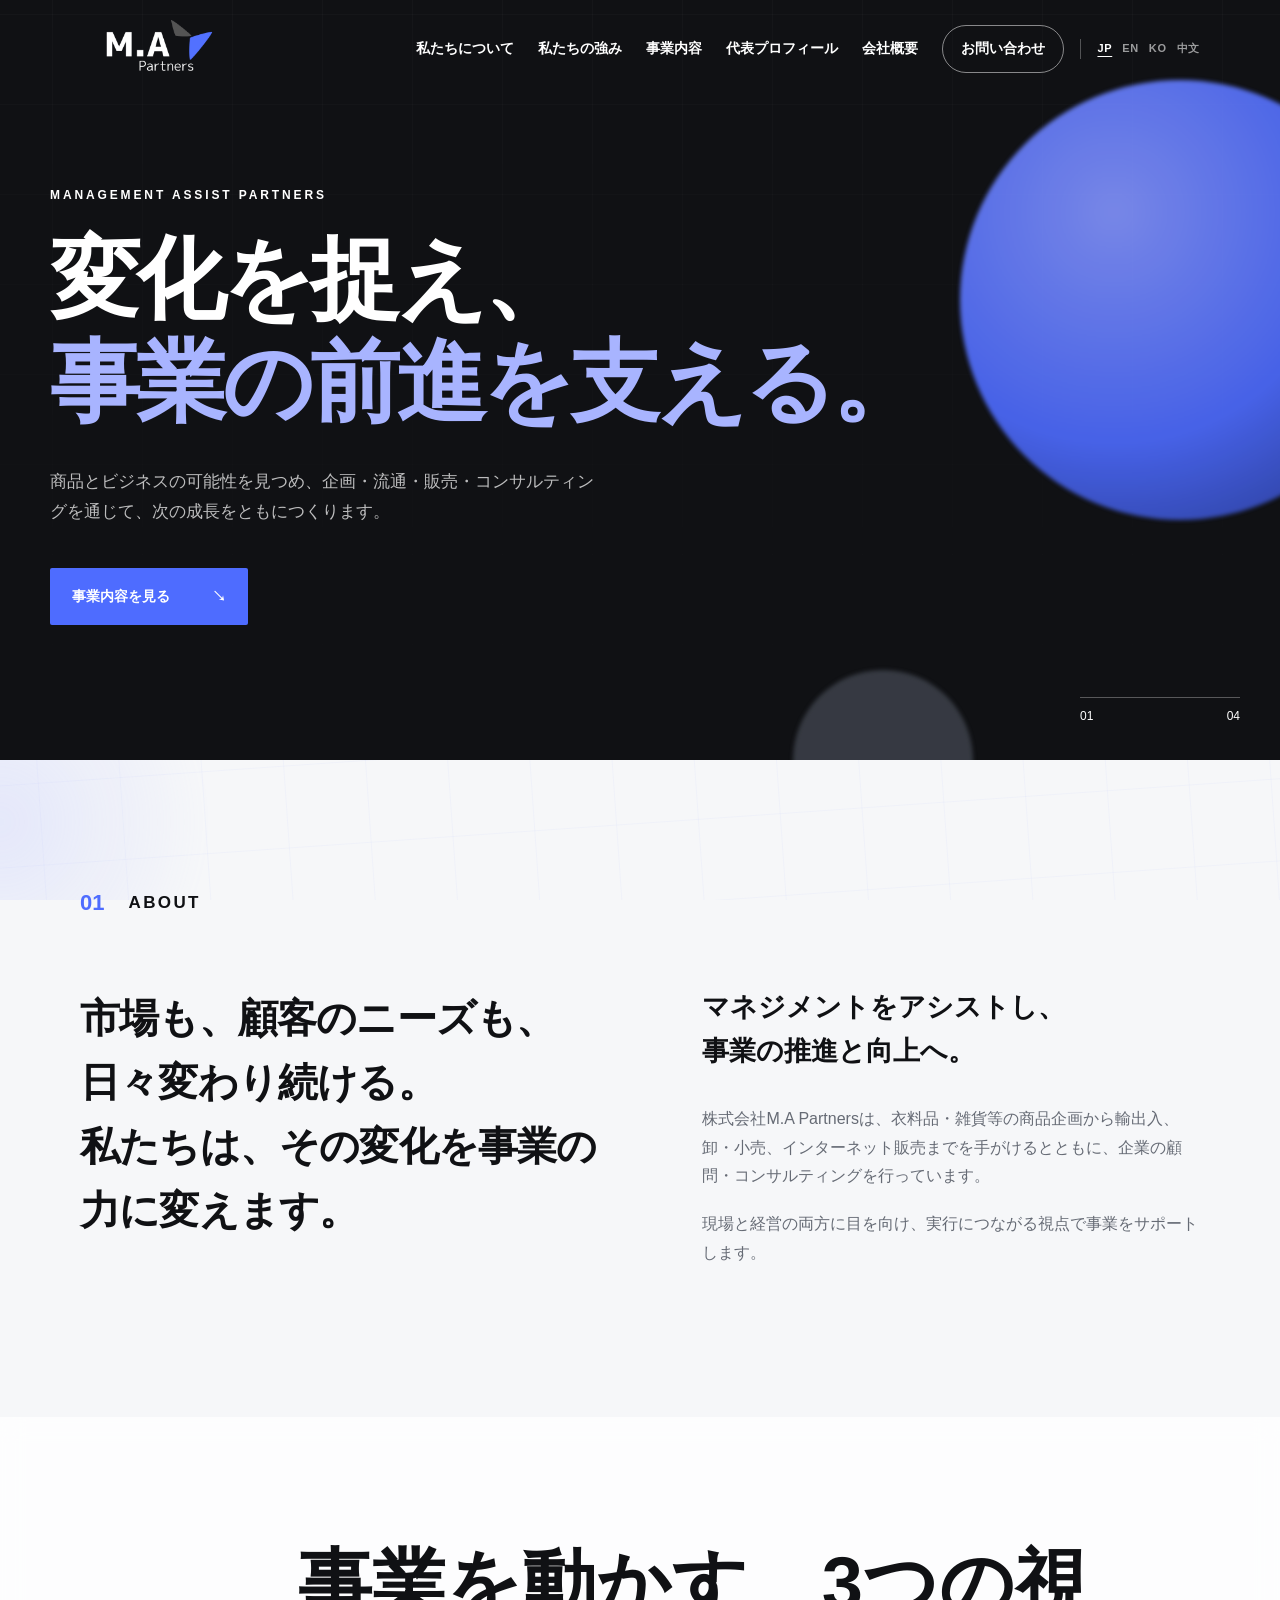
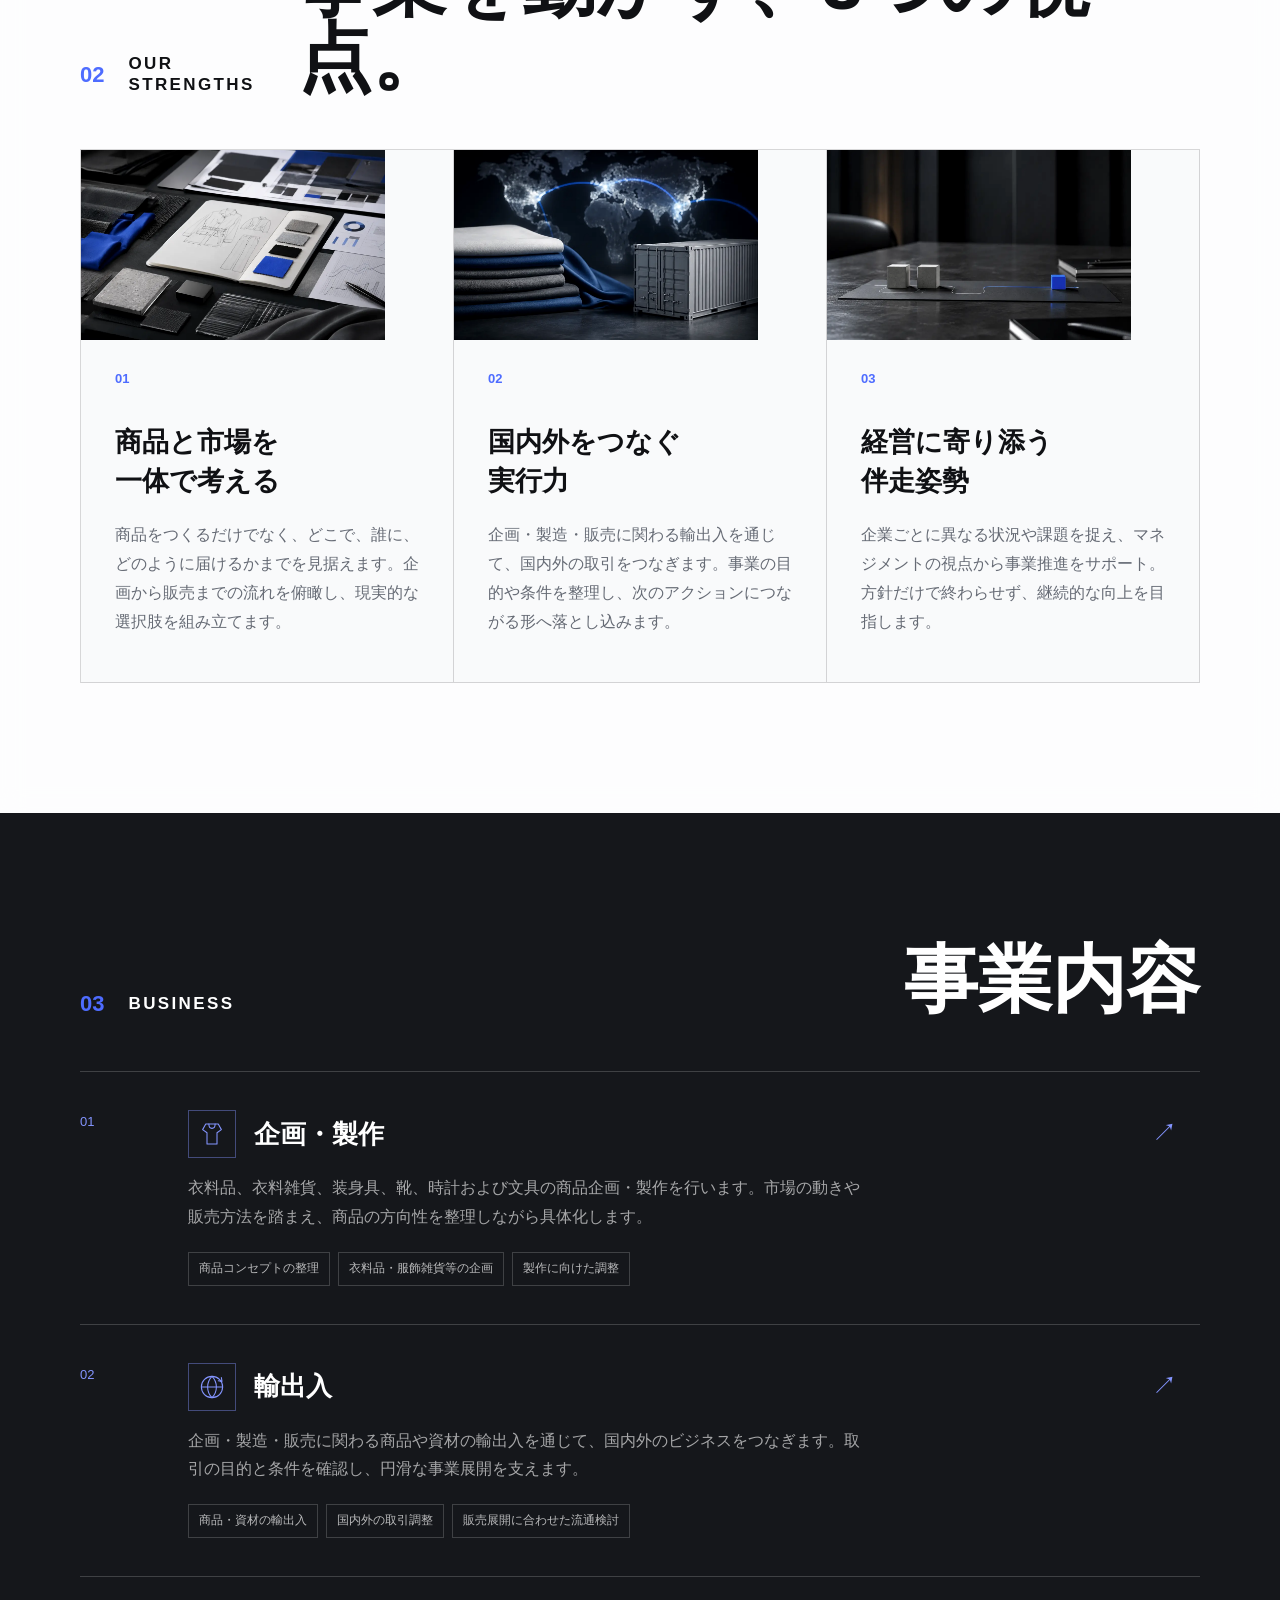
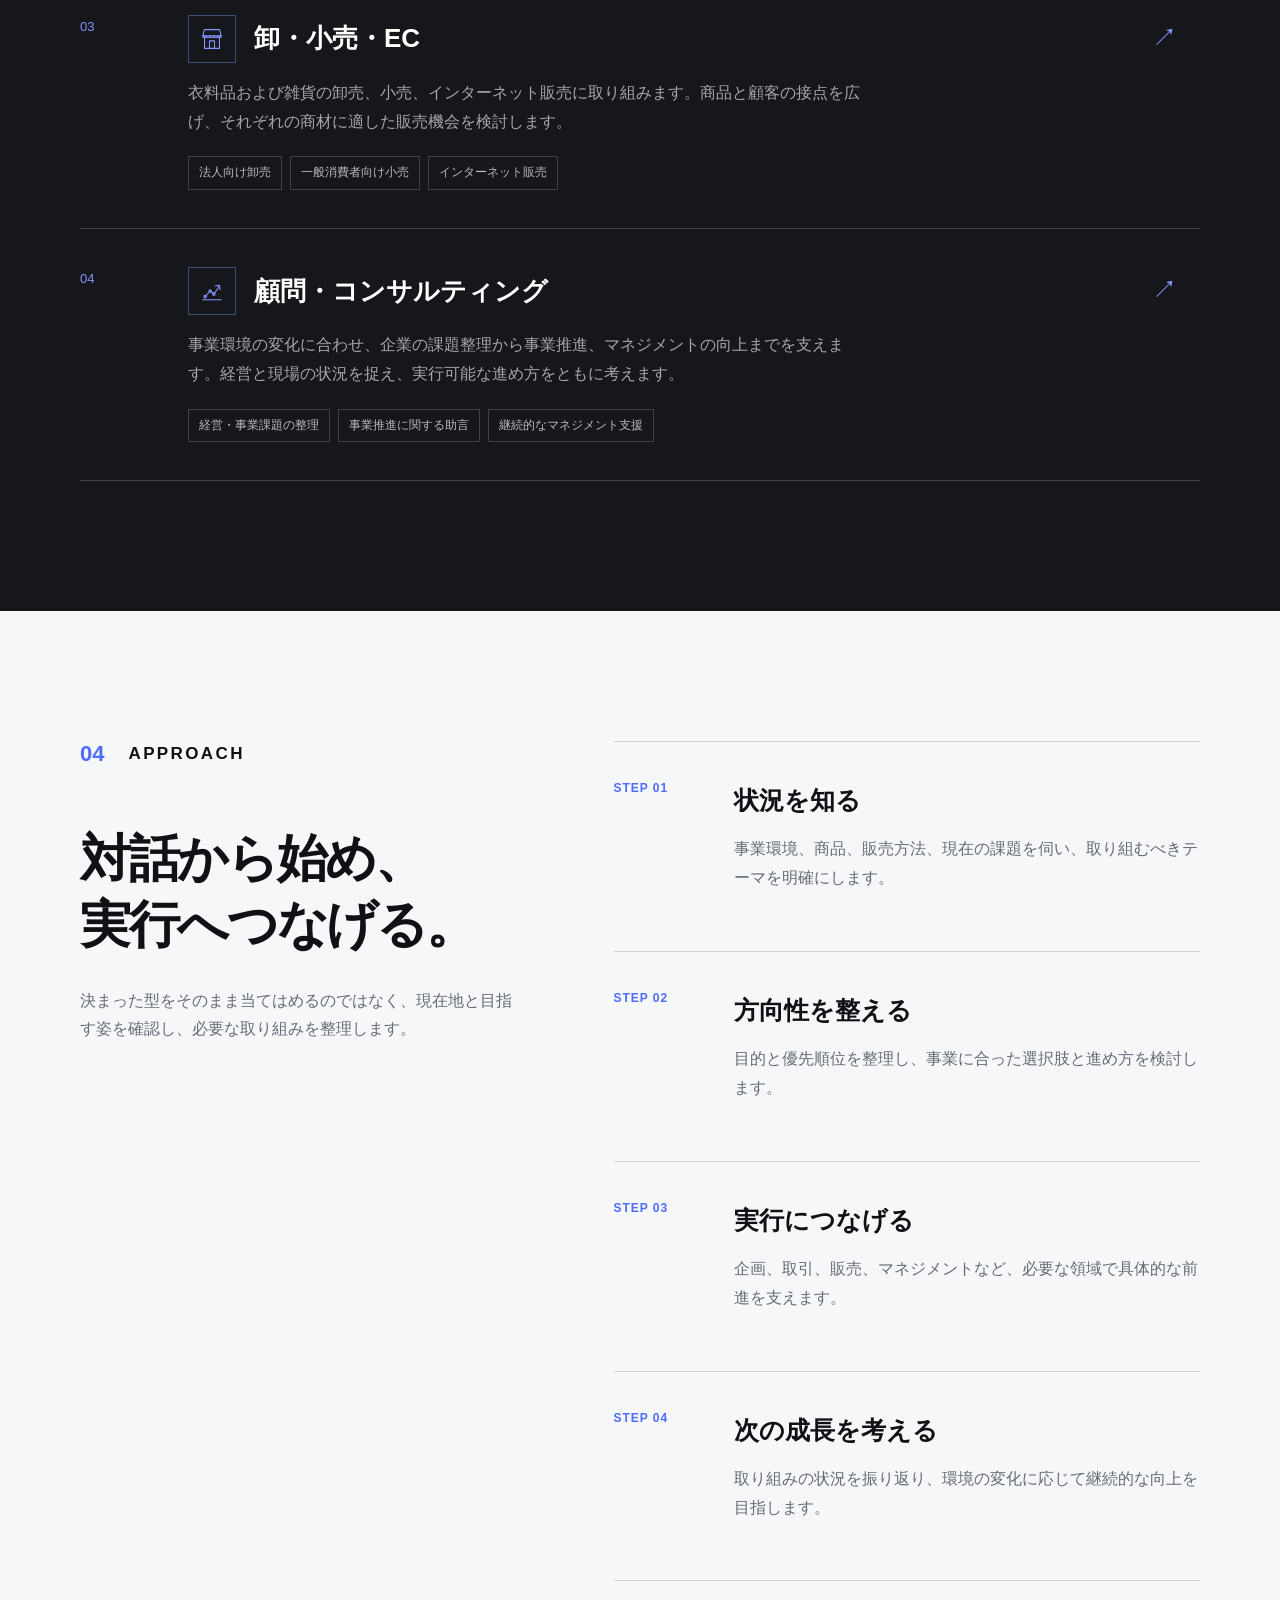
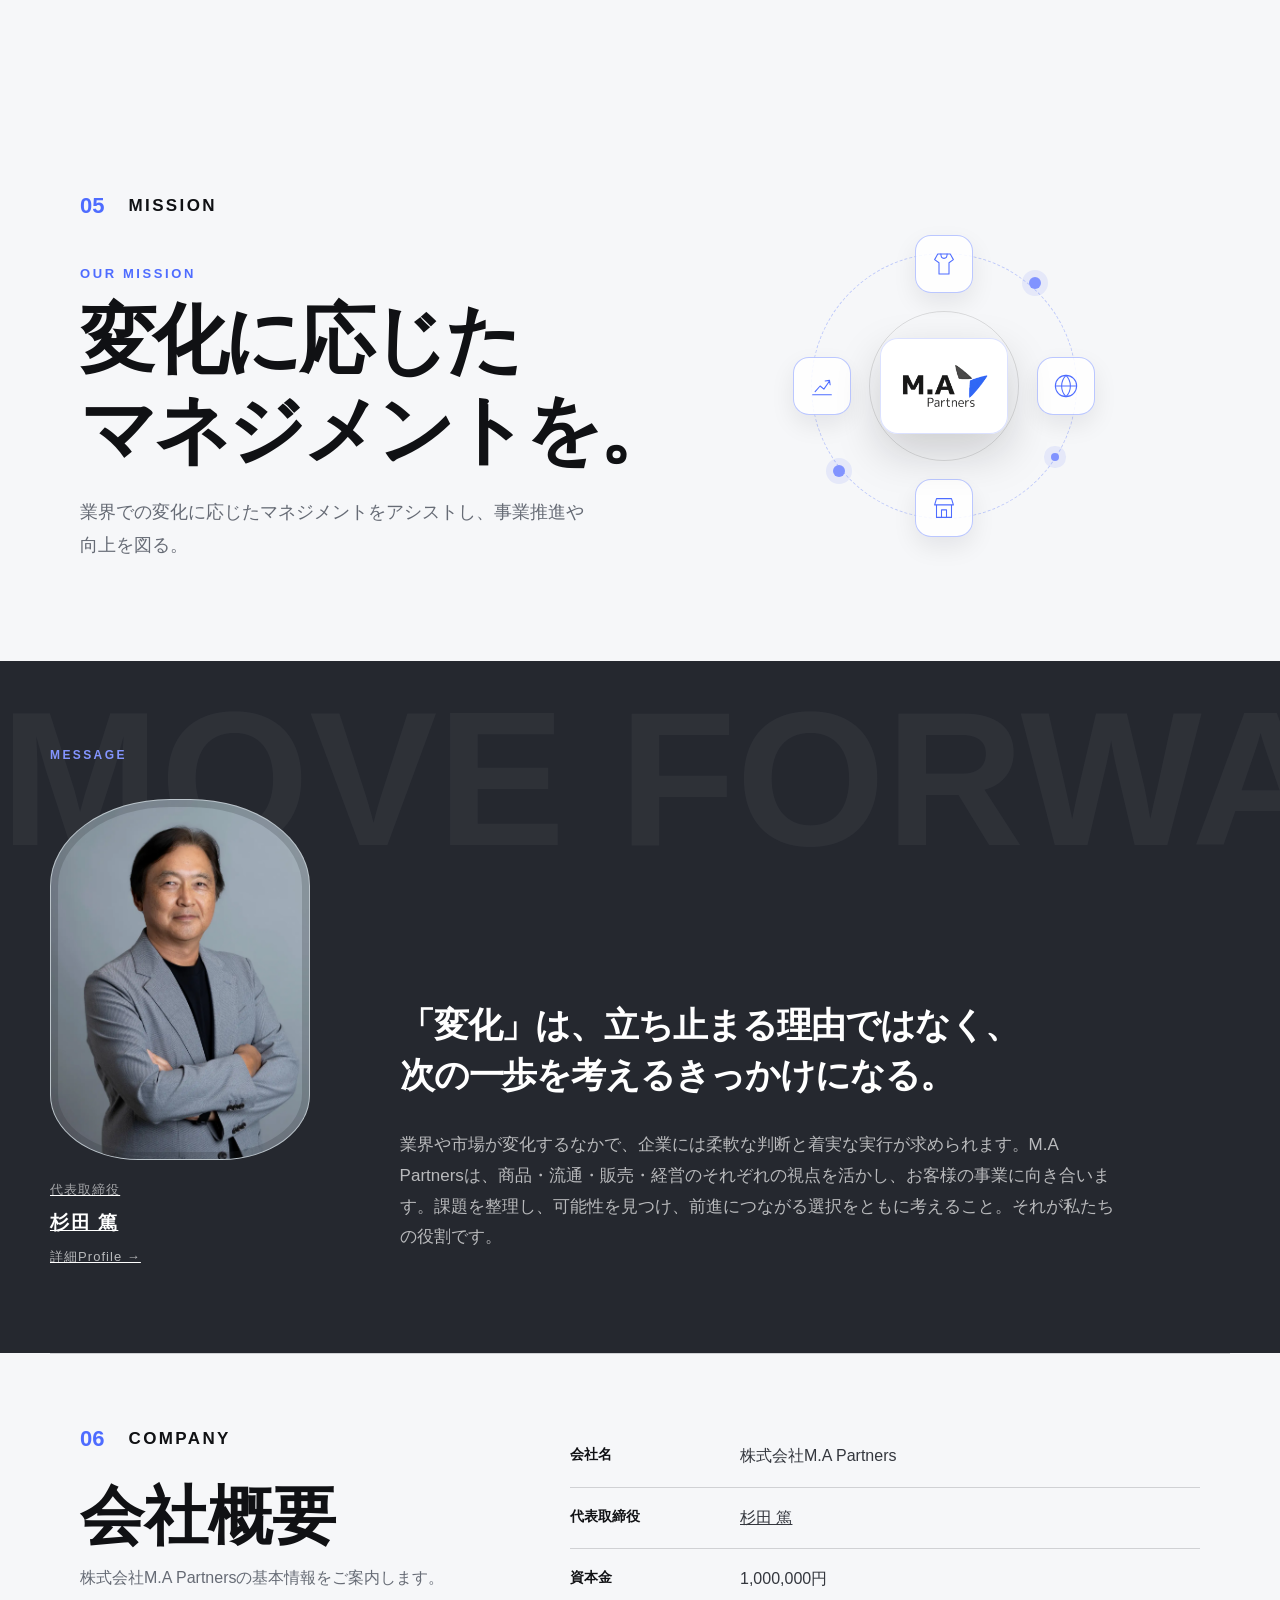
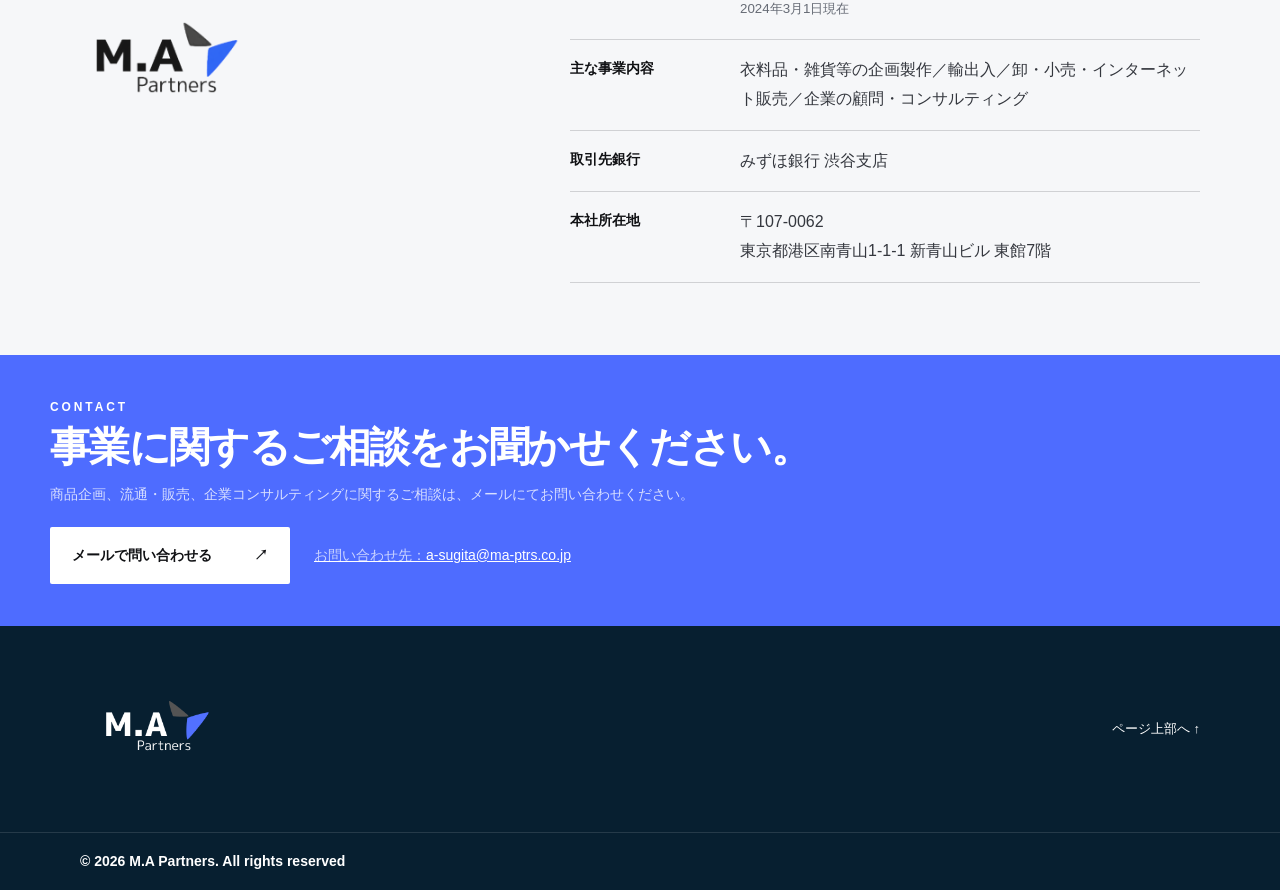
<file: index.html>
<!doctype html>
<html lang="ja">
<head>
  <!-- Google tag (gtag.js) -->
  <script async src="https://www.googletagmanager.com/gtag/js?id=G-1H1527GLEB"></script>
  <script>
    window.dataLayer = window.dataLayer || [];
    function gtag(){dataLayer.push(arguments);}
    gtag('js', new Date());
    gtag('config', 'G-1H1527GLEB');
  </script>
  <meta charset="utf-8">
  <meta name="viewport" content="width=device-width, initial-scale=1">
  <meta name="description" content="株式会社M.A Partnersは、衣料品・雑貨等の企画製作、輸出入、卸・小売・インターネット販売、企業コンサルティングを行っています。">
  <meta name="theme-color" content="#101114">
  <link rel="icon" href="/favicon.svg?v=4" type="image/svg+xml" sizes="any">
  <link rel="shortcut icon" href="/favicon.svg?v=4" type="image/svg+xml">
  <title>株式会社M.A Partners｜商品企画・輸出入・経営コンサルティング</title>
  <link rel="canonical" href="https://ma-ptrs.co.jp/">
  <meta property="og:type" content="website">
  <meta property="og:title" content="株式会社M.A Partners｜商品企画・輸出入・経営コンサルティング">
  <meta property="og:description" content="株式会社M.A Partnersは、衣料品・雑貨等の企画製作、輸出入、卸・小売・インターネット販売、企業コンサルティングを行っています。">
  <meta property="og:url" content="https://ma-ptrs.co.jp/">
  <meta property="og:site_name" content="株式会社M.A Partners">
  <meta name="twitter:card" content="summary">
  <link rel="alternate" hreflang="ja" href="https://ma-ptrs.co.jp/">
  <link rel="alternate" hreflang="en" href="https://ma-ptrs.co.jp/en/">
  <link rel="alternate" hreflang="ko" href="https://ma-ptrs.co.jp/ko/">
  <link rel="alternate" hreflang="zh-Hans" href="https://ma-ptrs.co.jp/zh/">
  <link rel="alternate" hreflang="x-default" href="https://ma-ptrs.co.jp/">
  <link rel="preload" href="assets/logo-light.png" as="image">
  <link rel="stylesheet" href="style.css">
</head>
<body>
  <a class="skip-link" href="#main">本文へ移動</a>
  <div class="ambient-bg" aria-hidden="true"><span class="ambient-grid"></span><span class="ambient-glow ambient-glow-a"></span><span class="ambient-glow ambient-glow-b"></span></div>
  <header class="site-header" id="top"><div class="header-inner"><a class="brand" href="#top" aria-label="M.A Partners ホーム"><img src="assets/logo-light.png" alt="M.A Partners"></a><button class="menu-button" type="button" aria-expanded="false" aria-controls="site-nav"><span></span><span></span><span></span><span class="sr-only">メニュー</span></button><nav class="site-nav" id="site-nav" aria-label="メインナビゲーション"><a href="#about">私たちについて</a><a href="#strengths">私たちの強み</a><a href="#business">事業内容</a><a href="/atsushi-sugita/">代表プロフィール</a><a href="#company">会社概要</a><a class="nav-contact" href="#contact">お問い合わせ</a><div class="language-switch" aria-label="言語選択"><a class="active" href="/" lang="ja" aria-current="page">JP</a><a href="/en/" lang="en">EN</a><a href="/ko/" lang="ko">KO</a><a href="/zh/" lang="zh-Hans">中文</a></div></nav></div></header>
  <main id="main">
    <section class="hero" aria-labelledby="hero-title"><div class="hero-grid"></div><div class="hero-orb hero-orb-one"></div><div class="hero-orb hero-orb-two"></div><div class="hero-inner"><p class="eyebrow">MANAGEMENT ASSIST PARTNERS</p><h1 id="hero-title"><span>変化を捉え、</span><span>事業の前進を支える。</span></h1><p class="hero-copy">商品とビジネスの可能性を見つめ、企画・流通・販売・コンサルティングを通じて、次の成長をともにつくります。</p><a class="button button-primary" href="#business">事業内容を見る <span aria-hidden="true">↘</span></a></div><div class="hero-index" aria-hidden="true"><span>01</span><span>04</span></div></section>
    <section class="section intro reveal" id="about"><div class="section-label"><span>01</span> ABOUT</div><div class="intro-body"><p class="lead">市場も、顧客のニーズも、日々変わり続ける。<br>私たちは、その変化を事業の力に変えます。</p><div class="intro-copy"><h2>マネジメントをアシストし、<br>事業の推進と向上へ。</h2><p>株式会社M.A Partnersは、衣料品・雑貨等の商品企画から輸出入、卸・小売、インターネット販売までを手がけるとともに、企業の顧問・コンサルティングを行っています。</p><p>現場と経営の両方に目を向け、実行につながる視点で事業をサポートします。</p></div></div></section>
    <section class="section strengths reveal" id="strengths"><div class="section-heading dark-heading"><div class="section-label"><span>02</span> OUR STRENGTHS</div><h2>事業を動かす、3つの視点。</h2></div><div class="strength-grid"><article class="strength-card reveal-child"><img class="strength-image" src="assets/strength-product.webp" alt="商品企画のためのデザイン画と生地サンプル" loading="lazy"><span>01</span><h3>商品と市場を<br>一体で考える</h3><p>商品をつくるだけでなく、どこで、誰に、どのように届けるかまでを見据えます。企画から販売までの流れを俯瞰し、現実的な選択肢を組み立てます。</p></article><article class="strength-card reveal-child"><img class="strength-image" src="assets/strength-global.webp" alt="繊維製品と物流を通じた国内外の取引イメージ" loading="lazy"><span>02</span><h3>国内外をつなぐ<br>実行力</h3><p>企画・製造・販売に関わる輸出入を通じて、国内外の取引をつなぎます。事業の目的や条件を整理し、次のアクションにつながる形へ落とし込みます。</p></article><article class="strength-card reveal-child"><img class="strength-image" src="assets/strength-advisory.webp" alt="企業と並走しながら前進する経営支援のイメージ" loading="lazy"><span>03</span><h3>経営に寄り添う<br>伴走姿勢</h3><p>企業ごとに異なる状況や課題を捉え、マネジメントの視点から事業推進をサポート。方針だけで終わらせず、継続的な向上を目指します。</p></article></div></section>
    <section class="section business reveal" id="business"><div class="section-heading"><div class="section-label light"><span>03</span> BUSINESS</div><h2>事業内容</h2></div><div class="service-list"><article class="service-card"><span class="service-number">01</span><div><div class="service-title"><span class="service-icon" aria-hidden="true"><svg viewBox="0 0 48 48"><path d="M14 8h20l5 9-7 5v18H16V22l-7-5 5-9Z"/><path d="M19 8c0 4 2 7 5 7s5-3 5-7"/></svg></span><h3>企画・製作</h3></div><p>衣料品、衣料雑貨、装身具、靴、時計および文具の商品企画・製作を行います。市場の動きや販売方法を踏まえ、商品の方向性を整理しながら具体化します。</p><ul><li>商品コンセプトの整理</li><li>衣料品・服飾雑貨等の企画</li><li>製作に向けた調整</li></ul></div><span class="service-mark" aria-hidden="true">↗</span></article><article class="service-card"><span class="service-number">02</span><div><div class="service-title"><span class="service-icon" aria-hidden="true"><svg viewBox="0 0 48 48"><circle cx="24" cy="24" r="17"/><path d="M7 24h34M24 7c5 5 7 10 7 17s-2 12-7 17c-5-5-7-10-7-17s2-12 7-17Z"/><path d="m34 14 6 1-1-6"/></svg></span><h3>輸出入</h3></div><p>企画・製造・販売に関わる商品や資材の輸出入を通じて、国内外のビジネスをつなぎます。取引の目的と条件を確認し、円滑な事業展開を支えます。</p><ul><li>商品・資材の輸出入</li><li>国内外の取引調整</li><li>販売展開に合わせた流通検討</li></ul></div><span class="service-mark" aria-hidden="true">↗</span></article><article class="service-card"><span class="service-number">03</span><div><div class="service-title"><span class="service-icon" aria-hidden="true"><svg viewBox="0 0 48 48"><path d="M9 19h30l-3-10H12L9 19Z"/><path d="M12 19v20h24V19M20 39V27h8v12"/><path d="M9 19c0 4 6 4 6 0 0 4 6 4 6 0 0 4 6 4 6 0 0 4 6 4 6 0 0 4 6 4 6 0"/></svg></span><h3>卸・小売・EC</h3></div><p>衣料品および雑貨の卸売、小売、インターネット販売に取り組みます。商品と顧客の接点を広げ、それぞれの商材に適した販売機会を検討します。</p><ul><li>法人向け卸売</li><li>一般消費者向け小売</li><li>インターネット販売</li></ul></div><span class="service-mark" aria-hidden="true">↗</span></article><article class="service-card"><span class="service-number">04</span><div><div class="service-title"><span class="service-icon" aria-hidden="true"><svg viewBox="0 0 48 48"><path d="M9 38h30M13 33l8-9 6 5 9-13"/><path d="m29 16 7-1 1 7"/><circle cx="13" cy="33" r="2"/><circle cx="21" cy="24" r="2"/><circle cx="27" cy="29" r="2"/></svg></span><h3>顧問・コンサルティング</h3></div><p>事業環境の変化に合わせ、企業の課題整理から事業推進、マネジメントの向上までを支えます。経営と現場の状況を捉え、実行可能な進め方をともに考えます。</p><ul><li>経営・事業課題の整理</li><li>事業推進に関する助言</li><li>継続的なマネジメント支援</li></ul></div><span class="service-mark" aria-hidden="true">↗</span></article></div></section>
    <section class="section approach reveal" id="approach"><div class="approach-copy"><div class="section-label"><span>04</span> APPROACH</div><h2><span>対話から始め、</span><span>実行へつなげる。</span></h2><p>決まった型をそのまま当てはめるのではなく、現在地と目指す姿を確認し、必要な取り組みを整理します。</p></div><ol class="approach-steps"><li><span>STEP 01</span><div><h3>状況を知る</h3><p>事業環境、商品、販売方法、現在の課題を伺い、取り組むべきテーマを明確にします。</p></div></li><li><span>STEP 02</span><div><h3>方向性を整える</h3><p>目的と優先順位を整理し、事業に合った選択肢と進め方を検討します。</p></div></li><li><span>STEP 03</span><div><h3>実行につなげる</h3><p>企画、取引、販売、マネジメントなど、必要な領域で具体的な前進を支えます。</p></div></li><li><span>STEP 04</span><div><h3>次の成長を考える</h3><p>取り組みの状況を振り返り、環境の変化に応じて継続的な向上を目指します。</p></div></li></ol></section>
    <section class="section mission reveal"><div class="mission-panel"><div class="section-label"><span>05</span> MISSION</div><p class="mission-kicker">OUR MISSION</p><h2><span>変化に応じた</span><span>マネジメントを。</span></h2><p>業界での変化に応じたマネジメントをアシストし、事業推進や向上を図る。</p></div><div class="mission-graphic" aria-hidden="true"><div class="motion-system"><span class="motion-ring motion-ring-outer"></span><span class="motion-ring motion-ring-inner"></span><div class="motion-core"><img src="assets/logo-dark.png" alt=""></div><div class="motion-orbit"><span class="motion-node node-one"><span><svg viewBox="0 0 48 48"><path d="M14 8h20l5 9-7 5v18H16V22l-7-5 5-9Z"/><path d="M19 8c0 4 2 7 5 7s5-3 5-7"/></svg></span></span><span class="motion-node node-two"><span><svg viewBox="0 0 48 48"><circle cx="24" cy="24" r="17"/><path d="M7 24h34M24 7c5 5 7 10 7 17s-2 12-7 17c-5-5-7-10-7-17s2-12 7-17Z"/></svg></span></span><span class="motion-node node-three"><span><svg viewBox="0 0 48 48"><path d="M9 19h30l-3-10H12L9 19ZM12 19v20h24V19M20 39V27h8v12"/></svg></span></span><span class="motion-node node-four"><span><svg viewBox="0 0 48 48"><path d="M9 38h30M13 33l8-9 6 5 9-13m-7 0 7-1 1 7"/></svg></span></span></div><span class="motion-dot dot-one"></span><span class="motion-dot dot-two"></span><span class="motion-dot dot-three"></span></div></div></section>
    <section class="message reveal"><div class="message-track" aria-hidden="true">MOVE FORWARD · MOVE FORWARD ·</div><div class="message-inner"><p class="message-en">MESSAGE</p><div class="message-layout"><div class="message-copy"><blockquote><span>「変化」は、立ち止まる理由ではなく、</span><span>次の一歩を考えるきっかけになる。</span></blockquote><p style="margin-left:0">業界や市場が変化するなかで、企業には柔軟な判断と着実な実行が求められます。M.A Partnersは、商品・流通・販売・経営のそれぞれの視点を活かし、お客様の事業に向き合います。課題を整理し、可能性を見つけ、前進につながる選択をともに考えること。それが私たちの役割です。</p></div><div class="message-portrait"><div class="message-photo-frame"><img src="assets/representative.webp" alt="代表取締役 杉田 篤"></div><figcaption><span>代表取締役</span><strong>杉田 篤</strong><a href="/atsushi-sugita/" aria-label="代表取締役 杉田 篤の詳細プロフィールを見る" style="color:rgba(255,255,255,.68);font-size:13px;letter-spacing:.08em;text-decoration:none;width:max-content">詳細Profile →</a></figcaption></div></div></div></section>
    <section class="section company reveal" id="company"><div class="company-intro"><div class="section-label"><span>06</span> COMPANY</div><h2>会社概要</h2><p>株式会社M.A Partnersの基本情報をご案内します。</p><img class="company-logo" src="assets/logo-dark.png" alt="M.A Partners"></div><dl class="company-table"><div><dt>会社名</dt><dd>株式会社M.A Partners</dd></div><div><dt>代表取締役</dt><dd><a href="/atsushi-sugita/">杉田 篤</a></dd></div><div><dt>資本金</dt><dd>1,000,000円<br><small>2024年3月1日現在</small></dd></div><div><dt>主な事業内容</dt><dd>衣料品・雑貨等の企画製作／輸出入／卸・小売・インターネット販売／企業の顧問・コンサルティング</dd></div><div><dt>取引先銀行</dt><dd>みずほ銀行 渋谷支店</dd></div><div><dt>本社所在地</dt><dd>〒107-0062<br><span class="address-line">東京都港区南青山1-1-1 新青山ビル 東館7階</span></dd></div></dl></section>
    <section class="contact" id="contact"><div class="contact-inner"><div class="contact-title"><p class="eyebrow">CONTACT</p><h2>事業に関するご相談をお聞かせください。</h2><p class="contact-description">商品企画、流通・販売、企業コンサルティングに関するご相談は、メールにてお問い合わせください。</p></div><div class="contact-actions"><a class="button button-light" href="mailto:a-sugita@ma-ptrs.co.jp?subject=M.A%20Partners%E3%81%B8%E3%81%AE%E3%81%8A%E5%95%8F%E3%81%84%E5%90%88%E3%82%8F%E3%81%9B">メールで問い合わせる <span aria-hidden="true">↗</span></a><a class="email" href="mailto:a-sugita@ma-ptrs.co.jp"><span>お問い合わせ先：</span>a-sugita@ma-ptrs.co.jp</a></div></div></section>
  </main>
  <footer class="site-footer"><div class="footer-main"><img src="assets/logo-light.png" alt="M.A Partners"><a href="#top">ページ上部へ ↑</a></div><div class="footer-copyright">© 2026 M.A Partners. All rights reserved</div></footer><script src="script.js"></script>
</body>
</html>
</file>
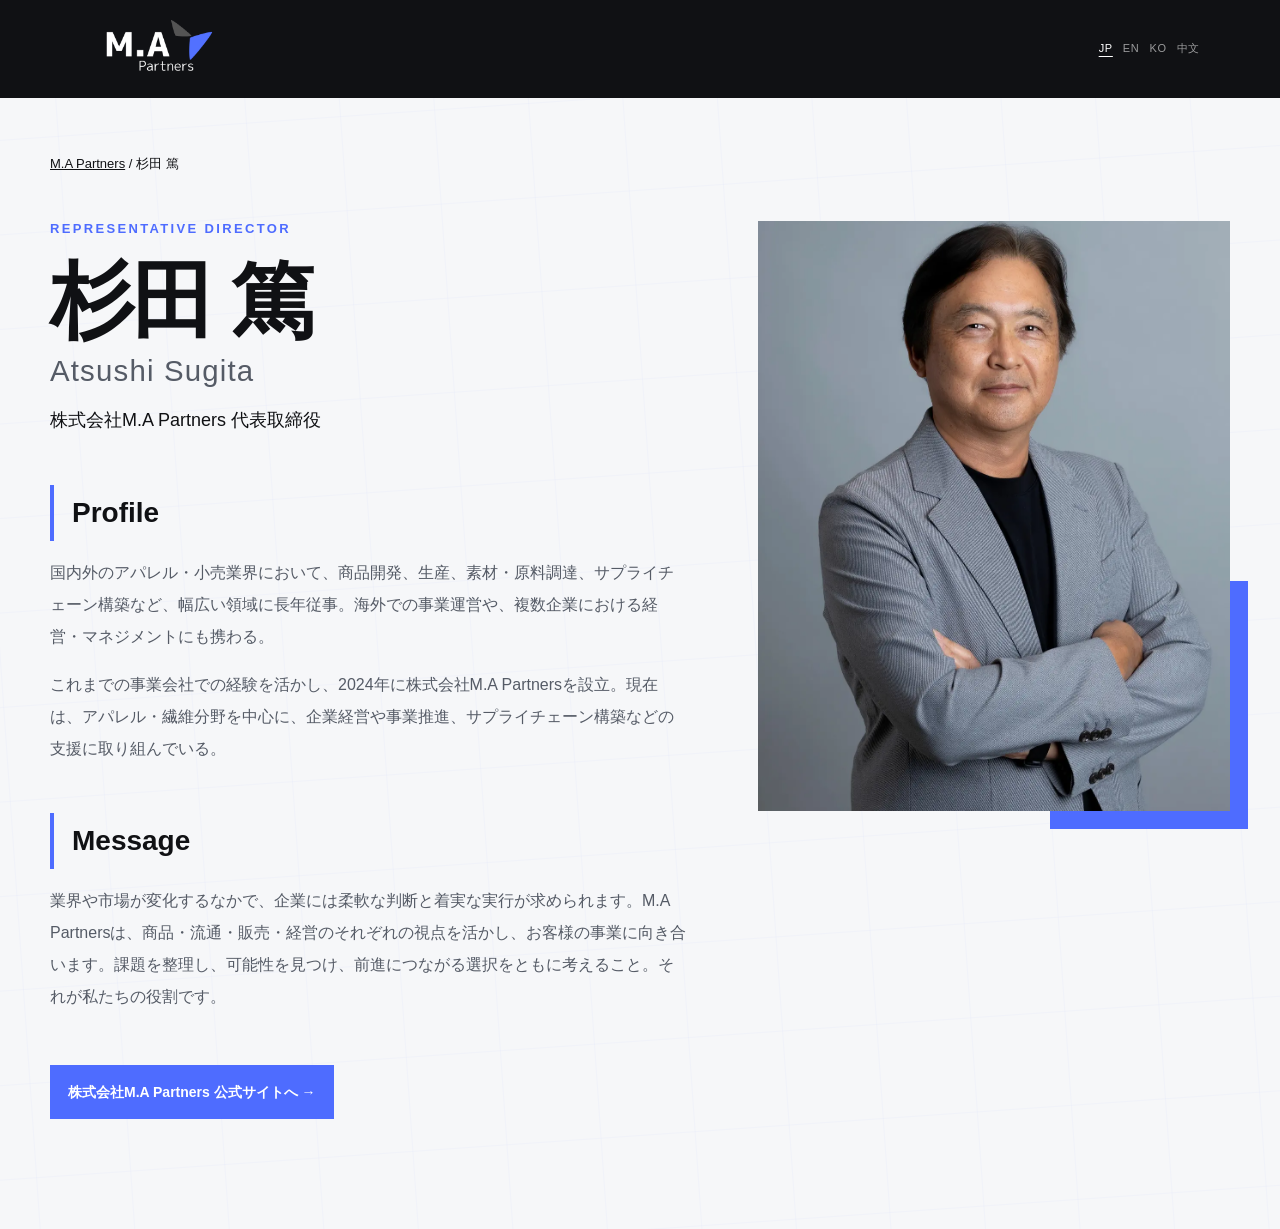
<file: atsushi-sugita/index.html>
<!doctype html><html lang="ja"><head><meta charset="utf-8"><meta name="viewport" content="width=device-width,initial-scale=1"><title>杉田 篤（Atsushi Sugita）｜株式会社M.A Partners 代表取締役</title><meta name="description" content="株式会社M.A Partners 代表取締役 杉田 篤（Atsushi Sugita）のプロフィール。国内外のアパレル・小売業界において、商品開発、生産、素材・原料調達、サプライチェーン構築など幅広い領域に従事。"><meta name="robots" content="index,follow,max-image-preview:large,max-snippet:-1,max-video-preview:-1"><link rel="canonical" href="https://ma-ptrs.co.jp/atsushi-sugita/"><link rel="alternate" hreflang="ja" href="https://ma-ptrs.co.jp/atsushi-sugita/"><link rel="alternate" hreflang="en" href="https://ma-ptrs.co.jp/en/atsushi-sugita/"><link rel="alternate" hreflang="ko" href="https://ma-ptrs.co.jp/ko/atsushi-sugita/"><link rel="alternate" hreflang="zh-Hans" href="https://ma-ptrs.co.jp/zh/atsushi-sugita/"><link rel="alternate" hreflang="x-default" href="https://ma-ptrs.co.jp/atsushi-sugita/"><link rel="icon" href="/favicon.svg" type="image/svg+xml" sizes="any"><link rel="shortcut icon" href="/favicon.svg"><meta property="og:type" content="profile"><meta property="og:title" content="杉田 篤（Atsushi Sugita）｜株式会社M.A Partners 代表取締役"><meta property="og:description" content="株式会社M.A Partners 代表取締役 杉田 篤（Atsushi Sugita）のプロフィールページです。"><meta property="og:url" content="https://ma-ptrs.co.jp/atsushi-sugita/"><meta property="og:site_name" content="株式会社M.A Partners"><meta name="twitter:card" content="summary"><link rel="stylesheet" href="../style.css"><script type="application/ld+json">{"@context":"https://schema.org","@type":"Person","name":"杉田 篤","alternateName":"Atsushi Sugita","url":"https://ma-ptrs.co.jp/atsushi-sugita/","image":"https://ma-ptrs.co.jp/assets/representative.webp","jobTitle":"代表取締役","description":"国内外のアパレル・小売業界において、商品開発、生産、素材・原料調達、サプライチェーン構築など幅広い領域に長年従事。海外での事業運営や複数企業における経営・マネジメントにも携わる。","worksFor":{"@type":"Organization","name":"株式会社M.A Partners","url":"https://ma-ptrs.co.jp/"}}</script><style>body{background:#f6f7f9}.profile-page{min-height:100vh;color:#101114;background:#f6f7f9;position:relative;overflow:hidden}.profile-page:before{content:"";position:absolute;inset:0;pointer-events:none;opacity:.28;background-image:linear-gradient(rgba(78,108,255,.10) 1px,transparent 1px),linear-gradient(90deg,rgba(78,108,255,.10) 1px,transparent 1px);background-size:82px 82px;transform:rotate(-4deg) scale(1.15)}.profile-header{height:98px;background:#101114;position:relative;z-index:2}.profile-header-inner{max-width:1180px;height:98px;padding:0 30px;margin:auto;display:flex;align-items:center;justify-content:space-between}.profile-logo,.profile-logo img{display:block;width:154px;height:auto}.profile-lang{display:flex;align-items:center;gap:10px;font-size:11px;letter-spacing:.06em}.profile-lang a{color:rgba(255,255,255,.58);text-decoration:none}.profile-lang a.active{color:#fff;text-decoration:underline;text-underline-offset:4px}.profile-wrap{width:min(1180px,calc(100% - 60px));margin:0 auto;padding:54px 0 110px;position:relative;z-index:1}.profile-breadcrumb{font-size:13px;margin:0 0 42px}.profile-breadcrumb a{color:inherit}.profile-grid{display:grid;grid-template-columns:minmax(0,1.15fr) minmax(300px,.85fr);gap:70px;align-items:start}.profile-kicker{font-size:13px;letter-spacing:.18em;font-weight:700;margin:0 0 18px;color:#4e6cff}.profile-title{font-size:clamp(42px,7vw,84px);line-height:1.02;letter-spacing:-.04em;margin:0 0 18px}.profile-title span{display:block;font-size:.35em;letter-spacing:.04em;margin-top:12px;font-weight:500;color:#555b66}.profile-role{font-size:18px;margin:0 0 38px}.profile-copy{font-size:16px;line-height:2;max-width:680px}.profile-copy p{color:#555b66}.profile-copy h2{font-size:28px;margin:48px 0 16px;padding-left:18px;border-left:4px solid #4e6cff}.profile-photo{position:relative;margin-top:4px}.profile-photo:after{content:"";position:absolute;right:-18px;bottom:-18px;width:42%;height:42%;background:#4e6cff;z-index:-1}.profile-photo img{width:100%;display:block;aspect-ratio:4/5;object-fit:cover;position:relative;z-index:1}.profile-back{display:inline-flex;margin-top:36px;padding:13px 18px;background:#4e6cff;color:#fff;text-decoration:none;font-size:14px;font-weight:700}@media(max-width:760px){.profile-header,.profile-header-inner{height:72px}.profile-header-inner{padding:0 20px}.profile-logo,.profile-logo img{width:130px}.profile-wrap{width:calc(100% - 40px);padding:36px 0 72px}.profile-breadcrumb{margin-bottom:34px}.profile-grid{grid-template-columns:1fr;gap:42px}.profile-photo{order:-1;margin:0 14px 10px 0}.profile-photo:after{right:-12px;bottom:-12px}.profile-title{font-size:48px}}</style></head><body><main class="profile-page"><header class="profile-header"><div class="profile-header-inner"><a class="profile-logo" href="/" aria-label="M.A Partners ホームへ"><img src="../assets/logo-light.png" alt="M.A Partners"></a><div class="profile-lang" aria-label="言語選択"><a class="active" href="/atsushi-sugita/" lang="ja">JP</a><a href="/en/atsushi-sugita/" lang="en">EN</a><a href="/ko/atsushi-sugita/" lang="ko">KO</a><a href="/zh/atsushi-sugita/" lang="zh-Hans">中文</a></div></div></header><div class="profile-wrap"><nav class="profile-breadcrumb" aria-label="パンくず"><a href="/">M.A Partners</a> / 杉田 篤</nav><div class="profile-grid"><article><p class="profile-kicker">REPRESENTATIVE DIRECTOR</p><h1 class="profile-title">杉田 篤<span>Atsushi Sugita</span></h1><p class="profile-role">株式会社M.A Partners 代表取締役</p><div class="profile-copy"><h2>Profile</h2><p>国内外のアパレル・小売業界において、商品開発、生産、素材・原料調達、サプライチェーン構築など、幅広い領域に長年従事。海外での事業運営や、複数企業における経営・マネジメントにも携わる。</p><p>これまでの事業会社での経験を活かし、2024年に株式会社M.A Partnersを設立。現在は、アパレル・繊維分野を中心に、企業経営や事業推進、サプライチェーン構築などの支援に取り組んでいる。</p><h2>Message</h2><p>業界や市場が変化するなかで、企業には柔軟な判断と着実な実行が求められます。M.A Partnersは、商品・流通・販売・経営のそれぞれの視点を活かし、お客様の事業に向き合います。課題を整理し、可能性を見つけ、前進につながる選択をともに考えること。それが私たちの役割です。</p><a class="profile-back" href="/">株式会社M.A Partners 公式サイトへ →</a></div></article><aside class="profile-photo"><img src="../assets/representative.webp" alt="株式会社M.A Partners 代表取締役 杉田 篤（Atsushi Sugita）"></aside></div></div></main></body></html>
</file>
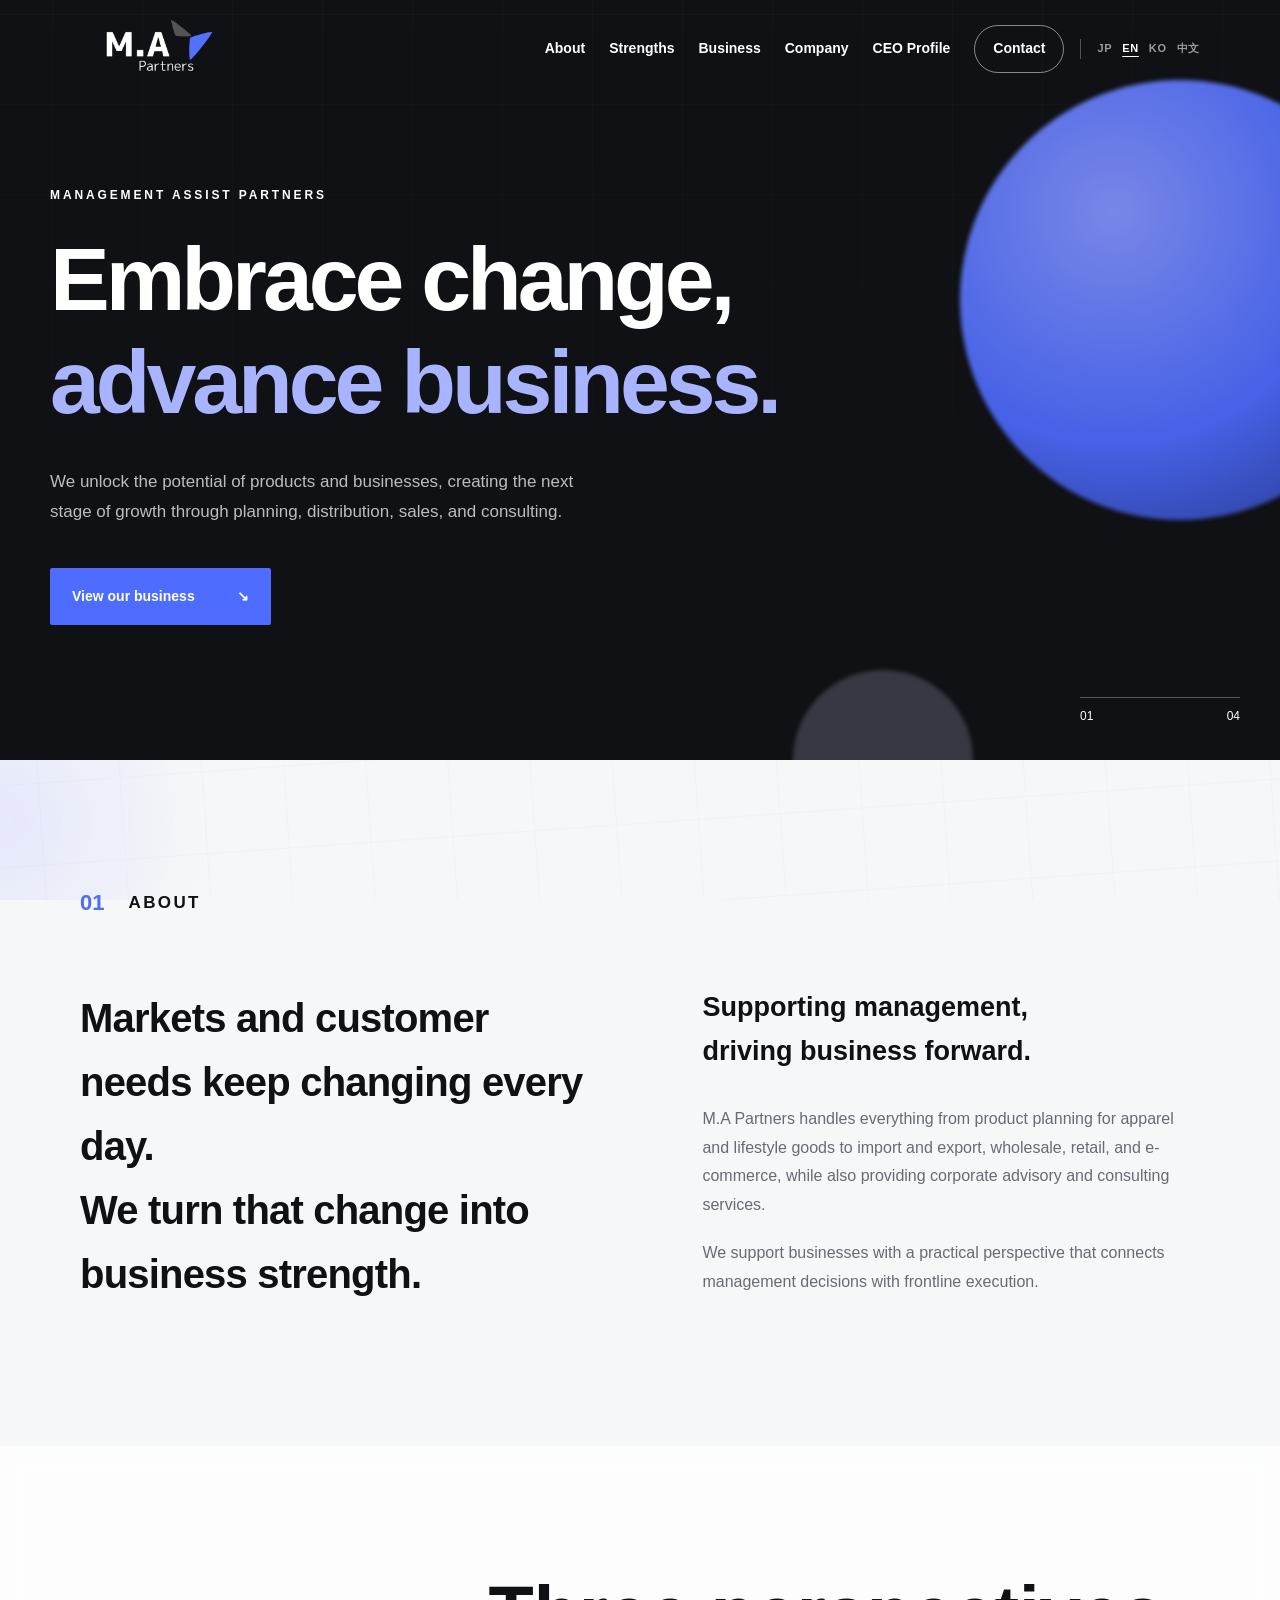
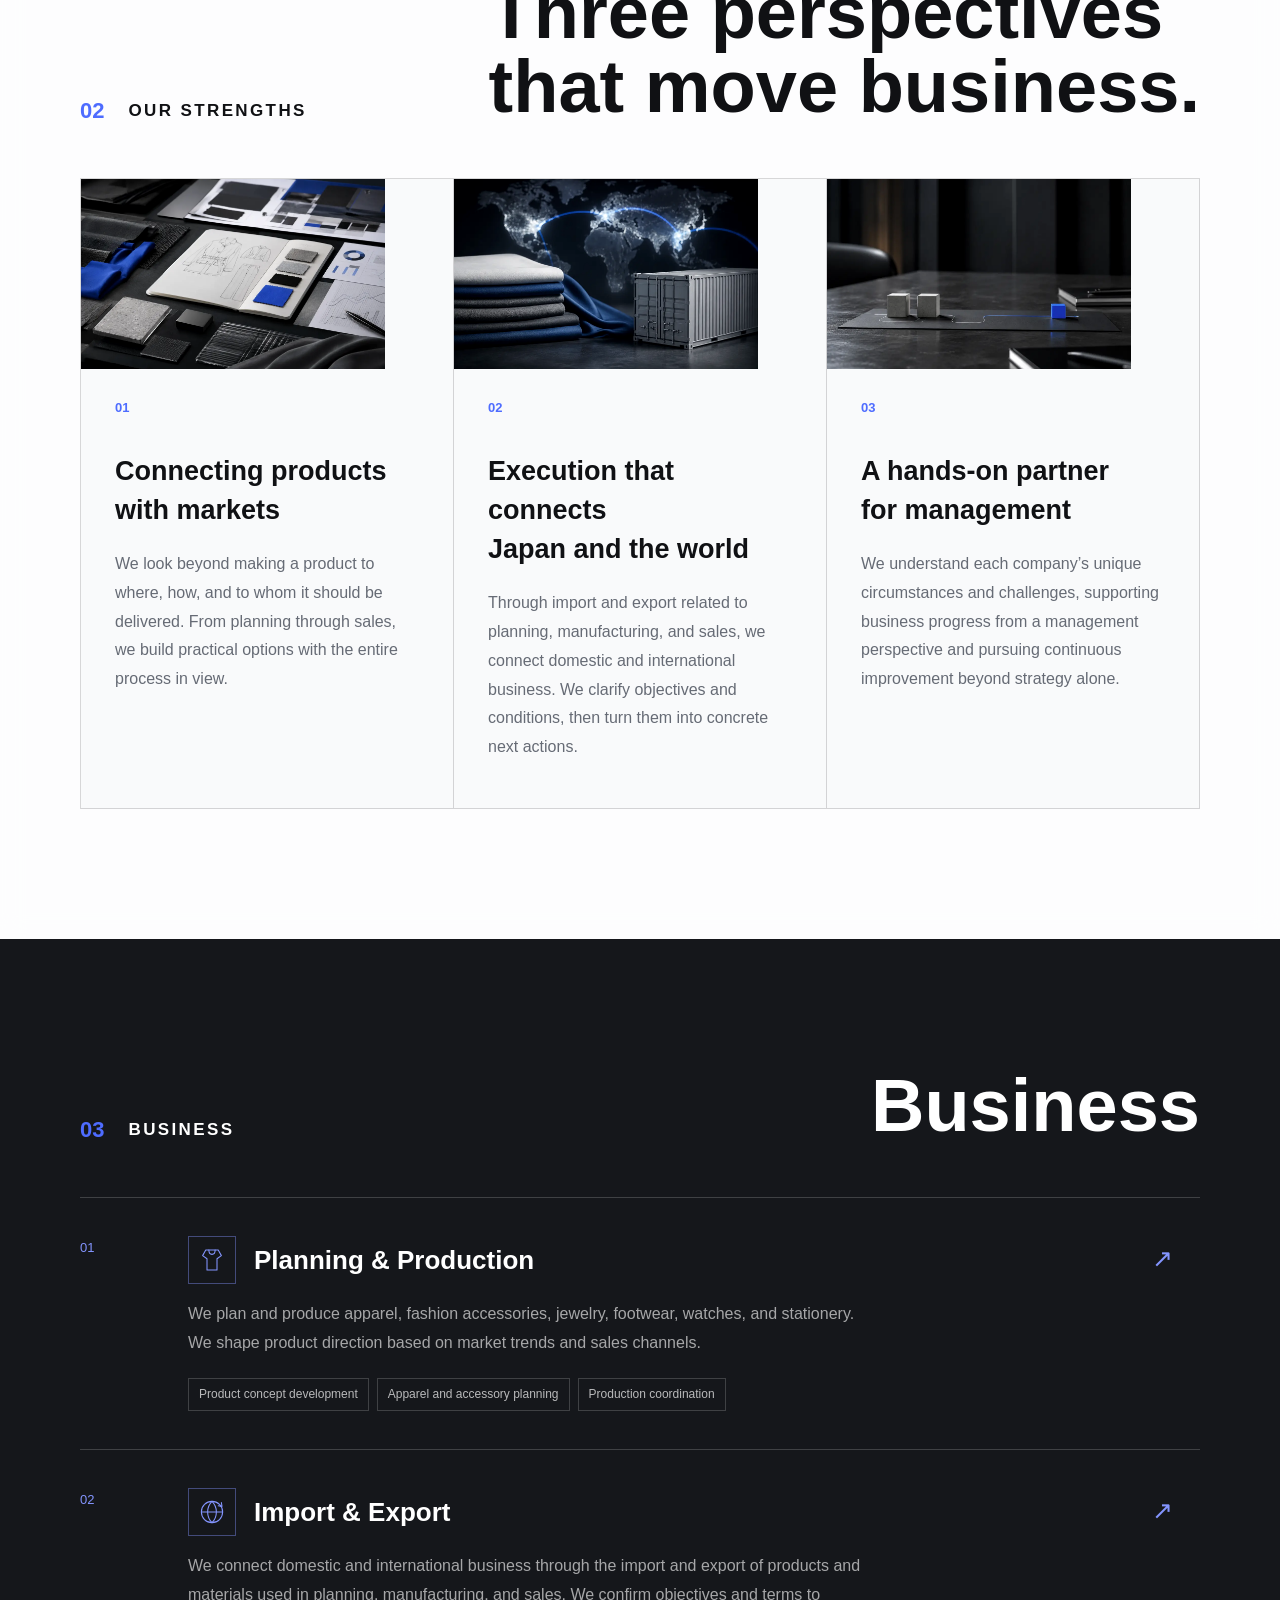
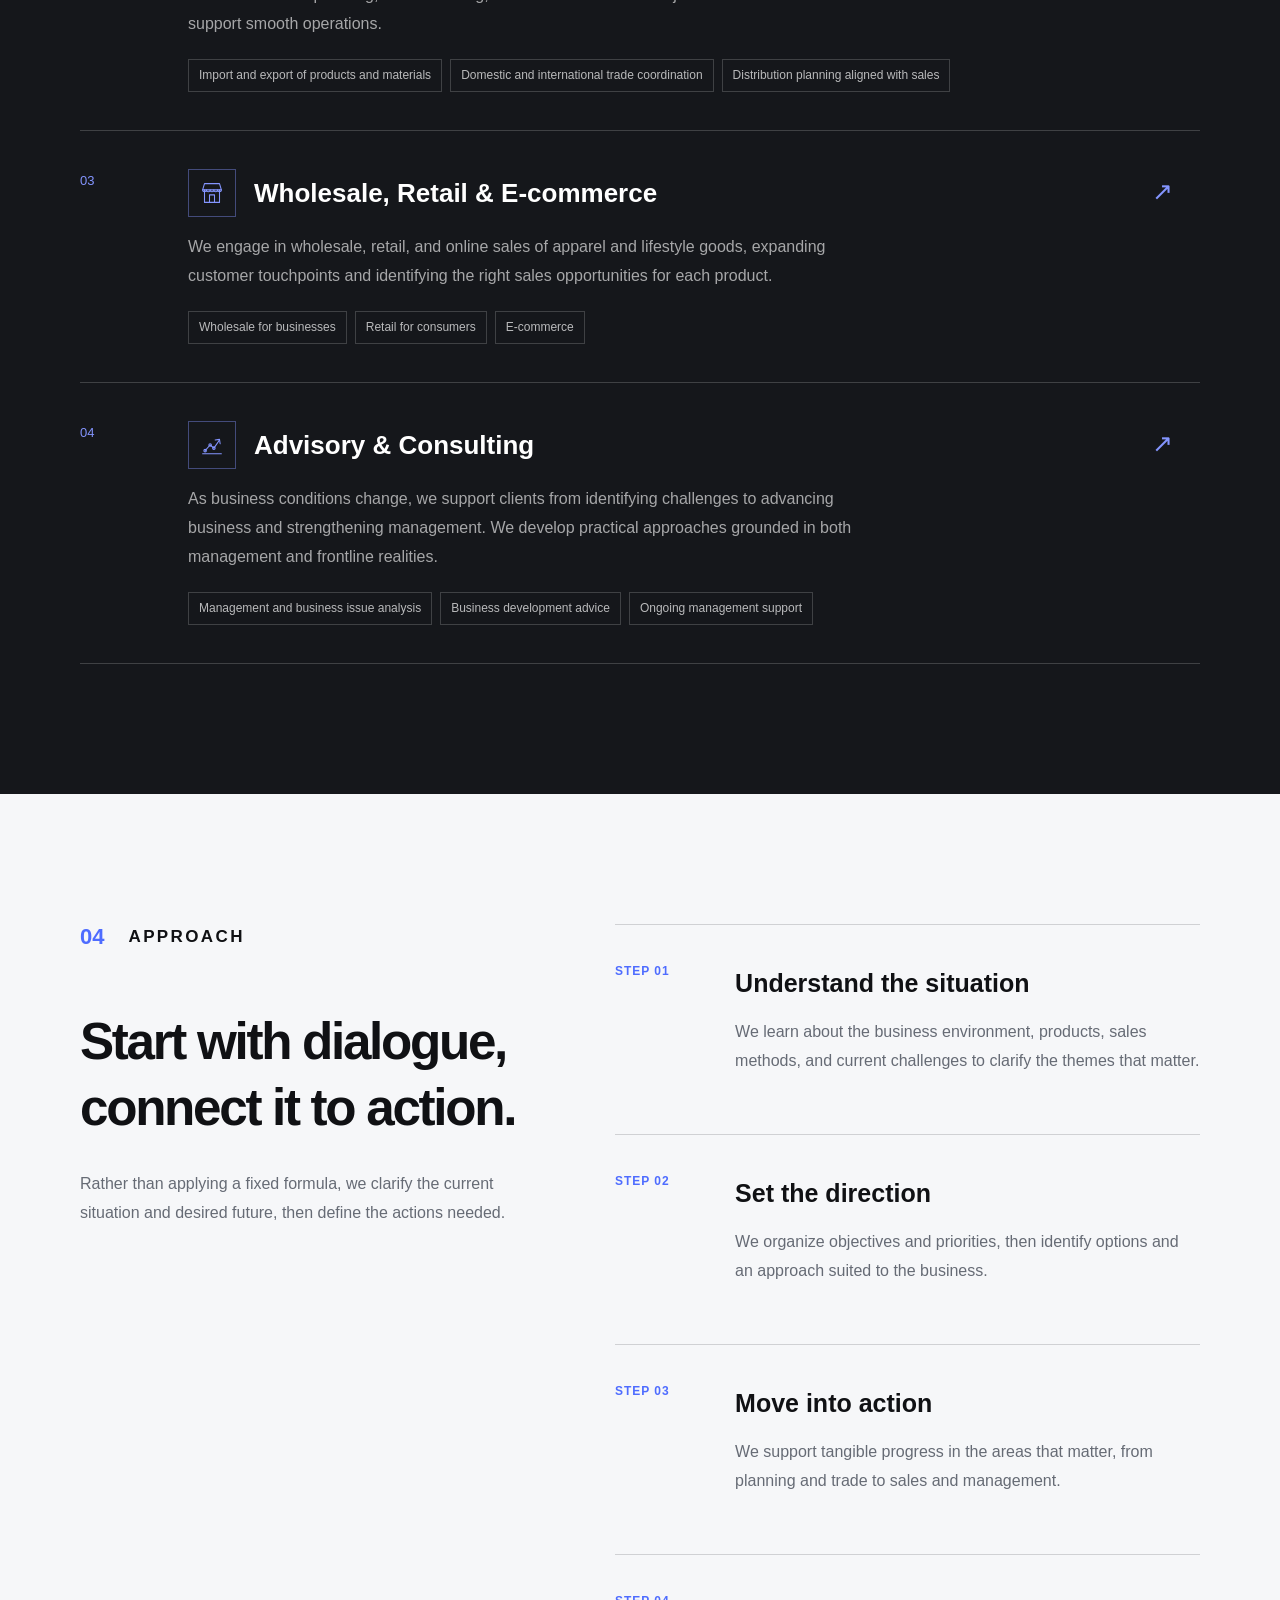
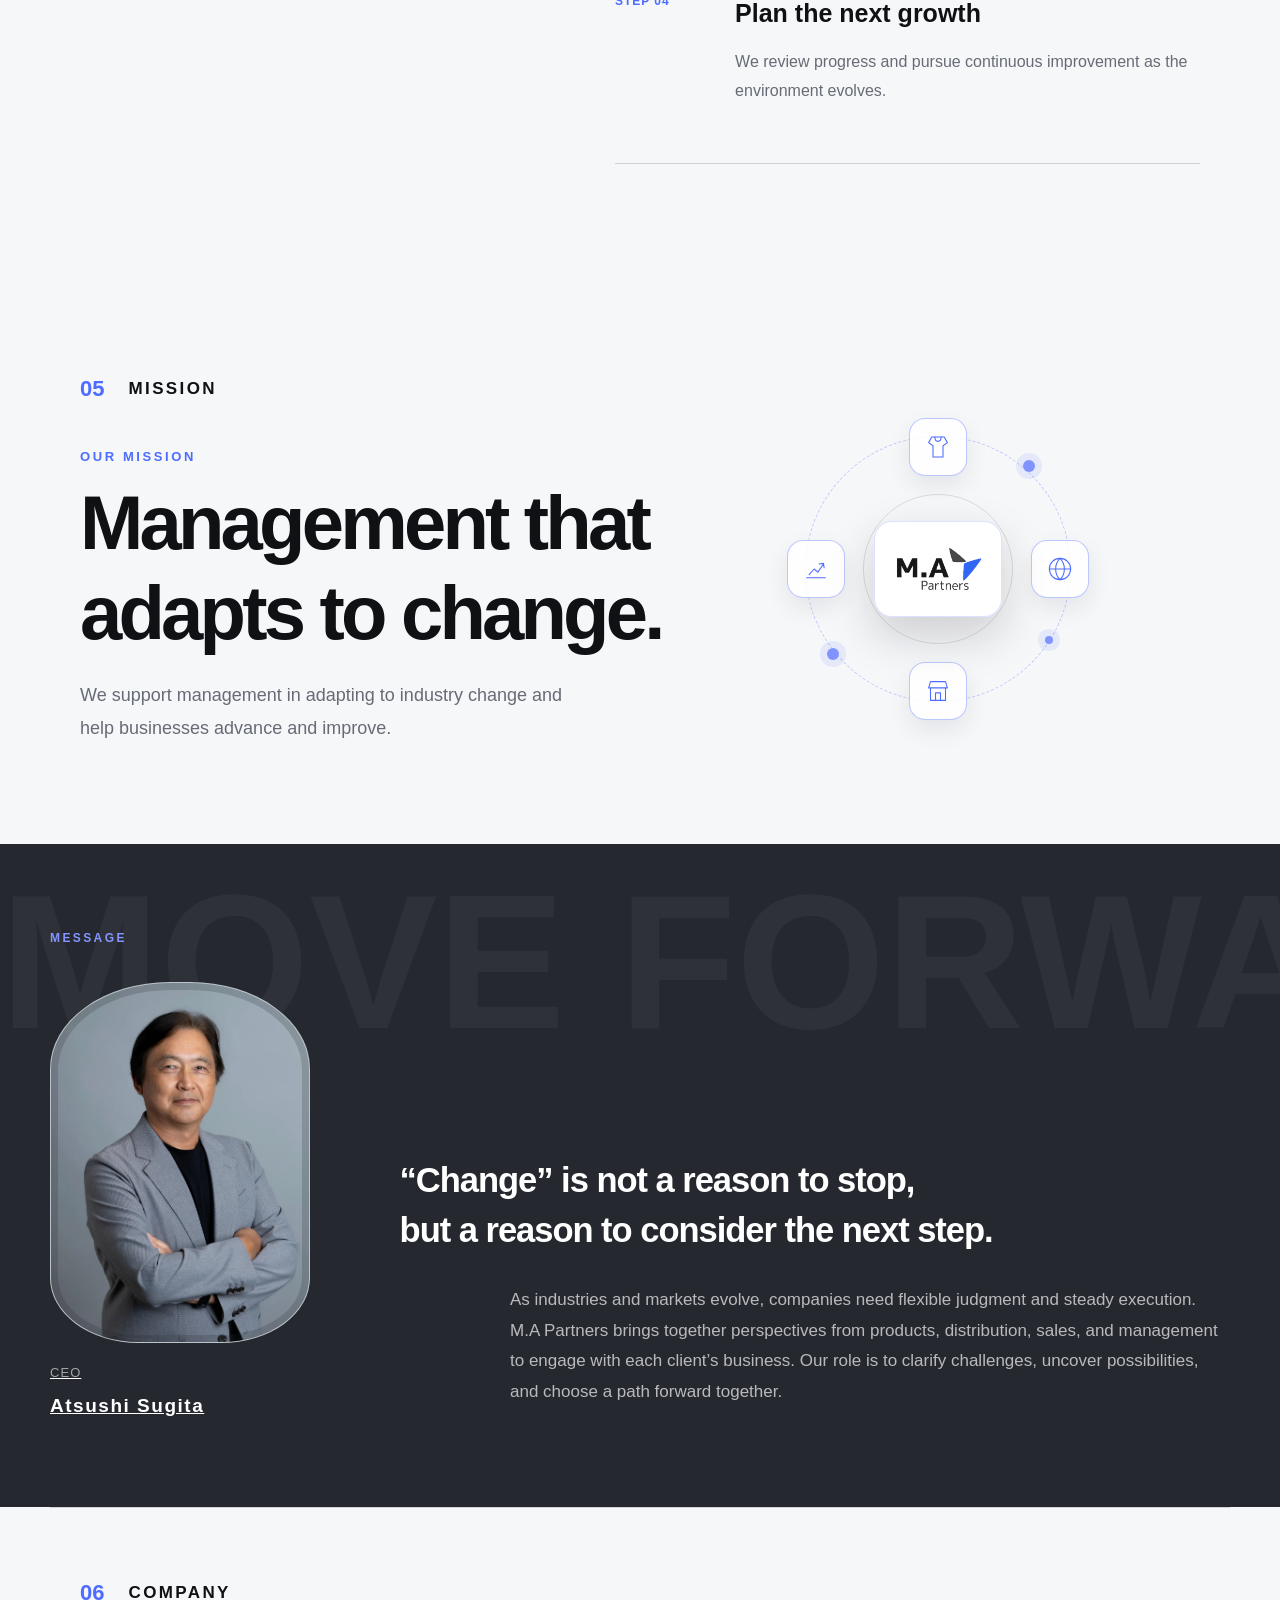
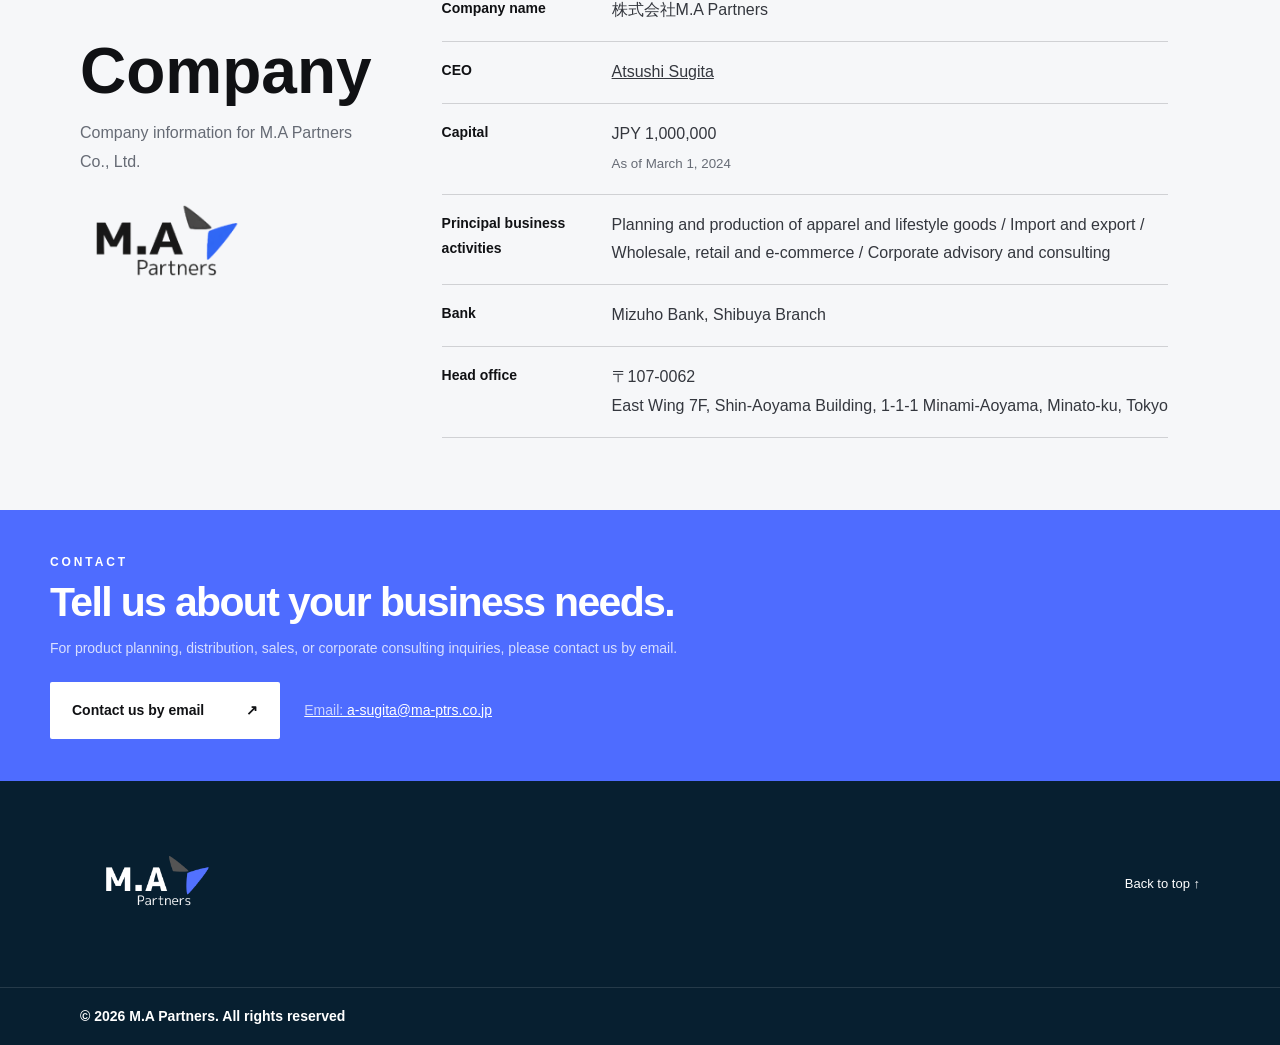
<file: en/index.html>
<!doctype html>
<html lang="en">
<head>
  <!-- Google tag (gtag.js) -->
  <script async src="https://www.googletagmanager.com/gtag/js?id=G-1H1527GLEB"></script>
  <script>
    window.dataLayer = window.dataLayer || [];
    function gtag(){dataLayer.push(arguments);}
    gtag('js', new Date());
    gtag('config', 'G-1H1527GLEB');
  </script>
  <meta charset="utf-8">
  <meta name="viewport" content="width=device-width, initial-scale=1">
  <meta name="description" content="M.A Partners provides product planning and production, import and export, wholesale, retail, e-commerce, and corporate consulting services.">
  <meta name="theme-color" content="#101114">
  <link rel="icon" href="/favicon.svg?v=4" type="image/svg+xml" sizes="any">
  <link rel="shortcut icon" href="/favicon.svg?v=4" type="image/svg+xml">
  <title>M.A Partners Co., Ltd.</title>
  <link rel="alternate" hreflang="ja" href="https://ma-ptrs.co.jp/">
  <link rel="alternate" hreflang="en" href="https://ma-ptrs.co.jp/en/">
  <link rel="alternate" hreflang="ko" href="https://ma-ptrs.co.jp/ko/">
  <link rel="alternate" hreflang="zh-Hans" href="https://ma-ptrs.co.jp/zh/">
  <link rel="alternate" hreflang="x-default" href="https://ma-ptrs.co.jp/">
  <link rel="preload" href="../assets/logo-light.png" as="image">
  <link rel="stylesheet" href="../style.css">
</head>
<body>
  <a class="skip-link" href="#main">Skip to main content</a>
  <div class="ambient-bg" aria-hidden="true">
    <span class="ambient-grid"></span>
    <span class="ambient-glow ambient-glow-a"></span>
    <span class="ambient-glow ambient-glow-b"></span>
  </div>
  <header class="site-header" id="top">
    <div class="header-inner">
      <a class="brand" href="#top" aria-label="M.A Partners Home">
        <img src="../assets/logo-light.png" alt="M.A Partners">
      </a>
      <button class="menu-button" type="button" aria-expanded="false" aria-controls="site-nav">
        <span></span><span></span><span></span><span class="sr-only">Menu</span>
      </button>
      <nav class="site-nav" id="site-nav" aria-label="Main navigation">
        <a href="#about">About</a>
        <a href="#strengths">Strengths</a>
        <a href="#business">Business</a>
        <a href="#company">Company</a>
        <a class="nav-contact" href="#contact">Contact</a>
        <div class="language-switch" aria-label="Language selection"><a href="/" lang="ja">JP</a><a class="active" href="/en/" lang="en" aria-current="page">EN</a><a href="/ko/" lang="ko">KO</a><a href="/zh/" lang="zh-Hans">中文</a></div>
      </nav>
    </div>
  </header>

  <main id="main">
    <section class="hero" aria-labelledby="hero-title">
      <div class="hero-grid"></div>
      <div class="hero-orb hero-orb-one"></div>
      <div class="hero-orb hero-orb-two"></div>
      <div class="hero-inner">
        <p class="eyebrow">MANAGEMENT ASSIST PARTNERS</p>
        <h1 id="hero-title"><span>Embrace change,</span><span>advance business.</span></h1>
        <p class="hero-copy">We unlock the potential of products and businesses, creating the next stage of growth through planning, distribution, sales, and consulting.</p>
        <a class="button button-primary" href="#business">View our business <span aria-hidden="true">↘</span></a>
      </div>
      <div class="hero-index" aria-hidden="true"><span>01</span><span>04</span></div>
    </section>

    <section class="section intro reveal" id="about">
      <div class="section-label"><span>01</span> ABOUT</div>
      <div class="intro-body">
        <p class="lead">Markets and customer needs keep changing every day.<br>We turn that change into business strength.</p>
        <div class="intro-copy">
          <h2>Supporting management,<br>driving business forward.</h2>
          <p>M.A Partners handles everything from product planning for apparel and lifestyle goods to import and export, wholesale, retail, and e-commerce, while also providing corporate advisory and consulting services.</p>
          <p>We support businesses with a practical perspective that connects management decisions with frontline execution.</p>
        </div>
      </div>
    </section>

    <section class="section strengths reveal" id="strengths">
      <div class="section-heading dark-heading">
        <div class="section-label"><span>02</span> OUR STRENGTHS</div>
        <h2>Three perspectives<br>that move business.</h2>
      </div>
      <div class="strength-grid">
        <article class="strength-card reveal-child">
          <img class="strength-image" src="../assets/strength-product.webp" alt="Design sketches and fabric samples for product planning" loading="lazy">
          <span>01</span>
          <h3>Connecting products<br>with markets</h3>
          <p>We look beyond making a product to where, how, and to whom it should be delivered. From planning through sales, we build practical options with the entire process in view.</p>
        </article>
        <article class="strength-card reveal-child">
          <img class="strength-image" src="../assets/strength-global.webp" alt="Domestic and international trade through textiles and logistics" loading="lazy">
          <span>02</span>
          <h3>Execution that connects<br>Japan and the world</h3>
          <p>Through import and export related to planning, manufacturing, and sales, we connect domestic and international business. We clarify objectives and conditions, then turn them into concrete next actions.</p>
        </article>
        <article class="strength-card reveal-child">
          <img class="strength-image" src="../assets/strength-advisory.webp" alt="Management support that moves forward alongside the client" loading="lazy">
          <span>03</span>
          <h3>A hands-on partner<br>for management</h3>
          <p>We understand each company’s unique circumstances and challenges, supporting business progress from a management perspective and pursuing continuous improvement beyond strategy alone.</p>
        </article>
      </div>
    </section>

    <section class="section business reveal" id="business">
      <div class="section-heading">
        <div class="section-label light"><span>03</span> BUSINESS</div>
        <h2>Business</h2>
      </div>
      <div class="service-list">
        <article class="service-card">
          <span class="service-number">01</span>
          <div><div class="service-title"><span class="service-icon" aria-hidden="true"><svg viewBox="0 0 48 48"><path d="M14 8h20l5 9-7 5v18H16V22l-7-5 5-9Z"/><path d="M19 8c0 4 2 7 5 7s5-3 5-7"/></svg></span><h3>Planning & Production</h3></div><p>We plan and produce apparel, fashion accessories, jewelry, footwear, watches, and stationery. We shape product direction based on market trends and sales channels.</p><ul><li>Product concept development</li><li>Apparel and accessory planning</li><li>Production coordination</li></ul></div>
          <span class="service-mark" aria-hidden="true">↗</span>
        </article>
        <article class="service-card">
          <span class="service-number">02</span>
          <div><div class="service-title"><span class="service-icon" aria-hidden="true"><svg viewBox="0 0 48 48"><circle cx="24" cy="24" r="17"/><path d="M7 24h34M24 7c5 5 7 10 7 17s-2 12-7 17c-5-5-7-10-7-17s2-12 7-17Z"/><path d="m34 14 6 1-1-6"/></svg></span><h3>Import & Export</h3></div><p>We connect domestic and international business through the import and export of products and materials used in planning, manufacturing, and sales. We confirm objectives and terms to support smooth operations.</p><ul><li>Import and export of products and materials</li><li>Domestic and international trade coordination</li><li>Distribution planning aligned with sales</li></ul></div>
          <span class="service-mark" aria-hidden="true">↗</span>
        </article>
        <article class="service-card">
          <span class="service-number">03</span>
          <div><div class="service-title"><span class="service-icon" aria-hidden="true"><svg viewBox="0 0 48 48"><path d="M9 19h30l-3-10H12L9 19Z"/><path d="M12 19v20h24V19M20 39V27h8v12"/><path d="M9 19c0 4 6 4 6 0 0 4 6 4 6 0 0 4 6 4 6 0 0 4 6 4 6 0 0 4 6 4 6 0"/></svg></span><h3>Wholesale, Retail & E-commerce</h3></div><p>We engage in wholesale, retail, and online sales of apparel and lifestyle goods, expanding customer touchpoints and identifying the right sales opportunities for each product.</p><ul><li>Wholesale for businesses</li><li>Retail for consumers</li><li>E-commerce</li></ul></div>
          <span class="service-mark" aria-hidden="true">↗</span>
        </article>
        <article class="service-card">
          <span class="service-number">04</span>
          <div><div class="service-title"><span class="service-icon" aria-hidden="true"><svg viewBox="0 0 48 48"><path d="M9 38h30M13 33l8-9 6 5 9-13"/><path d="m29 16 7-1 1 7"/><circle cx="13" cy="33" r="2"/><circle cx="21" cy="24" r="2"/><circle cx="27" cy="29" r="2"/></svg></span><h3>Advisory & Consulting</h3></div><p>As business conditions change, we support clients from identifying challenges to advancing business and strengthening management. We develop practical approaches grounded in both management and frontline realities.</p><ul><li>Management and business issue analysis</li><li>Business development advice</li><li>Ongoing management support</li></ul></div>
          <span class="service-mark" aria-hidden="true">↗</span>
        </article>
      </div>
    </section>

    <section class="section approach reveal" id="approach">
      <div class="approach-copy">
        <div class="section-label"><span>04</span> APPROACH</div>
        <h2><span>Start with dialogue,</span><span>connect it to action.</span></h2>
        <p>Rather than applying a fixed formula, we clarify the current situation and desired future, then define the actions needed.</p>
      </div>
      <ol class="approach-steps">
        <li><span>STEP 01</span><div><h3>Understand the situation</h3><p>We learn about the business environment, products, sales methods, and current challenges to clarify the themes that matter.</p></div></li>
        <li><span>STEP 02</span><div><h3>Set the direction</h3><p>We organize objectives and priorities, then identify options and an approach suited to the business.</p></div></li>
        <li><span>STEP 03</span><div><h3>Move into action</h3><p>We support tangible progress in the areas that matter, from planning and trade to sales and management.</p></div></li>
        <li><span>STEP 04</span><div><h3>Plan the next growth</h3><p>We review progress and pursue continuous improvement as the environment evolves.</p></div></li>
      </ol>
    </section>

    <section class="section mission reveal">
      <div class="mission-panel">
        <div class="section-label"><span>05</span> MISSION</div>
        <p class="mission-kicker">OUR MISSION</p>
        <h2><span>Management that</span><span>adapts to change.</span></h2>
        <p>We support management in adapting to industry change and help businesses advance and improve.</p>
      </div>
      <div class="mission-graphic" aria-hidden="true">
        <div class="motion-system">
          <span class="motion-ring motion-ring-outer"></span>
          <span class="motion-ring motion-ring-inner"></span>
          <div class="motion-core"><img src="../assets/logo-dark.png" alt=""></div>
          <div class="motion-orbit">
            <span class="motion-node node-one"><span><svg viewBox="0 0 48 48"><path d="M14 8h20l5 9-7 5v18H16V22l-7-5 5-9Z"/><path d="M19 8c0 4 2 7 5 7s5-3 5-7"/></svg></span></span>
            <span class="motion-node node-two"><span><svg viewBox="0 0 48 48"><circle cx="24" cy="24" r="17"/><path d="M7 24h34M24 7c5 5 7 10 7 17s-2 12-7 17c-5-5-7-10-7-17s2-12 7-17Z"/></svg></span></span>
            <span class="motion-node node-three"><span><svg viewBox="0 0 48 48"><path d="M9 19h30l-3-10H12L9 19ZM12 19v20h24V19M20 39V27h8v12"/></svg></span></span>
            <span class="motion-node node-four"><span><svg viewBox="0 0 48 48"><path d="M9 38h30M13 33l8-9 6 5 9-13m-7 0 7-1 1 7"/></svg></span></span>
          </div>
          <span class="motion-dot dot-one"></span><span class="motion-dot dot-two"></span><span class="motion-dot dot-three"></span>
        </div>
      </div>
    </section>

    <section class="message reveal">
      <div class="message-track" aria-hidden="true">MOVE FORWARD · MOVE FORWARD ·</div>
      <div class="message-inner">
        <p class="message-en">MESSAGE</p>
        <div class="message-layout">
          <div class="message-copy">
            <blockquote><span>“Change” is not a reason to stop,</span><span>but a reason to consider the next step.</span></blockquote>
            <p>As industries and markets evolve, companies need flexible judgment and steady execution. M.A Partners brings together perspectives from products, distribution, sales, and management to engage with each client’s business. Our role is to clarify challenges, uncover possibilities, and choose a path forward together.</p>
          </div>
          <figure class="message-portrait">
            <div class="message-photo-frame"><img src="../assets/representative.webp" alt="CEO Atsushi Sugita"></div>
            <figcaption><span>CEO</span><strong>Atsushi Sugita</strong></figcaption>
          </figure>
        </div>
      </div>
    </section>

    <section class="section company reveal" id="company">
      <div class="company-intro">
        <div class="section-label"><span>06</span> COMPANY</div>
        <h2>Company</h2>
        <p>Company information for M.A Partners Co., Ltd.</p>
        <img class="company-logo" src="../assets/logo-dark.png" alt="M.A Partners">
      </div>
      <dl class="company-table">
        <div><dt>Company name</dt><dd>株式会社M.A Partners</dd></div>
        <div><dt>CEO</dt><dd>Atsushi Sugita</dd></div>
        <div><dt>Capital</dt><dd>JPY 1,000,000<br><small>As of March 1, 2024</small></dd></div>
        <div><dt>Principal business activities</dt><dd>Planning and production of apparel and lifestyle goods / Import and export / Wholesale, retail and e-commerce / Corporate advisory and consulting</dd></div>
        <div><dt>Bank</dt><dd>Mizuho Bank, Shibuya Branch</dd></div>
        <div><dt>Head office</dt><dd>〒107-0062<br><span class="address-line">East Wing 7F, Shin-Aoyama Building, 1-1-1 Minami-Aoyama, Minato-ku, Tokyo</span></dd></div>
      </dl>
    </section>

    <section class="contact" id="contact">
      <div class="contact-inner">
        <div class="contact-title"><p class="eyebrow">CONTACT</p><h2>Tell us about your business needs.</h2><p class="contact-description">For product planning, distribution, sales, or corporate consulting inquiries, please contact us by email.</p></div>
        <div class="contact-actions">
          <a class="button button-light" href="mailto:a-sugita@ma-ptrs.co.jp?subject=Inquiry%20to%20M.A%20Partners">Contact us by email <span aria-hidden="true">↗</span></a>
          <a class="email" href="mailto:a-sugita@ma-ptrs.co.jp"><span>Email: </span>a-sugita@ma-ptrs.co.jp</a>
        </div>
      </div>
    </section>
  </main>

  <footer class="site-footer">
    <div class="footer-main">
      <img src="../assets/logo-light.png" alt="M.A Partners">
      <a href="#top">Back to top ↑</a>
    </div>
    <div class="footer-copyright">© 2026 M.A Partners. All rights reserved</div>
  </footer>
  <script src="../script.js"></script>
</body>
</html>
</file>
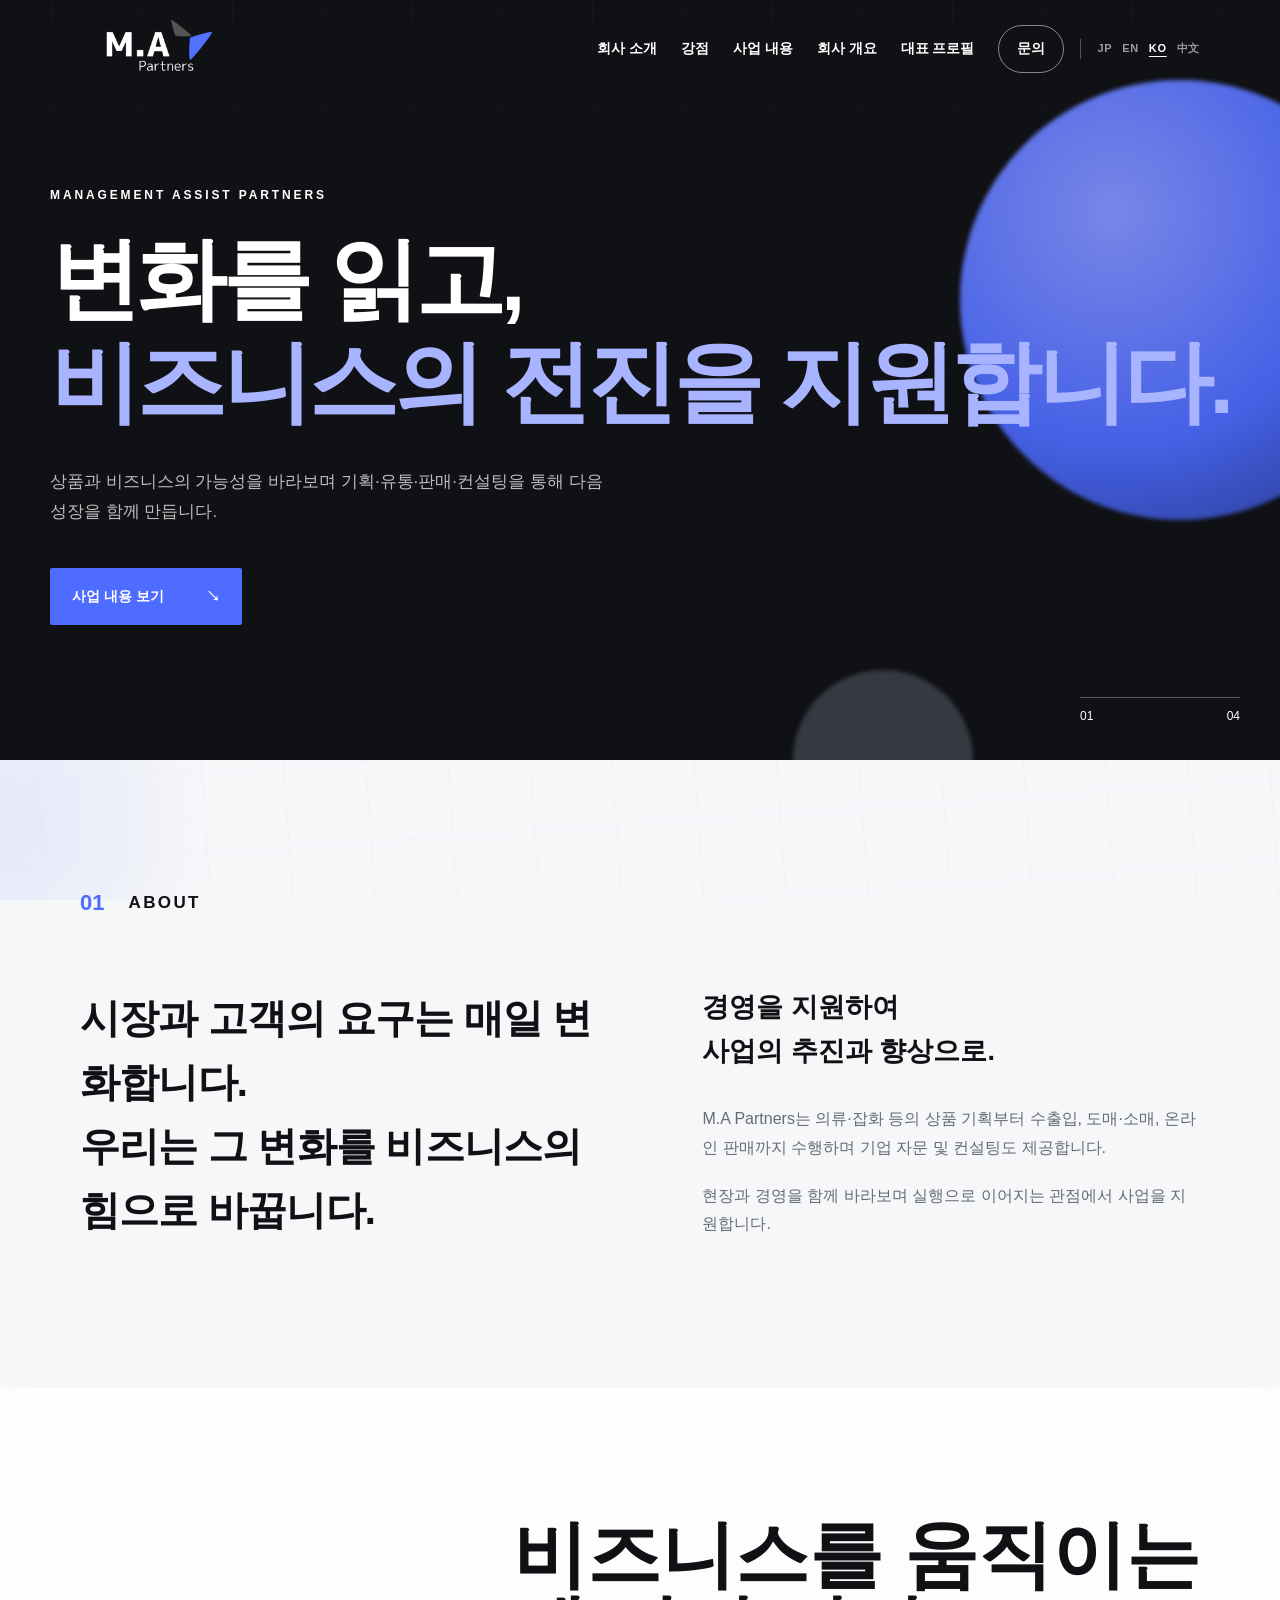
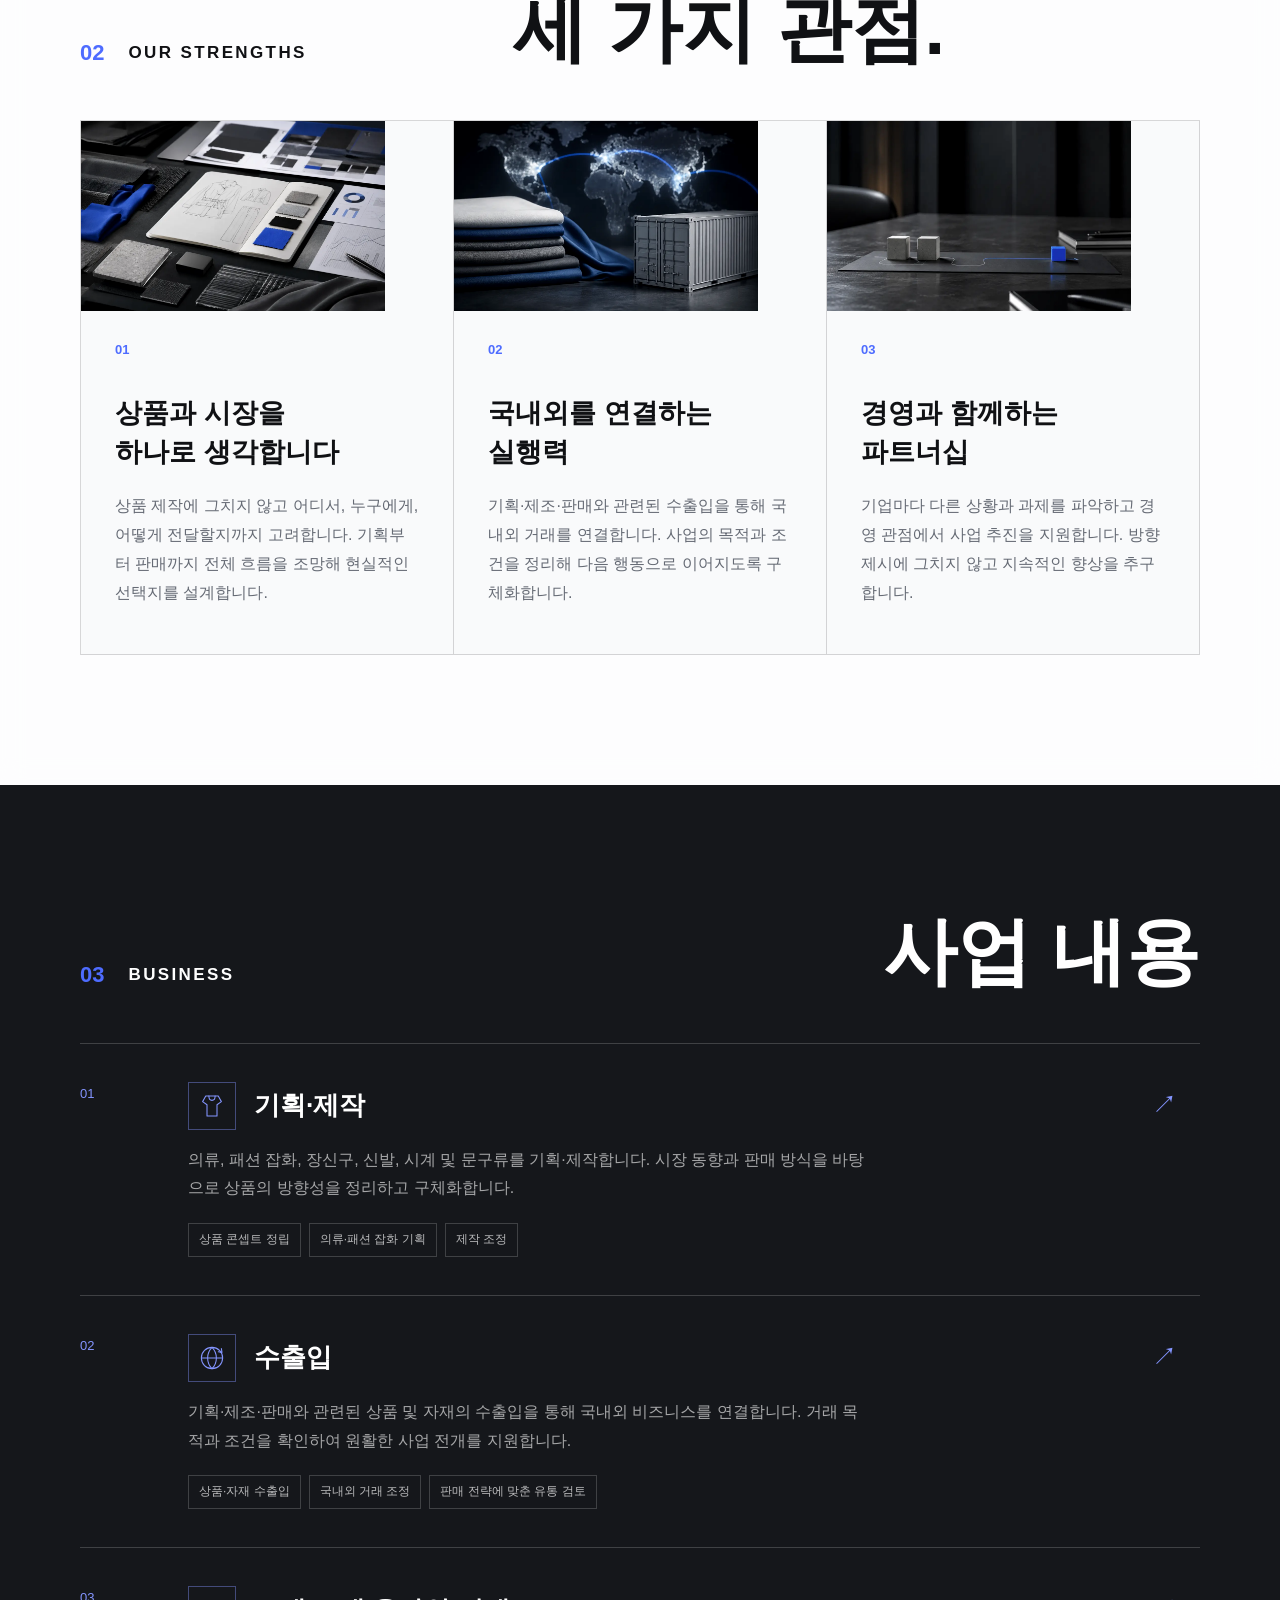
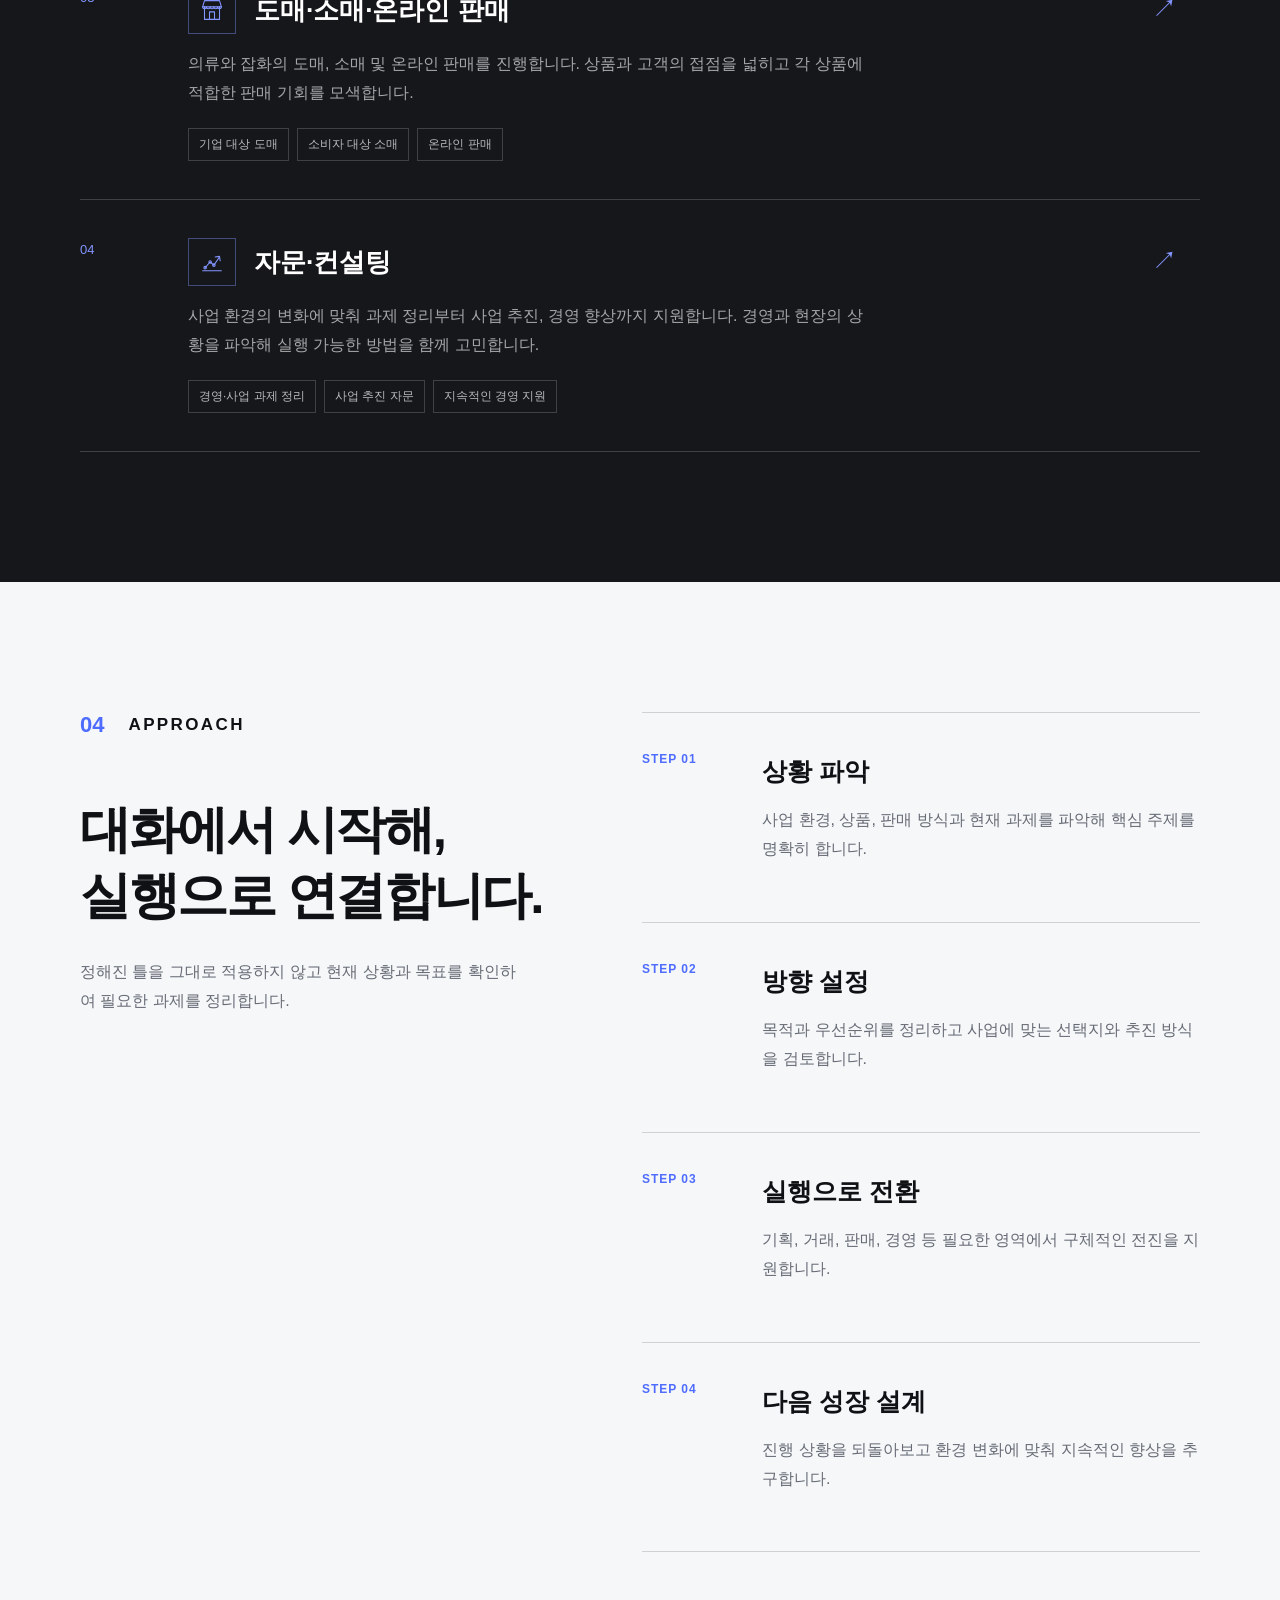
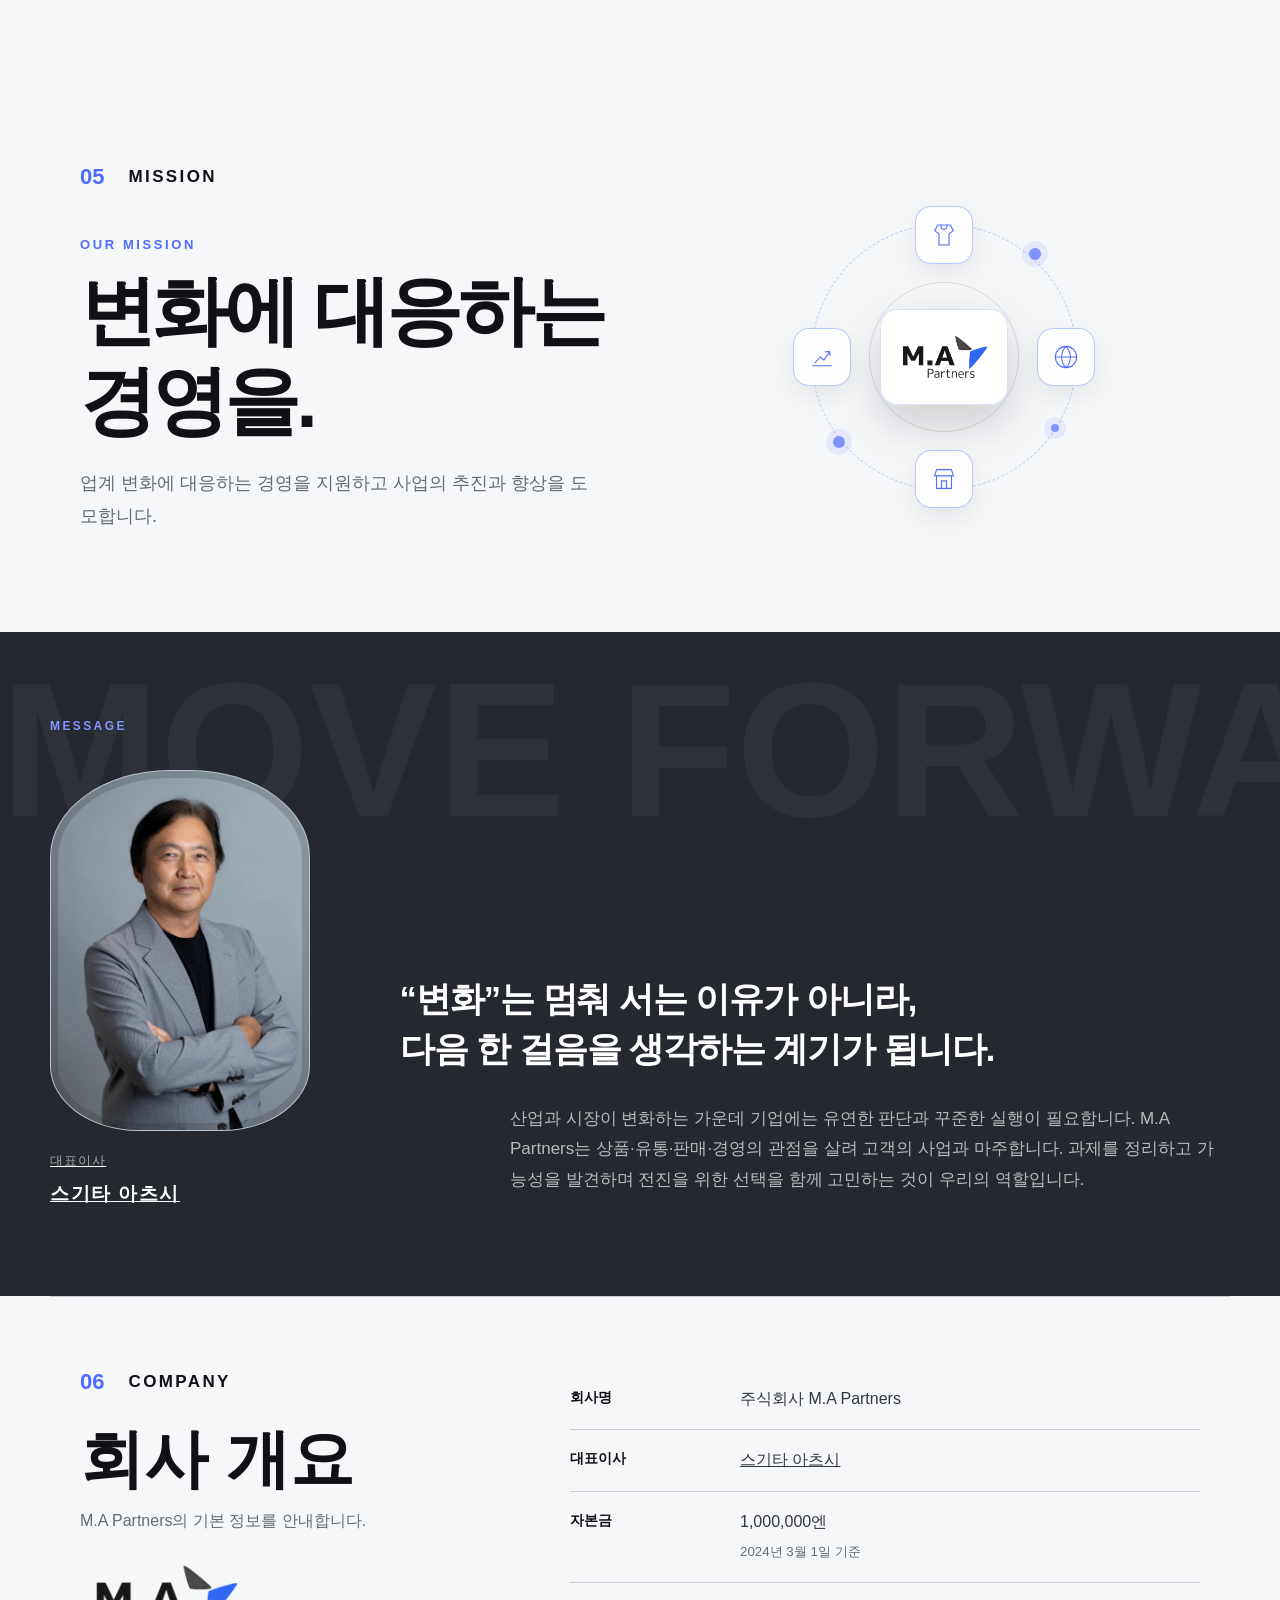
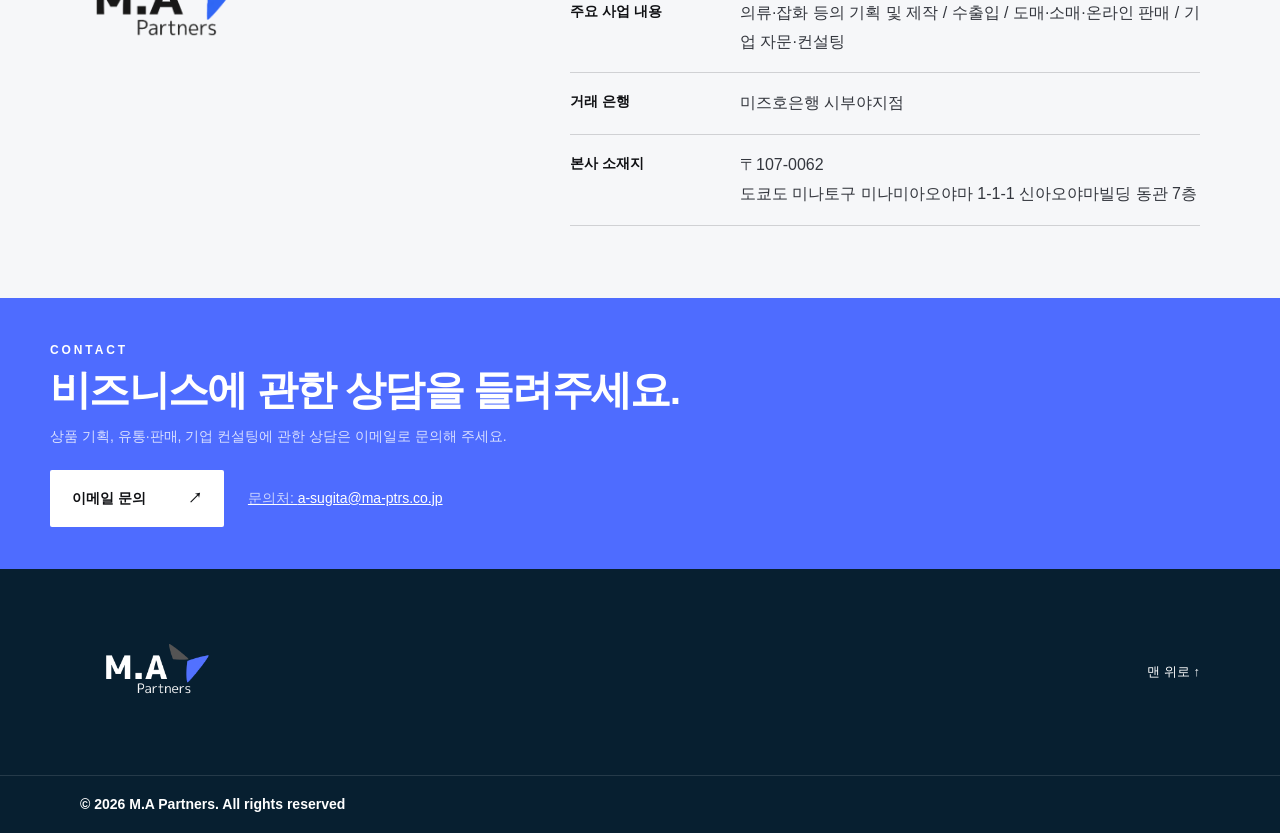
<file: ko/index.html>
<!doctype html>
<html lang="ko">
<head>
  <!-- Google tag (gtag.js) -->
  <script async src="https://www.googletagmanager.com/gtag/js?id=G-1H1527GLEB"></script>
  <script>
    window.dataLayer = window.dataLayer || [];
    function gtag(){dataLayer.push(arguments);}
    gtag('js', new Date());
    gtag('config', 'G-1H1527GLEB');
  </script>
  <meta charset="utf-8">
  <meta name="viewport" content="width=device-width, initial-scale=1">
  <meta name="description" content="M.A Partners는 의류·잡화 등의 기획 및 제작, 수출입, 도매·소매·온라인 판매, 기업 컨설팅을 제공합니다.">
  <meta name="theme-color" content="#101114">
  <link rel="icon" href="/favicon.svg?v=4" type="image/svg+xml" sizes="any">
  <link rel="shortcut icon" href="/favicon.svg?v=4" type="image/svg+xml">
  <title>주식회사 M.A Partners</title>
  <link rel="alternate" hreflang="ja" href="https://ma-ptrs.co.jp/">
  <link rel="alternate" hreflang="en" href="https://ma-ptrs.co.jp/en/">
  <link rel="alternate" hreflang="ko" href="https://ma-ptrs.co.jp/ko/">
  <link rel="alternate" hreflang="zh-Hans" href="https://ma-ptrs.co.jp/zh/">
  <link rel="alternate" hreflang="x-default" href="https://ma-ptrs.co.jp/">
  <link rel="preload" href="../assets/logo-light.png" as="image">
  <link rel="stylesheet" href="../style.css">
</head>
<body>
  <a class="skip-link" href="#main">본문으로 이동</a>
  <div class="ambient-bg" aria-hidden="true">
    <span class="ambient-grid"></span>
    <span class="ambient-glow ambient-glow-a"></span>
    <span class="ambient-glow ambient-glow-b"></span>
  </div>
  <header class="site-header" id="top">
    <div class="header-inner">
      <a class="brand" href="#top" aria-label="M.A Partners 홈">
        <img src="../assets/logo-light.png" alt="M.A Partners">
      </a>
      <button class="menu-button" type="button" aria-expanded="false" aria-controls="site-nav">
        <span></span><span></span><span></span><span class="sr-only">메뉴</span>
      </button>
      <nav class="site-nav" id="site-nav" aria-label="주요 내비게이션">
        <a href="#about">회사 소개</a>
        <a href="#strengths">강점</a>
        <a href="#business">사업 내용</a>
        <a href="#company">회사 개요</a>
        <a class="nav-contact" href="#contact">문의</a>
        <div class="language-switch" aria-label="언어 선택"><a href="/" lang="ja">JP</a><a href="/en/" lang="en">EN</a><a class="active" href="/ko/" lang="ko" aria-current="page">KO</a><a href="/zh/" lang="zh-Hans">中文</a></div>
      </nav>
    </div>
  </header>

  <main id="main">
    <section class="hero" aria-labelledby="hero-title">
      <div class="hero-grid"></div>
      <div class="hero-orb hero-orb-one"></div>
      <div class="hero-orb hero-orb-two"></div>
      <div class="hero-inner">
        <p class="eyebrow">MANAGEMENT ASSIST PARTNERS</p>
        <h1 id="hero-title"><span>변화를 읽고,</span><span>비즈니스의 전진을 지원합니다.</span></h1>
        <p class="hero-copy">상품과 비즈니스의 가능성을 바라보며 기획·유통·판매·컨설팅을 통해 다음 성장을 함께 만듭니다.</p>
        <a class="button button-primary" href="#business">사업 내용 보기 <span aria-hidden="true">↘</span></a>
      </div>
      <div class="hero-index" aria-hidden="true"><span>01</span><span>04</span></div>
    </section>

    <section class="section intro reveal" id="about">
      <div class="section-label"><span>01</span> ABOUT</div>
      <div class="intro-body">
        <p class="lead">시장과 고객의 요구는 매일 변화합니다.<br>우리는 그 변화를 비즈니스의 힘으로 바꿉니다.</p>
        <div class="intro-copy">
          <h2>경영을 지원하여<br>사업의 추진과 향상으로.</h2>
          <p>M.A Partners는 의류·잡화 등의 상품 기획부터 수출입, 도매·소매, 온라인 판매까지 수행하며 기업 자문 및 컨설팅도 제공합니다.</p>
          <p>현장과 경영을 함께 바라보며 실행으로 이어지는 관점에서 사업을 지원합니다.</p>
        </div>
      </div>
    </section>

    <section class="section strengths reveal" id="strengths">
      <div class="section-heading dark-heading">
        <div class="section-label"><span>02</span> OUR STRENGTHS</div>
        <h2>비즈니스를 움직이는<br>세 가지 관점.</h2>
      </div>
      <div class="strength-grid">
        <article class="strength-card reveal-child">
          <img class="strength-image" src="../assets/strength-product.webp" alt="상품 기획을 위한 디자인 스케치와 원단 샘플" loading="lazy">
          <span>01</span>
          <h3>상품과 시장을<br>하나로 생각합니다</h3>
          <p>상품 제작에 그치지 않고 어디서, 누구에게, 어떻게 전달할지까지 고려합니다. 기획부터 판매까지 전체 흐름을 조망해 현실적인 선택지를 설계합니다.</p>
        </article>
        <article class="strength-card reveal-child">
          <img class="strength-image" src="../assets/strength-global.webp" alt="섬유 제품과 물류를 통한 국내외 거래" loading="lazy">
          <span>02</span>
          <h3>국내외를 연결하는<br>실행력</h3>
          <p>기획·제조·판매와 관련된 수출입을 통해 국내외 거래를 연결합니다. 사업의 목적과 조건을 정리해 다음 행동으로 이어지도록 구체화합니다.</p>
        </article>
        <article class="strength-card reveal-child">
          <img class="strength-image" src="../assets/strength-advisory.webp" alt="기업과 함께 나아가는 경영 지원" loading="lazy">
          <span>03</span>
          <h3>경영과 함께하는<br>파트너십</h3>
          <p>기업마다 다른 상황과 과제를 파악하고 경영 관점에서 사업 추진을 지원합니다. 방향 제시에 그치지 않고 지속적인 향상을 추구합니다.</p>
        </article>
      </div>
    </section>

    <section class="section business reveal" id="business">
      <div class="section-heading">
        <div class="section-label light"><span>03</span> BUSINESS</div>
        <h2>사업 내용</h2>
      </div>
      <div class="service-list">
        <article class="service-card">
          <span class="service-number">01</span>
          <div><div class="service-title"><span class="service-icon" aria-hidden="true"><svg viewBox="0 0 48 48"><path d="M14 8h20l5 9-7 5v18H16V22l-7-5 5-9Z"/><path d="M19 8c0 4 2 7 5 7s5-3 5-7"/></svg></span><h3>기획·제작</h3></div><p>의류, 패션 잡화, 장신구, 신발, 시계 및 문구류를 기획·제작합니다. 시장 동향과 판매 방식을 바탕으로 상품의 방향성을 정리하고 구체화합니다.</p><ul><li>상품 콘셉트 정립</li><li>의류·패션 잡화 기획</li><li>제작 조정</li></ul></div>
          <span class="service-mark" aria-hidden="true">↗</span>
        </article>
        <article class="service-card">
          <span class="service-number">02</span>
          <div><div class="service-title"><span class="service-icon" aria-hidden="true"><svg viewBox="0 0 48 48"><circle cx="24" cy="24" r="17"/><path d="M7 24h34M24 7c5 5 7 10 7 17s-2 12-7 17c-5-5-7-10-7-17s2-12 7-17Z"/><path d="m34 14 6 1-1-6"/></svg></span><h3>수출입</h3></div><p>기획·제조·판매와 관련된 상품 및 자재의 수출입을 통해 국내외 비즈니스를 연결합니다. 거래 목적과 조건을 확인하여 원활한 사업 전개를 지원합니다.</p><ul><li>상품·자재 수출입</li><li>국내외 거래 조정</li><li>판매 전략에 맞춘 유통 검토</li></ul></div>
          <span class="service-mark" aria-hidden="true">↗</span>
        </article>
        <article class="service-card">
          <span class="service-number">03</span>
          <div><div class="service-title"><span class="service-icon" aria-hidden="true"><svg viewBox="0 0 48 48"><path d="M9 19h30l-3-10H12L9 19Z"/><path d="M12 19v20h24V19M20 39V27h8v12"/><path d="M9 19c0 4 6 4 6 0 0 4 6 4 6 0 0 4 6 4 6 0 0 4 6 4 6 0 0 4 6 4 6 0"/></svg></span><h3>도매·소매·온라인 판매</h3></div><p>의류와 잡화의 도매, 소매 및 온라인 판매를 진행합니다. 상품과 고객의 접점을 넓히고 각 상품에 적합한 판매 기회를 모색합니다.</p><ul><li>기업 대상 도매</li><li>소비자 대상 소매</li><li>온라인 판매</li></ul></div>
          <span class="service-mark" aria-hidden="true">↗</span>
        </article>
        <article class="service-card">
          <span class="service-number">04</span>
          <div><div class="service-title"><span class="service-icon" aria-hidden="true"><svg viewBox="0 0 48 48"><path d="M9 38h30M13 33l8-9 6 5 9-13"/><path d="m29 16 7-1 1 7"/><circle cx="13" cy="33" r="2"/><circle cx="21" cy="24" r="2"/><circle cx="27" cy="29" r="2"/></svg></span><h3>자문·컨설팅</h3></div><p>사업 환경의 변화에 맞춰 과제 정리부터 사업 추진, 경영 향상까지 지원합니다. 경영과 현장의 상황을 파악해 실행 가능한 방법을 함께 고민합니다.</p><ul><li>경영·사업 과제 정리</li><li>사업 추진 자문</li><li>지속적인 경영 지원</li></ul></div>
          <span class="service-mark" aria-hidden="true">↗</span>
        </article>
      </div>
    </section>

    <section class="section approach reveal" id="approach">
      <div class="approach-copy">
        <div class="section-label"><span>04</span> APPROACH</div>
        <h2><span>대화에서 시작해,</span><span>실행으로 연결합니다.</span></h2>
        <p>정해진 틀을 그대로 적용하지 않고 현재 상황과 목표를 확인하여 필요한 과제를 정리합니다.</p>
      </div>
      <ol class="approach-steps">
        <li><span>STEP 01</span><div><h3>상황 파악</h3><p>사업 환경, 상품, 판매 방식과 현재 과제를 파악해 핵심 주제를 명확히 합니다.</p></div></li>
        <li><span>STEP 02</span><div><h3>방향 설정</h3><p>목적과 우선순위를 정리하고 사업에 맞는 선택지와 추진 방식을 검토합니다.</p></div></li>
        <li><span>STEP 03</span><div><h3>실행으로 전환</h3><p>기획, 거래, 판매, 경영 등 필요한 영역에서 구체적인 전진을 지원합니다.</p></div></li>
        <li><span>STEP 04</span><div><h3>다음 성장 설계</h3><p>진행 상황을 되돌아보고 환경 변화에 맞춰 지속적인 향상을 추구합니다.</p></div></li>
      </ol>
    </section>

    <section class="section mission reveal">
      <div class="mission-panel">
        <div class="section-label"><span>05</span> MISSION</div>
        <p class="mission-kicker">OUR MISSION</p>
        <h2><span>변화에 대응하는</span><span>경영을.</span></h2>
        <p>업계 변화에 대응하는 경영을 지원하고 사업의 추진과 향상을 도모합니다.</p>
      </div>
      <div class="mission-graphic" aria-hidden="true">
        <div class="motion-system">
          <span class="motion-ring motion-ring-outer"></span>
          <span class="motion-ring motion-ring-inner"></span>
          <div class="motion-core"><img src="../assets/logo-dark.png" alt=""></div>
          <div class="motion-orbit">
            <span class="motion-node node-one"><span><svg viewBox="0 0 48 48"><path d="M14 8h20l5 9-7 5v18H16V22l-7-5 5-9Z"/><path d="M19 8c0 4 2 7 5 7s5-3 5-7"/></svg></span></span>
            <span class="motion-node node-two"><span><svg viewBox="0 0 48 48"><circle cx="24" cy="24" r="17"/><path d="M7 24h34M24 7c5 5 7 10 7 17s-2 12-7 17c-5-5-7-10-7-17s2-12 7-17Z"/></svg></span></span>
            <span class="motion-node node-three"><span><svg viewBox="0 0 48 48"><path d="M9 19h30l-3-10H12L9 19ZM12 19v20h24V19M20 39V27h8v12"/></svg></span></span>
            <span class="motion-node node-four"><span><svg viewBox="0 0 48 48"><path d="M9 38h30M13 33l8-9 6 5 9-13m-7 0 7-1 1 7"/></svg></span></span>
          </div>
          <span class="motion-dot dot-one"></span><span class="motion-dot dot-two"></span><span class="motion-dot dot-three"></span>
        </div>
      </div>
    </section>

    <section class="message reveal">
      <div class="message-track" aria-hidden="true">MOVE FORWARD · MOVE FORWARD ·</div>
      <div class="message-inner">
        <p class="message-en">MESSAGE</p>
        <div class="message-layout">
          <div class="message-copy">
            <blockquote><span>“변화”는 멈춰 서는 이유가 아니라,</span><span>다음 한 걸음을 생각하는 계기가 됩니다.</span></blockquote>
            <p>산업과 시장이 변화하는 가운데 기업에는 유연한 판단과 꾸준한 실행이 필요합니다. M.A Partners는 상품·유통·판매·경영의 관점을 살려 고객의 사업과 마주합니다. 과제를 정리하고 가능성을 발견하며 전진을 위한 선택을 함께 고민하는 것이 우리의 역할입니다.</p>
          </div>
          <figure class="message-portrait">
            <div class="message-photo-frame"><img src="../assets/representative.webp" alt="대표이사 스기타 아츠시"></div>
            <figcaption><span>대표이사</span><strong>스기타 아츠시</strong></figcaption>
          </figure>
        </div>
      </div>
    </section>

    <section class="section company reveal" id="company">
      <div class="company-intro">
        <div class="section-label"><span>06</span> COMPANY</div>
        <h2>회사 개요</h2>
        <p>M.A Partners의 기본 정보를 안내합니다.</p>
        <img class="company-logo" src="../assets/logo-dark.png" alt="M.A Partners">
      </div>
      <dl class="company-table">
        <div><dt>회사명</dt><dd>주식회사 M.A Partners</dd></div>
        <div><dt>대표이사</dt><dd>스기타 아츠시</dd></div>
        <div><dt>자본금</dt><dd>1,000,000엔<br><small>2024년 3월 1일 기준</small></dd></div>
        <div><dt>주요 사업 내용</dt><dd>의류·잡화 등의 기획 및 제작 / 수출입 / 도매·소매·온라인 판매 / 기업 자문·컨설팅</dd></div>
        <div><dt>거래 은행</dt><dd>미즈호은행 시부야지점</dd></div>
        <div><dt>본사 소재지</dt><dd>〒107-0062<br><span class="address-line">도쿄도 미나토구 미나미아오야마 1-1-1 신아오야마빌딩 동관 7층</span></dd></div>
      </dl>
    </section>

    <section class="contact" id="contact">
      <div class="contact-inner">
        <div class="contact-title"><p class="eyebrow">CONTACT</p><h2>비즈니스에 관한 상담을 들려주세요.</h2><p class="contact-description">상품 기획, 유통·판매, 기업 컨설팅에 관한 상담은 이메일로 문의해 주세요.</p></div>
        <div class="contact-actions">
          <a class="button button-light" href="mailto:a-sugita@ma-ptrs.co.jp?subject=Inquiry%20to%20M.A%20Partners">이메일 문의 <span aria-hidden="true">↗</span></a>
          <a class="email" href="mailto:a-sugita@ma-ptrs.co.jp"><span>문의처: </span>a-sugita@ma-ptrs.co.jp</a>
        </div>
      </div>
    </section>
  </main>

  <footer class="site-footer">
    <div class="footer-main">
      <img src="../assets/logo-light.png" alt="M.A Partners">
      <a href="#top">맨 위로 ↑</a>
    </div>
    <div class="footer-copyright">© 2026 M.A Partners. All rights reserved</div>
  </footer>
  <script src="../script.js"></script>
</body>
</html>
</file>
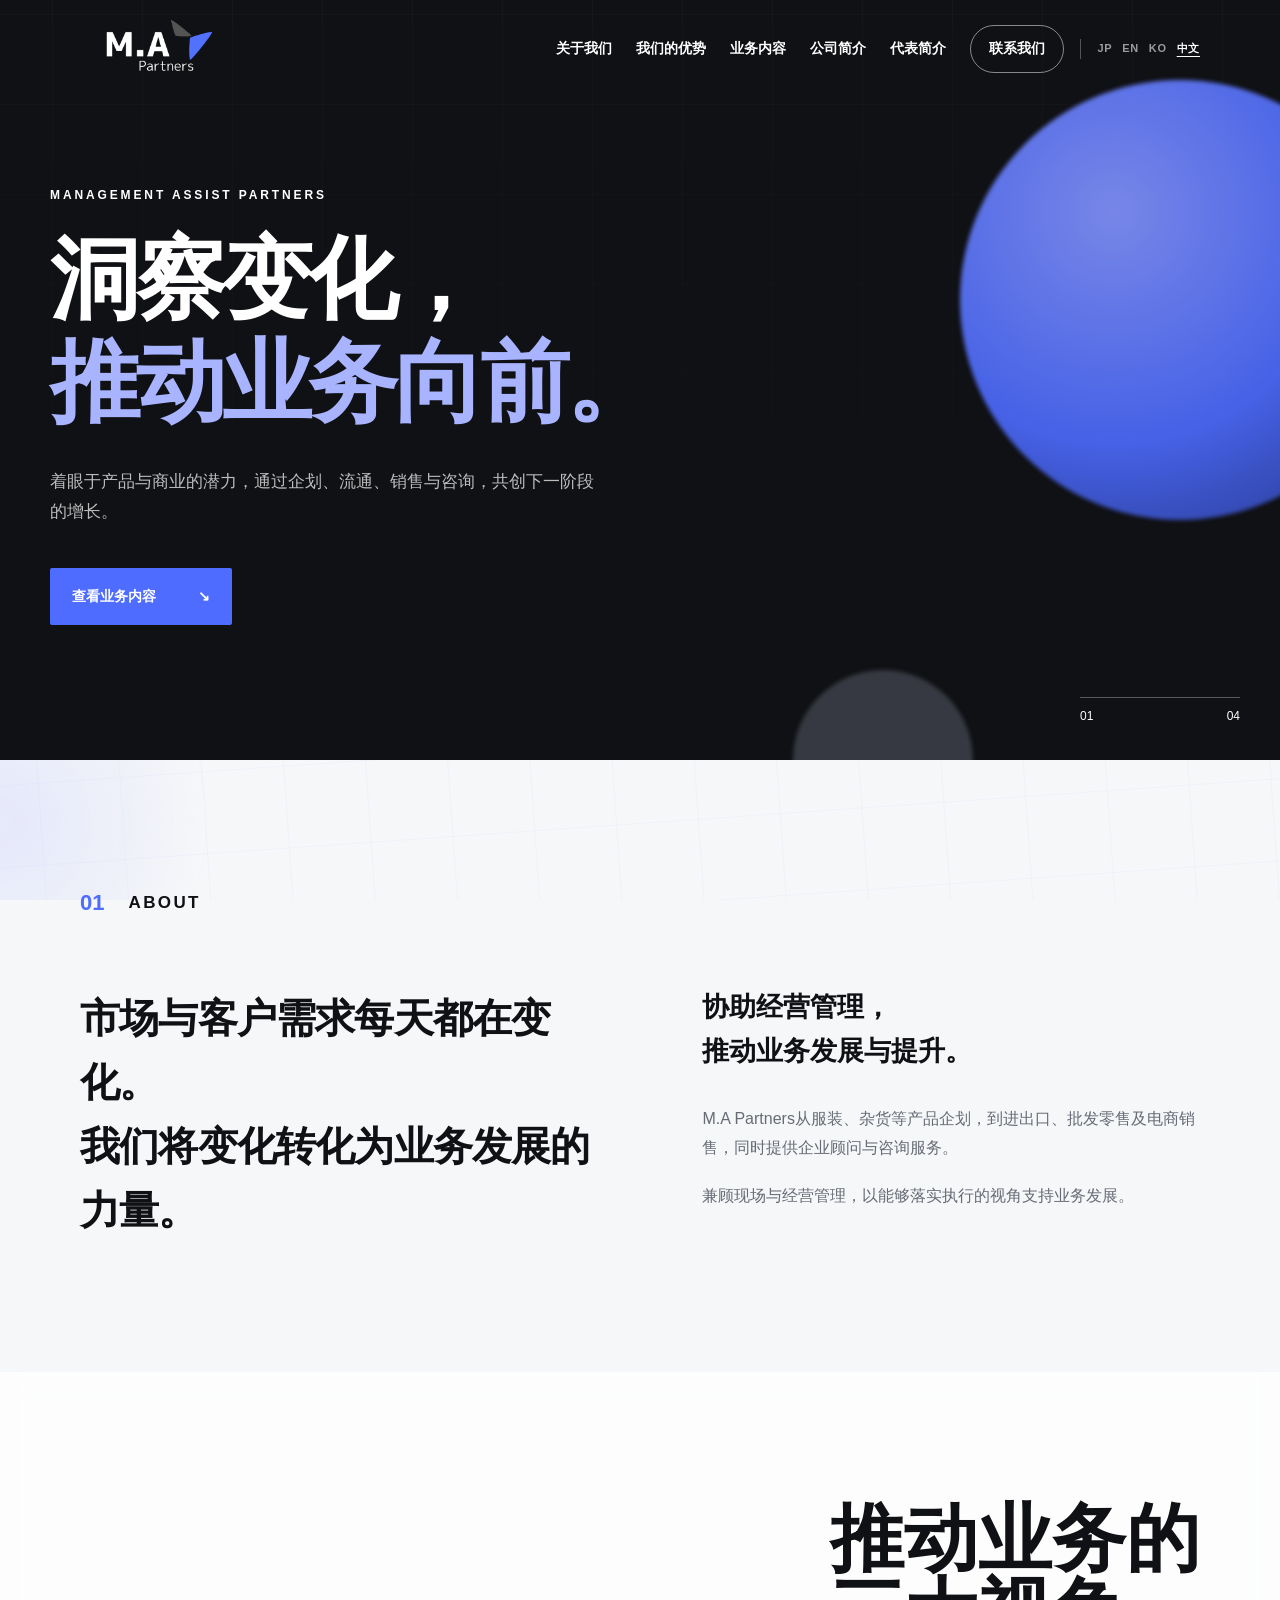
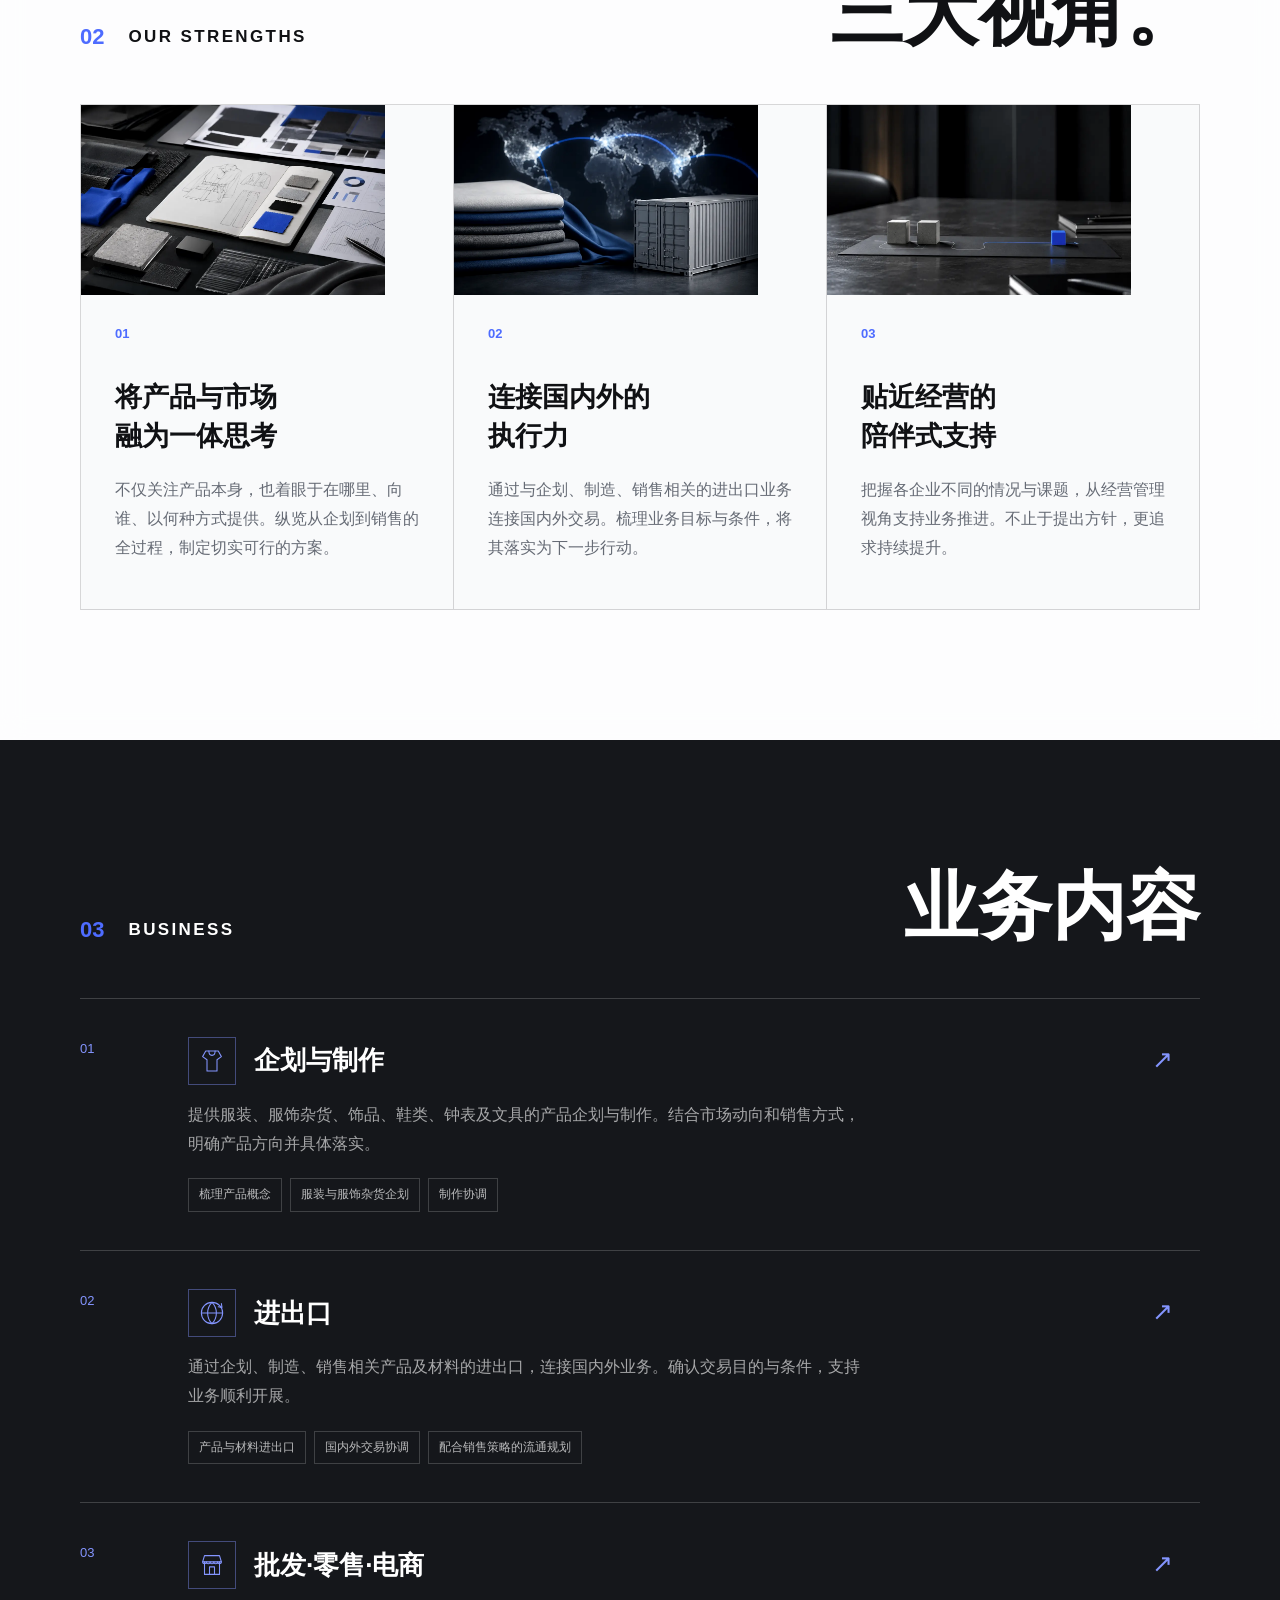
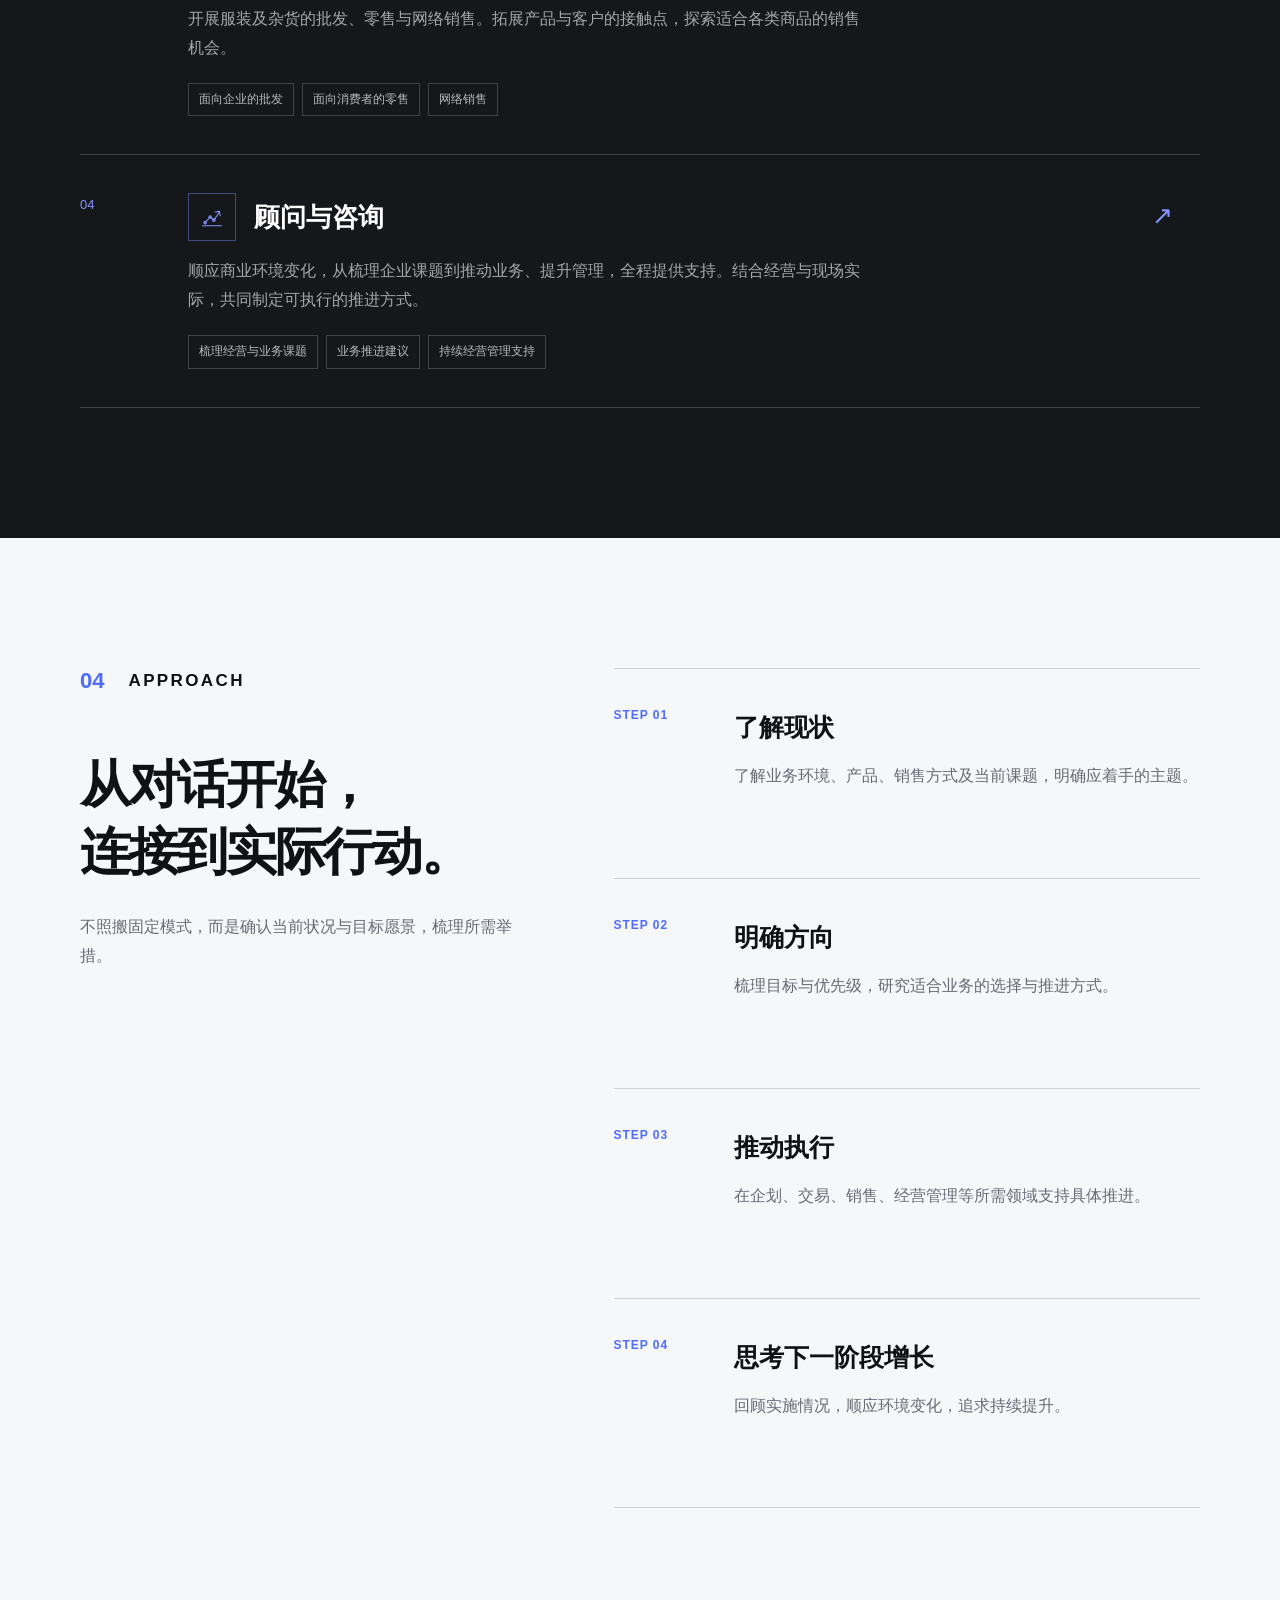
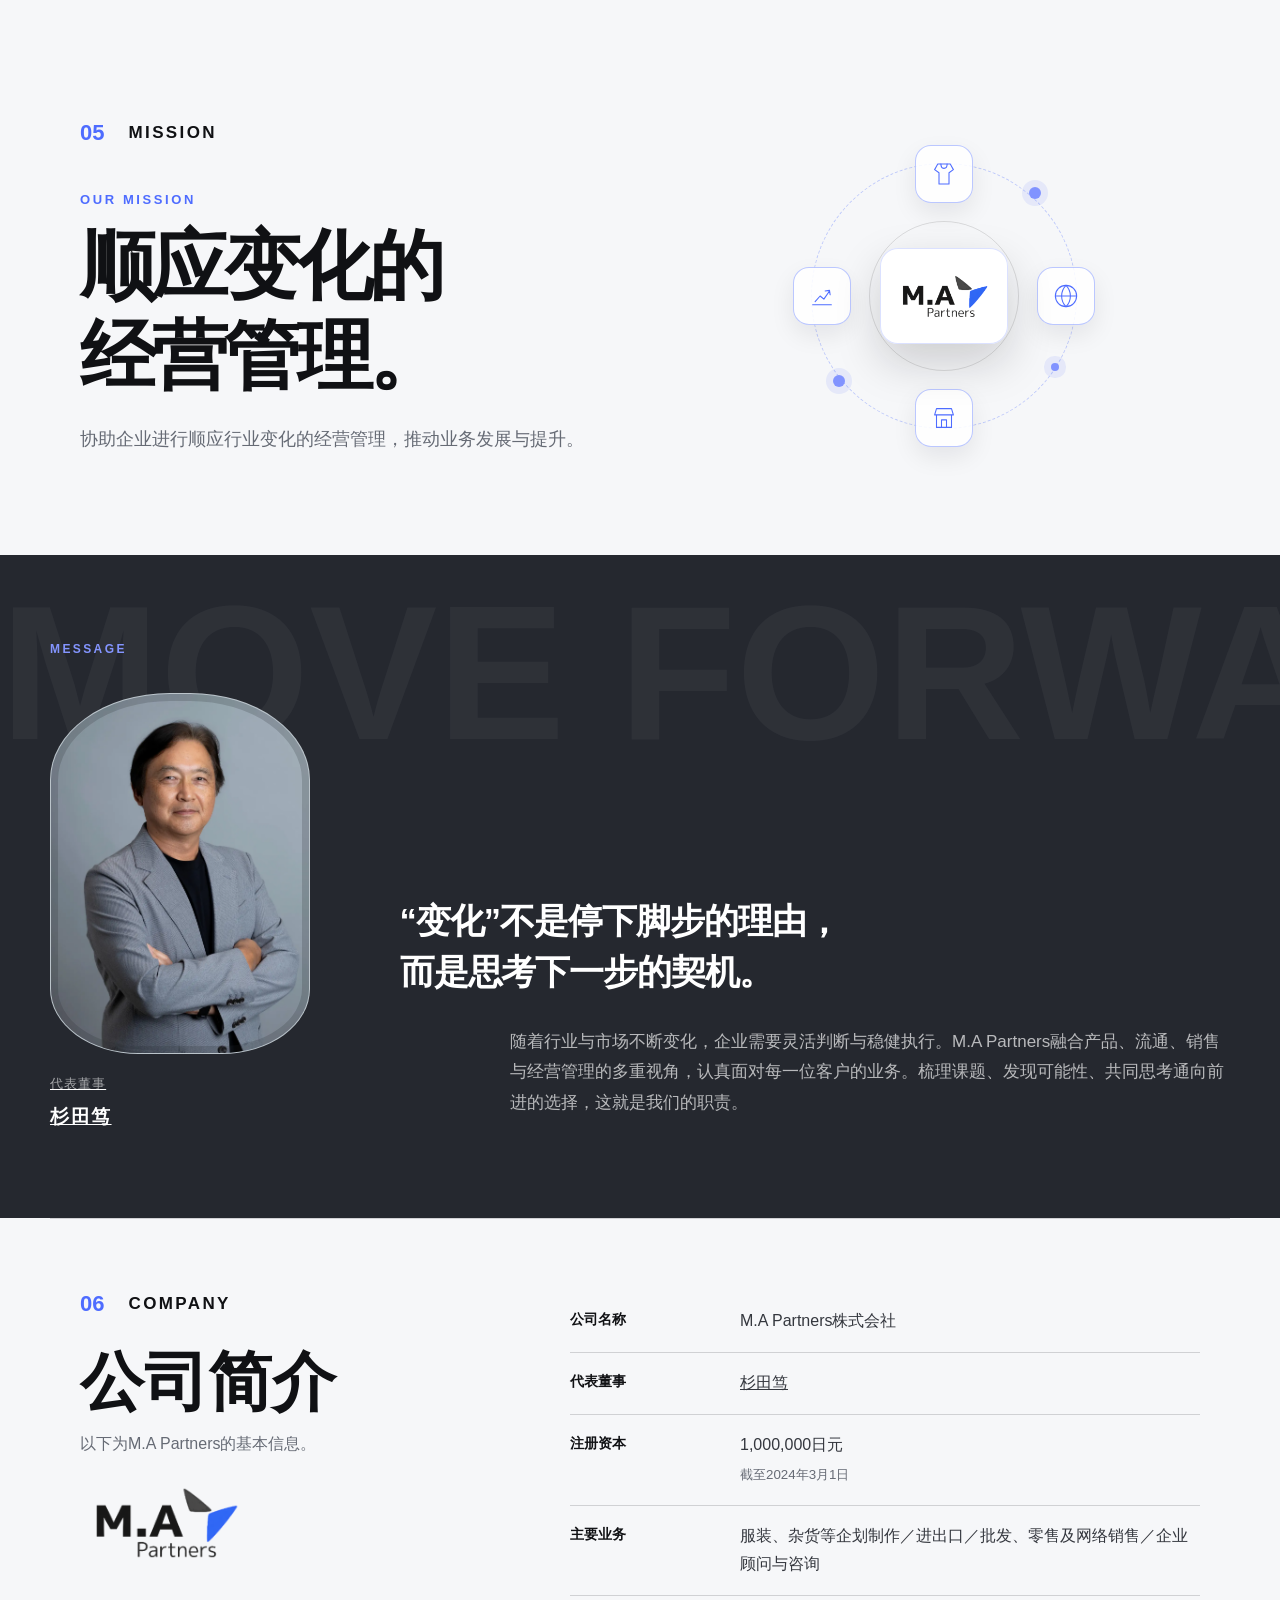
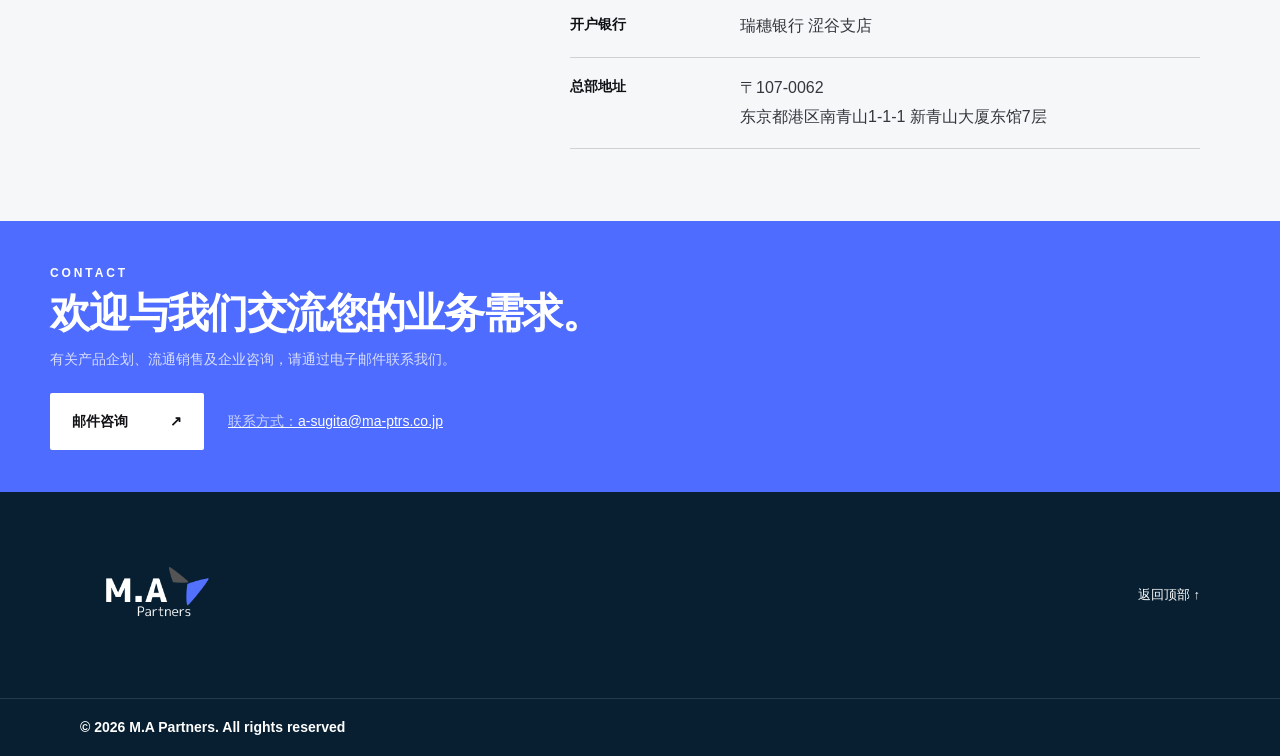
<file: zh/index.html>
<!doctype html>
<html lang="zh-Hans">
<head>
  <!-- Google tag (gtag.js) -->
  <script async src="https://www.googletagmanager.com/gtag/js?id=G-1H1527GLEB"></script>
  <script>
    window.dataLayer = window.dataLayer || [];
    function gtag(){dataLayer.push(arguments);}
    gtag('js', new Date());
    gtag('config', 'G-1H1527GLEB');
  </script>
  <meta charset="utf-8">
  <meta name="viewport" content="width=device-width, initial-scale=1">
  <meta name="description" content="M.A Partners从事服装、杂货等产品的企划制作、进出口、批发零售、电商销售及企业咨询业务。">
  <meta name="theme-color" content="#101114">
  <link rel="icon" href="/favicon.svg?v=4" type="image/svg+xml" sizes="any">
  <link rel="shortcut icon" href="/favicon.svg?v=4" type="image/svg+xml">
  <title>M.A Partners株式会社</title>
  <link rel="alternate" hreflang="ja" href="https://ma-ptrs.co.jp/">
  <link rel="alternate" hreflang="en" href="https://ma-ptrs.co.jp/en/">
  <link rel="alternate" hreflang="ko" href="https://ma-ptrs.co.jp/ko/">
  <link rel="alternate" hreflang="zh-Hans" href="https://ma-ptrs.co.jp/zh/">
  <link rel="alternate" hreflang="x-default" href="https://ma-ptrs.co.jp/">
  <link rel="preload" href="../assets/logo-light.png" as="image">
  <link rel="stylesheet" href="../style.css">
</head>
<body>
  <a class="skip-link" href="#main">跳至正文</a>
  <div class="ambient-bg" aria-hidden="true">
    <span class="ambient-grid"></span>
    <span class="ambient-glow ambient-glow-a"></span>
    <span class="ambient-glow ambient-glow-b"></span>
  </div>
  <header class="site-header" id="top">
    <div class="header-inner">
      <a class="brand" href="#top" aria-label="M.A Partners首页">
        <img src="../assets/logo-light.png" alt="M.A Partners">
      </a>
      <button class="menu-button" type="button" aria-expanded="false" aria-controls="site-nav">
        <span></span><span></span><span></span><span class="sr-only">菜单</span>
      </button>
      <nav class="site-nav" id="site-nav" aria-label="主导航">
        <a href="#about">关于我们</a>
        <a href="#strengths">我们的优势</a>
        <a href="#business">业务内容</a>
        <a href="#company">公司简介</a>
        <a class="nav-contact" href="#contact">联系我们</a>
        <div class="language-switch" aria-label="语言选择"><a href="/" lang="ja">JP</a><a href="/en/" lang="en">EN</a><a href="/ko/" lang="ko">KO</a><a class="active" href="/zh/" lang="zh-Hans" aria-current="page">中文</a></div>
      </nav>
    </div>
  </header>

  <main id="main">
    <section class="hero" aria-labelledby="hero-title">
      <div class="hero-grid"></div>
      <div class="hero-orb hero-orb-one"></div>
      <div class="hero-orb hero-orb-two"></div>
      <div class="hero-inner">
        <p class="eyebrow">MANAGEMENT ASSIST PARTNERS</p>
        <h1 id="hero-title"><span>洞察变化，</span><span>推动业务向前。</span></h1>
        <p class="hero-copy">着眼于产品与商业的潜力，通过企划、流通、销售与咨询，共创下一阶段的增长。</p>
        <a class="button button-primary" href="#business">查看业务内容 <span aria-hidden="true">↘</span></a>
      </div>
      <div class="hero-index" aria-hidden="true"><span>01</span><span>04</span></div>
    </section>

    <section class="section intro reveal" id="about">
      <div class="section-label"><span>01</span> ABOUT</div>
      <div class="intro-body">
        <p class="lead">市场与客户需求每天都在变化。<br>我们将变化转化为业务发展的力量。</p>
        <div class="intro-copy">
          <h2>协助经营管理，<br>推动业务发展与提升。</h2>
          <p>M.A Partners从服装、杂货等产品企划，到进出口、批发零售及电商销售，同时提供企业顾问与咨询服务。</p>
          <p>兼顾现场与经营管理，以能够落实执行的视角支持业务发展。</p>
        </div>
      </div>
    </section>

    <section class="section strengths reveal" id="strengths">
      <div class="section-heading dark-heading">
        <div class="section-label"><span>02</span> OUR STRENGTHS</div>
        <h2>推动业务的<br>三大视角。</h2>
      </div>
      <div class="strength-grid">
        <article class="strength-card reveal-child">
          <img class="strength-image" src="../assets/strength-product.webp" alt="产品企划所需的设计图与面料样品" loading="lazy">
          <span>01</span>
          <h3>将产品与市场<br>融为一体思考</h3>
          <p>不仅关注产品本身，也着眼于在哪里、向谁、以何种方式提供。纵览从企划到销售的全过程，制定切实可行的方案。</p>
        </article>
        <article class="strength-card reveal-child">
          <img class="strength-image" src="../assets/strength-global.webp" alt="通过纺织产品与物流连接国内外交易" loading="lazy">
          <span>02</span>
          <h3>连接国内外的<br>执行力</h3>
          <p>通过与企划、制造、销售相关的进出口业务连接国内外交易。梳理业务目标与条件，将其落实为下一步行动。</p>
        </article>
        <article class="strength-card reveal-child">
          <img class="strength-image" src="../assets/strength-advisory.webp" alt="与企业并肩前行的经营支持" loading="lazy">
          <span>03</span>
          <h3>贴近经营的<br>陪伴式支持</h3>
          <p>把握各企业不同的情况与课题，从经营管理视角支持业务推进。不止于提出方针，更追求持续提升。</p>
        </article>
      </div>
    </section>

    <section class="section business reveal" id="business">
      <div class="section-heading">
        <div class="section-label light"><span>03</span> BUSINESS</div>
        <h2>业务内容</h2>
      </div>
      <div class="service-list">
        <article class="service-card">
          <span class="service-number">01</span>
          <div><div class="service-title"><span class="service-icon" aria-hidden="true"><svg viewBox="0 0 48 48"><path d="M14 8h20l5 9-7 5v18H16V22l-7-5 5-9Z"/><path d="M19 8c0 4 2 7 5 7s5-3 5-7"/></svg></span><h3>企划与制作</h3></div><p>提供服装、服饰杂货、饰品、鞋类、钟表及文具的产品企划与制作。结合市场动向和销售方式，明确产品方向并具体落实。</p><ul><li>梳理产品概念</li><li>服装与服饰杂货企划</li><li>制作协调</li></ul></div>
          <span class="service-mark" aria-hidden="true">↗</span>
        </article>
        <article class="service-card">
          <span class="service-number">02</span>
          <div><div class="service-title"><span class="service-icon" aria-hidden="true"><svg viewBox="0 0 48 48"><circle cx="24" cy="24" r="17"/><path d="M7 24h34M24 7c5 5 7 10 7 17s-2 12-7 17c-5-5-7-10-7-17s2-12 7-17Z"/><path d="m34 14 6 1-1-6"/></svg></span><h3>进出口</h3></div><p>通过企划、制造、销售相关产品及材料的进出口，连接国内外业务。确认交易目的与条件，支持业务顺利开展。</p><ul><li>产品与材料进出口</li><li>国内外交易协调</li><li>配合销售策略的流通规划</li></ul></div>
          <span class="service-mark" aria-hidden="true">↗</span>
        </article>
        <article class="service-card">
          <span class="service-number">03</span>
          <div><div class="service-title"><span class="service-icon" aria-hidden="true"><svg viewBox="0 0 48 48"><path d="M9 19h30l-3-10H12L9 19Z"/><path d="M12 19v20h24V19M20 39V27h8v12"/><path d="M9 19c0 4 6 4 6 0 0 4 6 4 6 0 0 4 6 4 6 0 0 4 6 4 6 0 0 4 6 4 6 0"/></svg></span><h3>批发·零售·电商</h3></div><p>开展服装及杂货的批发、零售与网络销售。拓展产品与客户的接触点，探索适合各类商品的销售机会。</p><ul><li>面向企业的批发</li><li>面向消费者的零售</li><li>网络销售</li></ul></div>
          <span class="service-mark" aria-hidden="true">↗</span>
        </article>
        <article class="service-card">
          <span class="service-number">04</span>
          <div><div class="service-title"><span class="service-icon" aria-hidden="true"><svg viewBox="0 0 48 48"><path d="M9 38h30M13 33l8-9 6 5 9-13"/><path d="m29 16 7-1 1 7"/><circle cx="13" cy="33" r="2"/><circle cx="21" cy="24" r="2"/><circle cx="27" cy="29" r="2"/></svg></span><h3>顾问与咨询</h3></div><p>顺应商业环境变化，从梳理企业课题到推动业务、提升管理，全程提供支持。结合经营与现场实际，共同制定可执行的推进方式。</p><ul><li>梳理经营与业务课题</li><li>业务推进建议</li><li>持续经营管理支持</li></ul></div>
          <span class="service-mark" aria-hidden="true">↗</span>
        </article>
      </div>
    </section>

    <section class="section approach reveal" id="approach">
      <div class="approach-copy">
        <div class="section-label"><span>04</span> APPROACH</div>
        <h2><span>从对话开始，</span><span>连接到实际行动。</span></h2>
        <p>不照搬固定模式，而是确认当前状况与目标愿景，梳理所需举措。</p>
      </div>
      <ol class="approach-steps">
        <li><span>STEP 01</span><div><h3>了解现状</h3><p>了解业务环境、产品、销售方式及当前课题，明确应着手的主题。</p></div></li>
        <li><span>STEP 02</span><div><h3>明确方向</h3><p>梳理目标与优先级，研究适合业务的选择与推进方式。</p></div></li>
        <li><span>STEP 03</span><div><h3>推动执行</h3><p>在企划、交易、销售、经营管理等所需领域支持具体推进。</p></div></li>
        <li><span>STEP 04</span><div><h3>思考下一阶段增长</h3><p>回顾实施情况，顺应环境变化，追求持续提升。</p></div></li>
      </ol>
    </section>

    <section class="section mission reveal">
      <div class="mission-panel">
        <div class="section-label"><span>05</span> MISSION</div>
        <p class="mission-kicker">OUR MISSION</p>
        <h2><span>顺应变化的</span><span>经营管理。</span></h2>
        <p>协助企业进行顺应行业变化的经营管理，推动业务发展与提升。</p>
      </div>
      <div class="mission-graphic" aria-hidden="true">
        <div class="motion-system">
          <span class="motion-ring motion-ring-outer"></span>
          <span class="motion-ring motion-ring-inner"></span>
          <div class="motion-core"><img src="../assets/logo-dark.png" alt=""></div>
          <div class="motion-orbit">
            <span class="motion-node node-one"><span><svg viewBox="0 0 48 48"><path d="M14 8h20l5 9-7 5v18H16V22l-7-5 5-9Z"/><path d="M19 8c0 4 2 7 5 7s5-3 5-7"/></svg></span></span>
            <span class="motion-node node-two"><span><svg viewBox="0 0 48 48"><circle cx="24" cy="24" r="17"/><path d="M7 24h34M24 7c5 5 7 10 7 17s-2 12-7 17c-5-5-7-10-7-17s2-12 7-17Z"/></svg></span></span>
            <span class="motion-node node-three"><span><svg viewBox="0 0 48 48"><path d="M9 19h30l-3-10H12L9 19ZM12 19v20h24V19M20 39V27h8v12"/></svg></span></span>
            <span class="motion-node node-four"><span><svg viewBox="0 0 48 48"><path d="M9 38h30M13 33l8-9 6 5 9-13m-7 0 7-1 1 7"/></svg></span></span>
          </div>
          <span class="motion-dot dot-one"></span><span class="motion-dot dot-two"></span><span class="motion-dot dot-three"></span>
        </div>
      </div>
    </section>

    <section class="message reveal">
      <div class="message-track" aria-hidden="true">MOVE FORWARD · MOVE FORWARD ·</div>
      <div class="message-inner">
        <p class="message-en">MESSAGE</p>
        <div class="message-layout">
          <div class="message-copy">
            <blockquote><span>“变化”不是停下脚步的理由，</span><span>而是思考下一步的契机。</span></blockquote>
            <p>随着行业与市场不断变化，企业需要灵活判断与稳健执行。M.A Partners融合产品、流通、销售与经营管理的多重视角，认真面对每一位客户的业务。梳理课题、发现可能性、共同思考通向前进的选择，这就是我们的职责。</p>
          </div>
          <figure class="message-portrait">
            <div class="message-photo-frame"><img src="../assets/representative.webp" alt="代表董事 杉田笃"></div>
            <figcaption><span>代表董事</span><strong>杉田笃</strong></figcaption>
          </figure>
        </div>
      </div>
    </section>

    <section class="section company reveal" id="company">
      <div class="company-intro">
        <div class="section-label"><span>06</span> COMPANY</div>
        <h2>公司简介</h2>
        <p>以下为M.A Partners的基本信息。</p>
        <img class="company-logo" src="../assets/logo-dark.png" alt="M.A Partners">
      </div>
      <dl class="company-table">
        <div><dt>公司名称</dt><dd>M.A Partners株式会社</dd></div>
        <div><dt>代表董事</dt><dd>杉田笃</dd></div>
        <div><dt>注册资本</dt><dd>1,000,000日元<br><small>截至2024年3月1日</small></dd></div>
        <div><dt>主要业务</dt><dd>服装、杂货等企划制作／进出口／批发、零售及网络销售／企业顾问与咨询</dd></div>
        <div><dt>开户银行</dt><dd>瑞穗银行 涩谷支店</dd></div>
        <div><dt>总部地址</dt><dd>〒107-0062<br><span class="address-line">东京都港区南青山1-1-1 新青山大厦东馆7层</span></dd></div>
      </dl>
    </section>

    <section class="contact" id="contact">
      <div class="contact-inner">
        <div class="contact-title"><p class="eyebrow">CONTACT</p><h2>欢迎与我们交流您的业务需求。</h2><p class="contact-description">有关产品企划、流通销售及企业咨询，请通过电子邮件联系我们。</p></div>
        <div class="contact-actions">
          <a class="button button-light" href="mailto:a-sugita@ma-ptrs.co.jp?subject=Inquiry%20to%20M.A%20Partners">邮件咨询 <span aria-hidden="true">↗</span></a>
          <a class="email" href="mailto:a-sugita@ma-ptrs.co.jp"><span>联系方式：</span>a-sugita@ma-ptrs.co.jp</a>
        </div>
      </div>
    </section>
  </main>

  <footer class="site-footer">
    <div class="footer-main">
      <img src="../assets/logo-light.png" alt="M.A Partners">
      <a href="#top">返回顶部 ↑</a>
    </div>
    <div class="footer-copyright">© 2026 M.A Partners. All rights reserved</div>
  </footer>
  <script src="../script.js"></script>
</body>
</html>
</file>
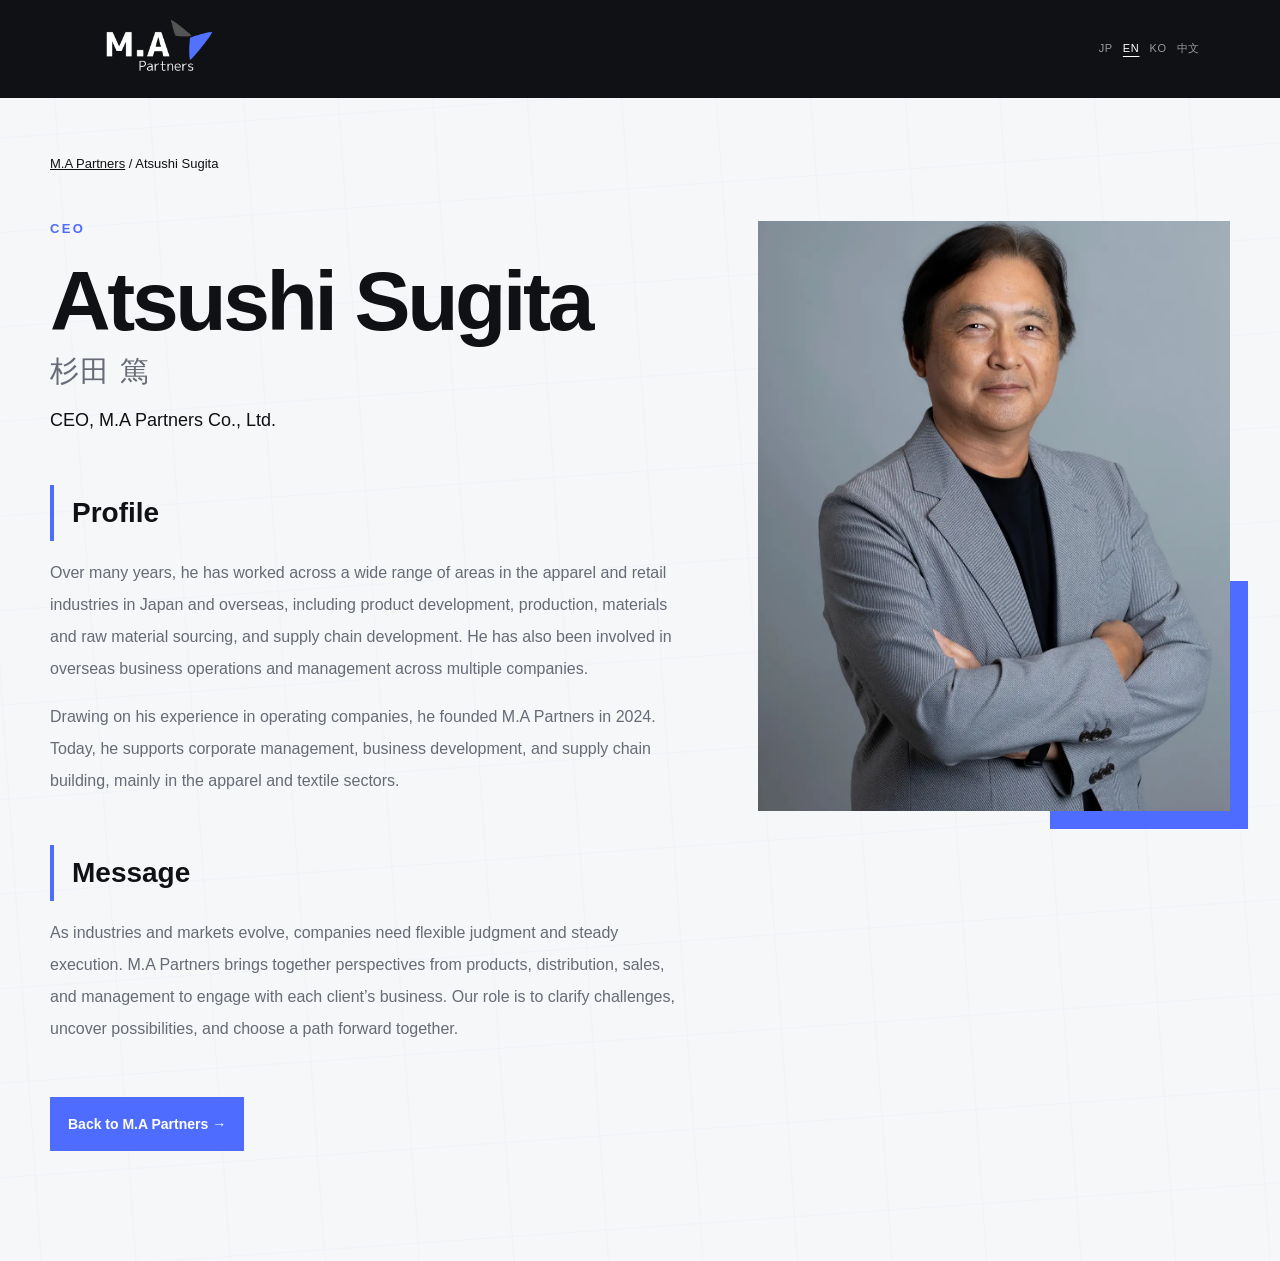
<file: en/atsushi-sugita/index.html>
<!doctype html><html lang="en"><head><meta charset="utf-8"><meta name="viewport" content="width=device-width,initial-scale=1"><title>Atsushi Sugita | CEO, M.A Partners Co., Ltd.</title><meta name="description" content="Profile of Atsushi Sugita, CEO of M.A Partners Co., Ltd. He has extensive experience in product development, production, sourcing, supply chain development, and business management in the apparel and retail industries."><meta name="robots" content="index,follow,max-image-preview:large,max-snippet:-1,max-video-preview:-1"><link rel="canonical" href="https://ma-ptrs.co.jp/en/atsushi-sugita/"><link rel="alternate" hreflang="ja" href="https://ma-ptrs.co.jp/atsushi-sugita/"><link rel="alternate" hreflang="en" href="https://ma-ptrs.co.jp/en/atsushi-sugita/"><link rel="alternate" hreflang="ko" href="https://ma-ptrs.co.jp/ko/atsushi-sugita/"><link rel="alternate" hreflang="zh-Hans" href="https://ma-ptrs.co.jp/zh/atsushi-sugita/"><link rel="alternate" hreflang="x-default" href="https://ma-ptrs.co.jp/atsushi-sugita/"><link rel="icon" href="/favicon.svg" type="image/svg+xml" sizes="any"><link rel="stylesheet" href="../../style.css"><script type="application/ld+json">{"@context":"https://schema.org","@type":"Person","name":"Atsushi Sugita","alternateName":"杉田 篤","url":"https://ma-ptrs.co.jp/en/atsushi-sugita/","image":"https://ma-ptrs.co.jp/assets/representative.webp","jobTitle":"CEO","worksFor":{"@type":"Organization","name":"M.A Partners Co., Ltd.","url":"https://ma-ptrs.co.jp/en/"}}</script><style>body{background:#f6f7f9}.profile-page{min-height:100vh;color:#101114;background:#f6f7f9;position:relative;overflow:hidden}.profile-page:before{content:"";position:absolute;inset:0;pointer-events:none;opacity:.28;background-image:linear-gradient(rgba(78,108,255,.10) 1px,transparent 1px),linear-gradient(90deg,rgba(78,108,255,.10) 1px,transparent 1px);background-size:82px 82px;transform:rotate(-4deg) scale(1.15)}.profile-header{height:98px;background:#101114;position:relative;z-index:2}.profile-header-inner{max-width:1180px;height:98px;padding:0 30px;margin:auto;display:flex;align-items:center;justify-content:space-between}.profile-logo,.profile-logo img{display:block;width:154px;height:auto}.profile-lang{display:flex;align-items:center;gap:10px;font-size:11px;letter-spacing:.06em}.profile-lang a{color:rgba(255,255,255,.58);text-decoration:none}.profile-lang a.active{color:#fff;text-decoration:underline;text-underline-offset:4px}.profile-wrap{width:min(1180px,calc(100% - 60px));margin:0 auto;padding:54px 0 110px;position:relative;z-index:1}.profile-breadcrumb{font-size:13px;margin:0 0 42px}.profile-breadcrumb a{color:inherit}.profile-grid{display:grid;grid-template-columns:minmax(0,1.15fr) minmax(300px,.85fr);gap:70px;align-items:start}.profile-kicker{font-size:13px;letter-spacing:.18em;font-weight:700;margin:0 0 18px;color:#4e6cff}.profile-title{font-size:clamp(42px,7vw,84px);line-height:1.02;letter-spacing:-.04em;margin:0 0 18px}.profile-title span{display:block;font-size:.35em;letter-spacing:.04em;margin-top:12px;font-weight:500;color:#666b75}.profile-role{font-size:18px;margin:0 0 38px}.profile-copy{font-size:16px;line-height:2;max-width:680px}.profile-copy p{color:#666b75}.profile-copy h2{font-size:28px;margin:48px 0 16px;padding-left:18px;border-left:4px solid #4e6cff}.profile-photo{position:relative;margin-top:4px}.profile-photo:after{content:"";position:absolute;right:-18px;bottom:-18px;width:42%;height:42%;background:#4e6cff;z-index:-1}.profile-photo img{width:100%;display:block;aspect-ratio:4/5;object-fit:cover;position:relative;z-index:1}.profile-back{display:inline-flex;margin-top:36px;padding:13px 18px;background:#4e6cff;color:#fff;text-decoration:none;font-size:14px;font-weight:700}@media(max-width:760px){.profile-header,.profile-header-inner{height:72px}.profile-header-inner{padding:0 20px}.profile-logo,.profile-logo img{width:130px}.profile-wrap{width:calc(100% - 40px);padding:36px 0 72px}.profile-breadcrumb{margin-bottom:34px}.profile-grid{grid-template-columns:1fr;gap:42px}.profile-photo{order:-1;margin:0 14px 10px 0}.profile-photo:after{right:-12px;bottom:-12px}.profile-title{font-size:48px}}</style></head><body><main class="profile-page"><header class="profile-header"><div class="profile-header-inner"><a class="profile-logo" href="/en/" aria-label="M.A Partners Home"><img src="../../assets/logo-light.png" alt="M.A Partners"></a><div class="profile-lang" aria-label="Language selection"><a href="/atsushi-sugita/" lang="ja">JP</a><a class="active" href="/en/atsushi-sugita/" lang="en">EN</a><a href="/ko/atsushi-sugita/" lang="ko">KO</a><a href="/zh/atsushi-sugita/" lang="zh-Hans">中文</a></div></div></header><div class="profile-wrap"><nav class="profile-breadcrumb" aria-label="Breadcrumb"><a href="/en/">M.A Partners</a> / Atsushi Sugita</nav><div class="profile-grid"><article><p class="profile-kicker">CEO</p><h1 class="profile-title">Atsushi Sugita<span>杉田 篤</span></h1><p class="profile-role">CEO, M.A Partners Co., Ltd.</p><div class="profile-copy"><h2>Profile</h2><p>Over many years, he has worked across a wide range of areas in the apparel and retail industries in Japan and overseas, including product development, production, materials and raw material sourcing, and supply chain development. He has also been involved in overseas business operations and management across multiple companies.</p><p>Drawing on his experience in operating companies, he founded M.A Partners in 2024. Today, he supports corporate management, business development, and supply chain building, mainly in the apparel and textile sectors.</p><h2>Message</h2><p>As industries and markets evolve, companies need flexible judgment and steady execution. M.A Partners brings together perspectives from products, distribution, sales, and management to engage with each client’s business. Our role is to clarify challenges, uncover possibilities, and choose a path forward together.</p><a class="profile-back" href="/en/">Back to M.A Partners →</a></div></article><aside class="profile-photo"><img src="../../assets/representative.webp" alt="Atsushi Sugita, CEO of M.A Partners"></aside></div></div></main></body></html>
</file>
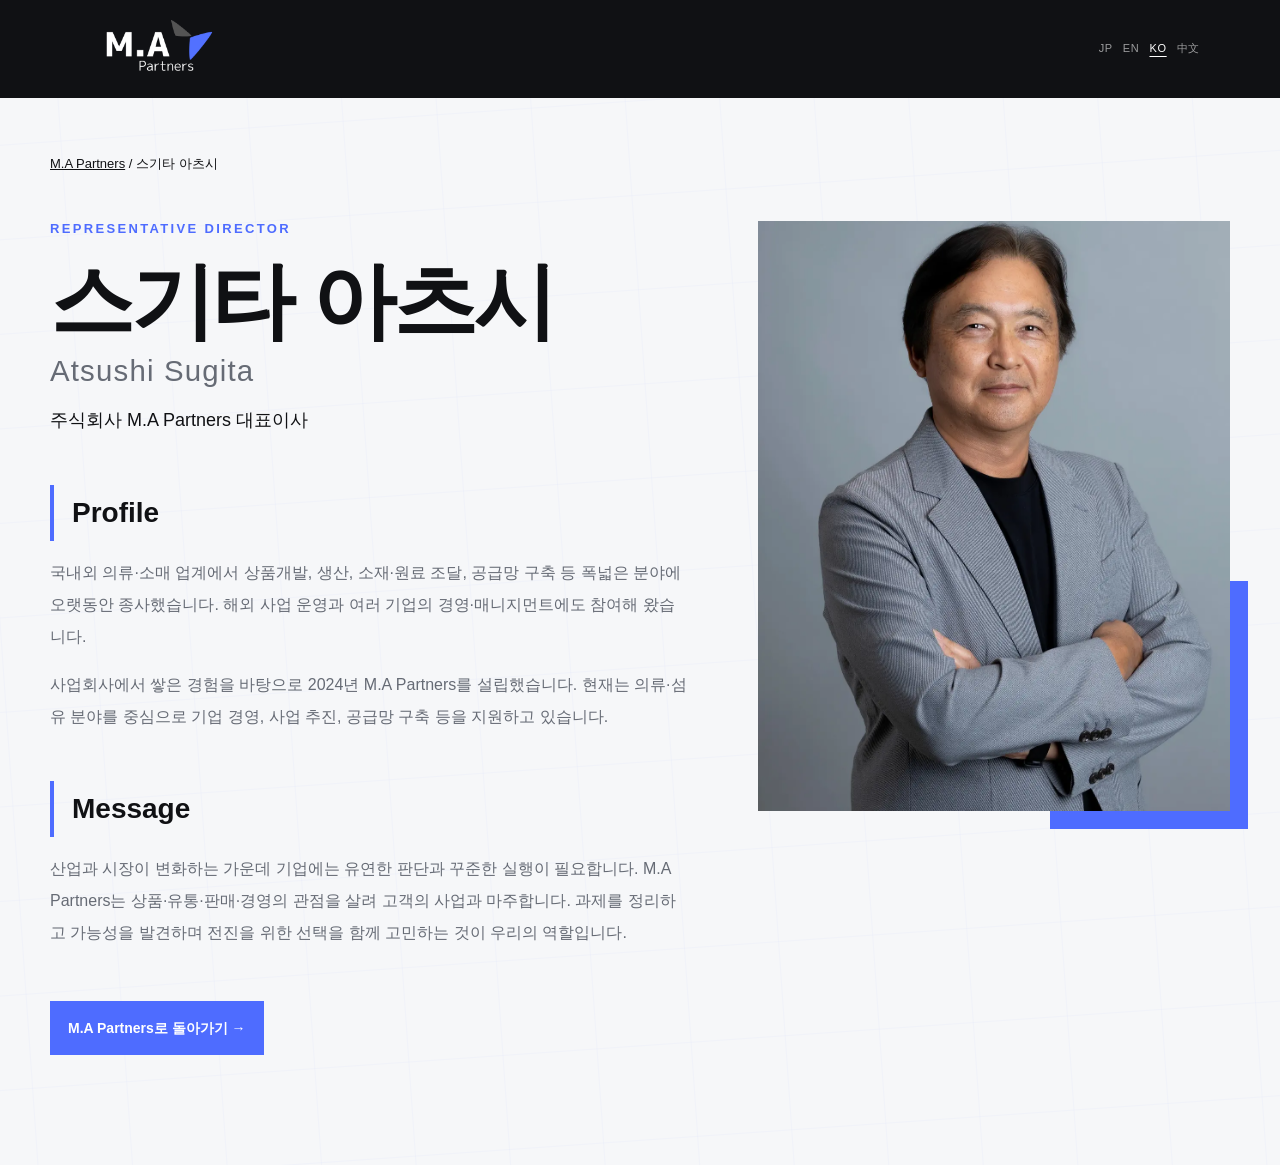
<file: ko/atsushi-sugita/index.html>
<!doctype html><html lang="ko"><head><meta charset="utf-8"><meta name="viewport" content="width=device-width,initial-scale=1"><title>스기타 아츠시 | M.A Partners 대표이사</title><meta name="description" content="M.A Partners 대표이사 스기타 아츠시의 프로필. 국내외 의류·소매 업계에서 상품개발, 생산, 소재·원료 조달, 공급망 구축, 사업 운영 및 경영에 폭넓은 경험을 보유하고 있습니다."><meta name="robots" content="index,follow,max-image-preview:large,max-snippet:-1,max-video-preview:-1"><link rel="canonical" href="https://ma-ptrs.co.jp/ko/atsushi-sugita/"><link rel="alternate" hreflang="ja" href="https://ma-ptrs.co.jp/atsushi-sugita/"><link rel="alternate" hreflang="en" href="https://ma-ptrs.co.jp/en/atsushi-sugita/"><link rel="alternate" hreflang="ko" href="https://ma-ptrs.co.jp/ko/atsushi-sugita/"><link rel="alternate" hreflang="zh-Hans" href="https://ma-ptrs.co.jp/zh/atsushi-sugita/"><link rel="alternate" hreflang="x-default" href="https://ma-ptrs.co.jp/atsushi-sugita/"><link rel="icon" href="/favicon.svg" type="image/svg+xml" sizes="any"><link rel="stylesheet" href="../../style.css"><script type="application/ld+json">{"@context":"https://schema.org","@type":"Person","name":"스기타 아츠시","alternateName":["Atsushi Sugita","杉田 篤"],"url":"https://ma-ptrs.co.jp/ko/atsushi-sugita/","image":"https://ma-ptrs.co.jp/assets/representative.webp","jobTitle":"대표이사","worksFor":{"@type":"Organization","name":"주식회사 M.A Partners","url":"https://ma-ptrs.co.jp/ko/"}}</script><style>body{background:#f6f7f9}.profile-page{min-height:100vh;color:#101114;background:#f6f7f9;position:relative;overflow:hidden}.profile-page:before{content:"";position:absolute;inset:0;pointer-events:none;opacity:.28;background-image:linear-gradient(rgba(78,108,255,.10) 1px,transparent 1px),linear-gradient(90deg,rgba(78,108,255,.10) 1px,transparent 1px);background-size:82px 82px;transform:rotate(-4deg) scale(1.15)}.profile-header{height:98px;background:#101114;position:relative;z-index:2}.profile-header-inner{max-width:1180px;height:98px;padding:0 30px;margin:auto;display:flex;align-items:center;justify-content:space-between}.profile-logo,.profile-logo img{display:block;width:154px;height:auto}.profile-lang{display:flex;align-items:center;gap:10px;font-size:11px;letter-spacing:.06em}.profile-lang a{color:rgba(255,255,255,.58);text-decoration:none}.profile-lang a.active{color:#fff;text-decoration:underline;text-underline-offset:4px}.profile-wrap{width:min(1180px,calc(100% - 60px));margin:0 auto;padding:54px 0 110px;position:relative;z-index:1}.profile-breadcrumb{font-size:13px;margin:0 0 42px}.profile-breadcrumb a{color:inherit}.profile-grid{display:grid;grid-template-columns:minmax(0,1.15fr) minmax(300px,.85fr);gap:70px;align-items:start}.profile-kicker{font-size:13px;letter-spacing:.18em;font-weight:700;margin:0 0 18px;color:#4e6cff}.profile-title{font-size:clamp(42px,7vw,84px);line-height:1.02;letter-spacing:-.04em;margin:0 0 18px}.profile-title span{display:block;font-size:.35em;letter-spacing:.04em;margin-top:12px;font-weight:500;color:#666b75}.profile-role{font-size:18px;margin:0 0 38px}.profile-copy{font-size:16px;line-height:2;max-width:680px}.profile-copy p{color:#666b75}.profile-copy h2{font-size:28px;margin:48px 0 16px;padding-left:18px;border-left:4px solid #4e6cff}.profile-photo{position:relative;margin-top:4px}.profile-photo:after{content:"";position:absolute;right:-18px;bottom:-18px;width:42%;height:42%;background:#4e6cff;z-index:-1}.profile-photo img{width:100%;display:block;aspect-ratio:4/5;object-fit:cover;position:relative;z-index:1}.profile-back{display:inline-flex;margin-top:36px;padding:13px 18px;background:#4e6cff;color:#fff;text-decoration:none;font-size:14px;font-weight:700}@media(max-width:760px){.profile-header,.profile-header-inner{height:72px}.profile-header-inner{padding:0 20px}.profile-logo,.profile-logo img{width:130px}.profile-wrap{width:calc(100% - 40px);padding:36px 0 72px}.profile-breadcrumb{margin-bottom:34px}.profile-grid{grid-template-columns:1fr;gap:42px}.profile-photo{order:-1;margin:0 14px 10px 0}.profile-photo:after{right:-12px;bottom:-12px}.profile-title{font-size:48px}}</style></head><body><main class="profile-page"><header class="profile-header"><div class="profile-header-inner"><a class="profile-logo" href="/ko/" aria-label="M.A Partners 홈"><img src="../../assets/logo-light.png" alt="M.A Partners"></a><div class="profile-lang" aria-label="언어 선택"><a href="/atsushi-sugita/" lang="ja">JP</a><a href="/en/atsushi-sugita/" lang="en">EN</a><a class="active" href="/ko/atsushi-sugita/" lang="ko">KO</a><a href="/zh/atsushi-sugita/" lang="zh-Hans">中文</a></div></div></header><div class="profile-wrap"><nav class="profile-breadcrumb" aria-label="경로"><a href="/ko/">M.A Partners</a> / 스기타 아츠시</nav><div class="profile-grid"><article><p class="profile-kicker">REPRESENTATIVE DIRECTOR</p><h1 class="profile-title">스기타 아츠시<span>Atsushi Sugita</span></h1><p class="profile-role">주식회사 M.A Partners 대표이사</p><div class="profile-copy"><h2>Profile</h2><p>국내외 의류·소매 업계에서 상품개발, 생산, 소재·원료 조달, 공급망 구축 등 폭넓은 분야에 오랫동안 종사했습니다. 해외 사업 운영과 여러 기업의 경영·매니지먼트에도 참여해 왔습니다.</p><p>사업회사에서 쌓은 경험을 바탕으로 2024년 M.A Partners를 설립했습니다. 현재는 의류·섬유 분야를 중심으로 기업 경영, 사업 추진, 공급망 구축 등을 지원하고 있습니다.</p><h2>Message</h2><p>산업과 시장이 변화하는 가운데 기업에는 유연한 판단과 꾸준한 실행이 필요합니다. M.A Partners는 상품·유통·판매·경영의 관점을 살려 고객의 사업과 마주합니다. 과제를 정리하고 가능성을 발견하며 전진을 위한 선택을 함께 고민하는 것이 우리의 역할입니다.</p><a class="profile-back" href="/ko/">M.A Partners로 돌아가기 →</a></div></article><aside class="profile-photo"><img src="../../assets/representative.webp" alt="M.A Partners 대표이사 스기타 아츠시"></aside></div></div></main></body></html>
</file>
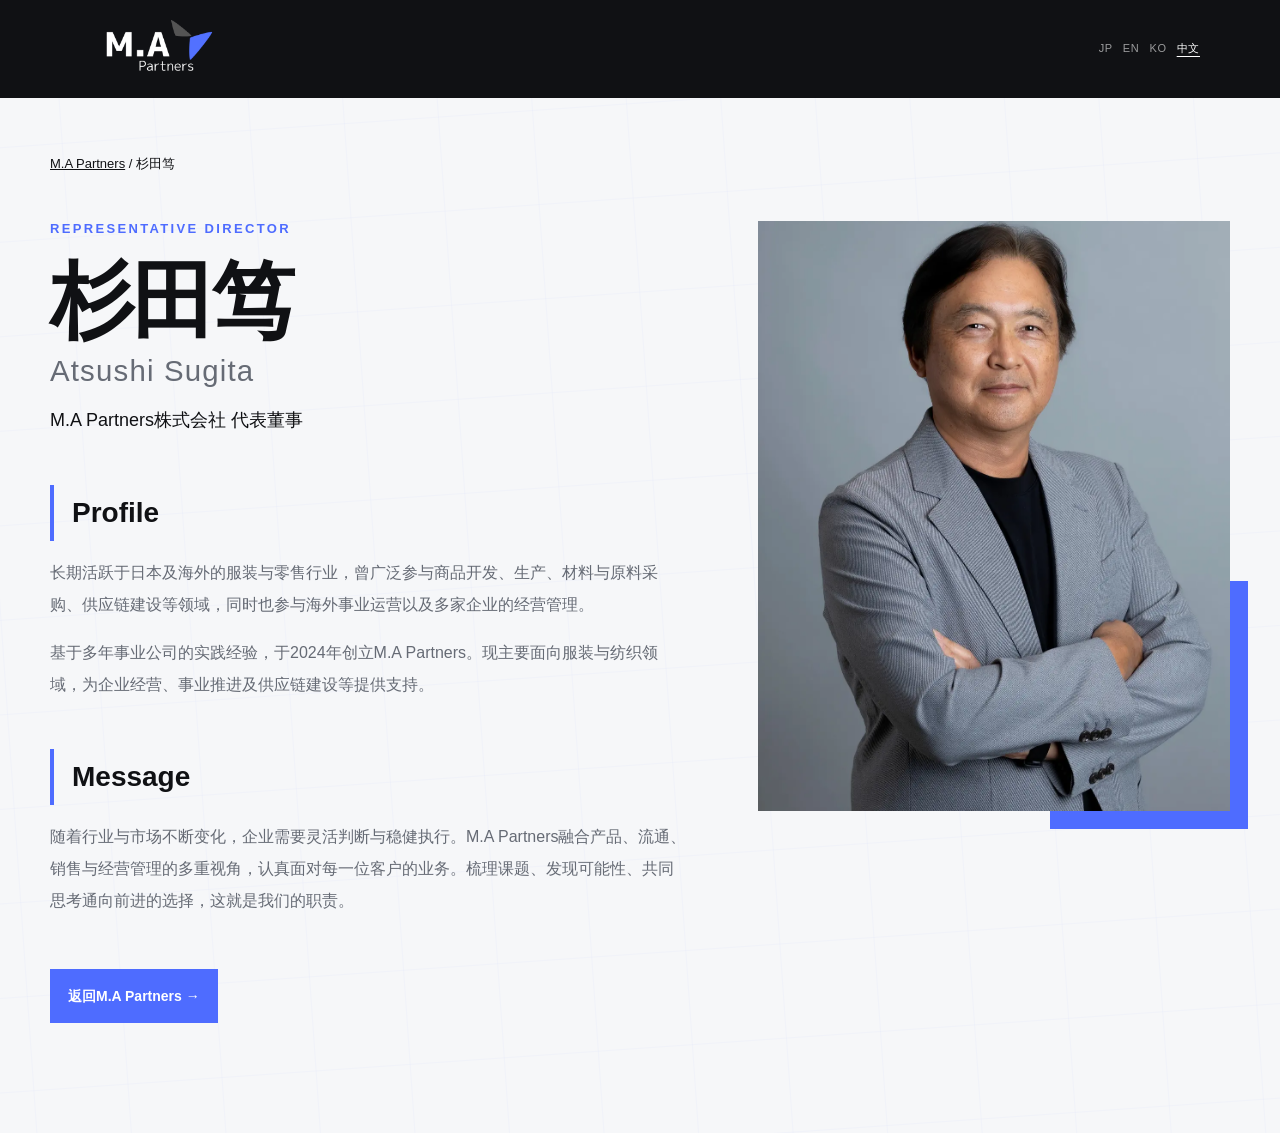
<file: zh/atsushi-sugita/index.html>
<!doctype html><html lang="zh-Hans"><head><meta charset="utf-8"><meta name="viewport" content="width=device-width,initial-scale=1"><title>杉田笃 | M.A Partners代表董事</title><meta name="description" content="M.A Partners代表董事杉田笃的个人简介。长期从事国内外服装与零售行业的商品开发、生产、材料与原料采购、供应链建设及事业运营管理。"><meta name="robots" content="index,follow,max-image-preview:large,max-snippet:-1,max-video-preview:-1"><link rel="canonical" href="https://ma-ptrs.co.jp/zh/atsushi-sugita/"><link rel="alternate" hreflang="ja" href="https://ma-ptrs.co.jp/atsushi-sugita/"><link rel="alternate" hreflang="en" href="https://ma-ptrs.co.jp/en/atsushi-sugita/"><link rel="alternate" hreflang="ko" href="https://ma-ptrs.co.jp/ko/atsushi-sugita/"><link rel="alternate" hreflang="zh-Hans" href="https://ma-ptrs.co.jp/zh/atsushi-sugita/"><link rel="alternate" hreflang="x-default" href="https://ma-ptrs.co.jp/atsushi-sugita/"><link rel="icon" href="/favicon.svg" type="image/svg+xml" sizes="any"><link rel="stylesheet" href="../../style.css"><script type="application/ld+json">{"@context":"https://schema.org","@type":"Person","name":"杉田笃","alternateName":["Atsushi Sugita","杉田 篤"],"url":"https://ma-ptrs.co.jp/zh/atsushi-sugita/","image":"https://ma-ptrs.co.jp/assets/representative.webp","jobTitle":"代表董事","worksFor":{"@type":"Organization","name":"M.A Partners株式会社","url":"https://ma-ptrs.co.jp/zh/"}}</script><style>body{background:#f6f7f9}.profile-page{min-height:100vh;color:#101114;background:#f6f7f9;position:relative;overflow:hidden}.profile-page:before{content:"";position:absolute;inset:0;pointer-events:none;opacity:.28;background-image:linear-gradient(rgba(78,108,255,.10) 1px,transparent 1px),linear-gradient(90deg,rgba(78,108,255,.10) 1px,transparent 1px);background-size:82px 82px;transform:rotate(-4deg) scale(1.15)}.profile-header{height:98px;background:#101114;position:relative;z-index:2}.profile-header-inner{max-width:1180px;height:98px;padding:0 30px;margin:auto;display:flex;align-items:center;justify-content:space-between}.profile-logo,.profile-logo img{display:block;width:154px;height:auto}.profile-lang{display:flex;align-items:center;gap:10px;font-size:11px;letter-spacing:.06em}.profile-lang a{color:rgba(255,255,255,.58);text-decoration:none}.profile-lang a.active{color:#fff;text-decoration:underline;text-underline-offset:4px}.profile-wrap{width:min(1180px,calc(100% - 60px));margin:0 auto;padding:54px 0 110px;position:relative;z-index:1}.profile-breadcrumb{font-size:13px;margin:0 0 42px}.profile-breadcrumb a{color:inherit}.profile-grid{display:grid;grid-template-columns:minmax(0,1.15fr) minmax(300px,.85fr);gap:70px;align-items:start}.profile-kicker{font-size:13px;letter-spacing:.18em;font-weight:700;margin:0 0 18px;color:#4e6cff}.profile-title{font-size:clamp(42px,7vw,84px);line-height:1.02;letter-spacing:-.04em;margin:0 0 18px}.profile-title span{display:block;font-size:.35em;letter-spacing:.04em;margin-top:12px;font-weight:500;color:#666b75}.profile-role{font-size:18px;margin:0 0 38px}.profile-copy{font-size:16px;line-height:2;max-width:680px}.profile-copy p{color:#666b75}.profile-copy h2{font-size:28px;margin:48px 0 16px;padding-left:18px;border-left:4px solid #4e6cff}.profile-photo{position:relative;margin-top:4px}.profile-photo:after{content:"";position:absolute;right:-18px;bottom:-18px;width:42%;height:42%;background:#4e6cff;z-index:-1}.profile-photo img{width:100%;display:block;aspect-ratio:4/5;object-fit:cover;position:relative;z-index:1}.profile-back{display:inline-flex;margin-top:36px;padding:13px 18px;background:#4e6cff;color:#fff;text-decoration:none;font-size:14px;font-weight:700}@media(max-width:760px){.profile-header,.profile-header-inner{height:72px}.profile-header-inner{padding:0 20px}.profile-logo,.profile-logo img{width:130px}.profile-wrap{width:calc(100% - 40px);padding:36px 0 72px}.profile-breadcrumb{margin-bottom:34px}.profile-grid{grid-template-columns:1fr;gap:42px}.profile-photo{order:-1;margin:0 14px 10px 0}.profile-photo:after{right:-12px;bottom:-12px}.profile-title{font-size:48px}}</style></head><body><main class="profile-page"><header class="profile-header"><div class="profile-header-inner"><a class="profile-logo" href="/zh/" aria-label="M.A Partners首页"><img src="../../assets/logo-light.png" alt="M.A Partners"></a><div class="profile-lang" aria-label="语言选择"><a href="/atsushi-sugita/" lang="ja">JP</a><a href="/en/atsushi-sugita/" lang="en">EN</a><a href="/ko/atsushi-sugita/" lang="ko">KO</a><a class="active" href="/zh/atsushi-sugita/" lang="zh-Hans">中文</a></div></div></header><div class="profile-wrap"><nav class="profile-breadcrumb" aria-label="面包屑导航"><a href="/zh/">M.A Partners</a> / 杉田笃</nav><div class="profile-grid"><article><p class="profile-kicker">REPRESENTATIVE DIRECTOR</p><h1 class="profile-title">杉田笃<span>Atsushi Sugita</span></h1><p class="profile-role">M.A Partners株式会社 代表董事</p><div class="profile-copy"><h2>Profile</h2><p>长期活跃于日本及海外的服装与零售行业，曾广泛参与商品开发、生产、材料与原料采购、供应链建设等领域，同时也参与海外事业运营以及多家企业的经营管理。</p><p>基于多年事业公司的实践经验，于2024年创立M.A Partners。现主要面向服装与纺织领域，为企业经营、事业推进及供应链建设等提供支持。</p><h2>Message</h2><p>随着行业与市场不断变化，企业需要灵活判断与稳健执行。M.A Partners融合产品、流通、销售与经营管理的多重视角，认真面对每一位客户的业务。梳理课题、发现可能性、共同思考通向前进的选择，这就是我们的职责。</p><a class="profile-back" href="/zh/">返回M.A Partners →</a></div></article><aside class="profile-photo"><img src="../../assets/representative.webp" alt="M.A Partners代表董事杉田笃"></aside></div></div></main></body></html>
</file>
<file: style.css>
:root {
  --ink: #101114;
  --paper: #f6f7f9;
  --white: #ffffff;
  --blue: #4e6cff;
  --line: rgba(16, 17, 20, .16);
  --muted: #666b75;
  --max: 1180px;
}

* { box-sizing: border-box; }
html { scroll-behavior: smooth; }
body { margin: 0; color: var(--ink); background: var(--paper); font-family: "Yu Gothic", "Hiragino Kaku Gothic ProN", "Noto Sans JP", Arial, sans-serif; line-height: 1.8; }
main, .site-footer { position: relative; z-index: 1; }
img { max-width: 100%; display: block; }
a { color: inherit; }
.sr-only { position: absolute; width: 1px; height: 1px; padding: 0; margin: -1px; overflow: hidden; clip: rect(0,0,0,0); white-space: nowrap; border: 0; }
.skip-link { position: fixed; top: -100px; left: 1rem; z-index: 100; background: #fff; padding: .75rem 1rem; }
.skip-link:focus { top: 1rem; }
.ambient-bg { position: fixed; inset: 0; z-index: 0; pointer-events: none; overflow: hidden; background: var(--paper); }
.ambient-grid { position: absolute; inset: -18%; opacity: .3; background-image: linear-gradient(rgba(78,108,255,.12) 1px, transparent 1px), linear-gradient(90deg, rgba(78,108,255,.12) 1px, transparent 1px); background-size: 82px 82px; transform: translate3d(0, var(--scroll-grid, 0px), 0) rotate(-4deg); }
.ambient-glow { position: absolute; display: block; border-radius: 50%; filter: blur(10px); opacity: .24; will-change: transform; }
.ambient-glow-a { width: 520px; height: 520px; top: 20%; right: -260px; background: radial-gradient(circle, #7b8eff 0, rgba(78,108,255,0) 68%); transform: translate3d(0, var(--scroll-glow-a, 0px), 0); }
.ambient-glow-b { width: 420px; height: 420px; top: 68%; left: -210px; background: radial-gradient(circle, #aeb9ff 0, rgba(78,108,255,0) 70%); transform: translate3d(0, var(--scroll-glow-b, 0px), 0); }
.reveal { opacity: 0; transform: translateY(44px); transition: opacity .85s ease, transform .85s cubic-bezier(.2,.7,.2,1); }
.reveal.in-view { opacity: 1; transform: none; }
.reveal-child { opacity: 0; transform: translateY(30px); transition: opacity .75s ease, transform .75s ease; }
.in-view .reveal-child { opacity: 1; transform: none; }
.in-view .reveal-child:nth-child(2) { transition-delay: .12s; }
.in-view .reveal-child:nth-child(3) { transition-delay: .24s; }

.site-header { position: absolute; inset: 0 0 auto; z-index: 20; color: #fff; }
.header-inner { max-width: var(--max); height: 98px; padding: 0 30px; margin: auto; display: flex; align-items: center; justify-content: space-between; }
.brand img { width: 154px; height: auto; }
.site-nav { display: flex; align-items: center; gap: 24px; font-size: 14px; font-weight: 600; }
.site-nav a { text-decoration: none; }
.nav-contact { padding: 10px 18px; border: 1px solid rgba(255,255,255,.5); border-radius: 999px; }
.language-switch { display: flex; align-items: center; gap: 10px; margin-left: -8px; padding-left: 16px; border-left: 1px solid rgba(255,255,255,.28); font-size: 11px; letter-spacing: .06em; }
.language-switch a { color: rgba(255,255,255,.58); }
.language-switch a.active { color: #fff; text-decoration: underline; text-underline-offset: 4px; }
.menu-button { display: none; }

.hero { min-height: 760px; position: relative; display: grid; place-items: center; overflow: hidden; color: #fff; background: #101114; }
.hero-grid { position: absolute; inset: -10%; opacity: .18; background-image: linear-gradient(rgba(255,255,255,.15) 1px, transparent 1px), linear-gradient(90deg, rgba(255,255,255,.15) 1px, transparent 1px); background-size: 90px 90px; mask-image: linear-gradient(to bottom, #000, transparent 95%); transform: translate3d(0, var(--scroll-hero-grid, 0px), 0); will-change: transform; }
.hero-orb { position: absolute; border-radius: 50%; filter: blur(2px); opacity: .9; }
.hero-orb-one { width: 440px; height: 440px; right: -120px; top: 80px; background: radial-gradient(circle at 35% 30%, #8495ff, #4e6cff 55%, #26388f); transform: translate3d(0, var(--scroll-orb-a, 0px), 0) rotate(var(--scroll-rotate, 0deg)); will-change: transform; }
.hero-orb-two { width: 180px; height: 180px; right: 24%; bottom: -90px; background: #3b3f48; transform: translate3d(0, var(--scroll-orb-b, 0px), 0); will-change: transform; }
.hero-inner { width: min(var(--max), calc(100% - 60px)); position: relative; z-index: 2; padding-top: 50px; }
.eyebrow { margin: 0 0 22px; font-size: 12px; letter-spacing: .24em; font-weight: 700; }
.hero h1 { max-width: 1080px; margin: 0; font-size: clamp(30px, 7vw, 94px); line-height: 1.14; letter-spacing: -.045em; }
.hero h1 span { display: block; white-space: nowrap; }
.hero h1 span:last-child { color: #a8b4ff; }
.hero-copy { max-width: 560px; margin: 34px 0 40px; color: rgba(255,255,255,.72); font-size: 17px; }
.button { display: inline-flex; align-items: center; gap: 42px; padding: 16px 22px; border-radius: 2px; text-decoration: none; font-size: 14px; font-weight: 700; transition: transform .2s, background .2s; }
.button:hover { transform: translateY(-2px); }
.button-primary { background: var(--blue); color: #fff; }
.hero-index { position: absolute; right: 40px; bottom: 32px; z-index: 2; width: 160px; display: flex; justify-content: space-between; border-top: 1px solid rgba(255,255,255,.3); padding-top: 8px; font-size: 12px; }

.section { max-width: var(--max); margin: auto; padding: 130px 30px; }
.section-label { display: flex; gap: 24px; align-items: center; font-size: 17px; line-height: 1.2; letter-spacing: .14em; font-weight: 700; }
.section-label span { color: var(--blue); font-size: 22px; letter-spacing: 0; }
.section-label.light { color: #fff; }
.intro-body { display: grid; grid-template-columns: 1.05fr 1fr; gap: 100px; margin-top: 70px; }
.lead { margin: 0; font-size: clamp(24px, 3.2vw, 40px); line-height: 1.6; font-weight: 700; letter-spacing: -.02em; }
.intro-copy h2 { margin: 0 0 32px; font-size: 27px; line-height: 1.6; }
.intro-copy p { color: var(--muted); margin: 0 0 1.2rem; }

.strengths { max-width: none; padding-left: max(30px, calc((100% - var(--max))/2 + 30px)); padding-right: max(30px, calc((100% - var(--max))/2 + 30px)); background: rgba(255,255,255,.78); backdrop-filter: blur(12px); }
.dark-heading { max-width: var(--max); margin: auto 0 62px; }
.dark-heading h2 { font-size: clamp(40px, 5.5vw, 70px); line-height: 1.25; }
.strength-grid { max-width: var(--max); margin: auto; display: grid; grid-template-columns: repeat(3, 1fr); border-top: 1px solid var(--line); border-left: 1px solid var(--line); }
.strength-card { min-height: 350px; padding: 30px 34px; border-right: 1px solid var(--line); border-bottom: 1px solid var(--line); background: rgba(246,247,249,.62); }
.strength-image { width: calc(100% + 68px); height: 190px; margin: -30px -34px 24px; object-fit: cover; filter: saturate(.88) contrast(1.03); }
.strength-card > span { color: var(--blue); font-size: 13px; font-weight: 700; }
.strength-card h3 { margin: 30px 0 20px; font-size: 27px; line-height: 1.45; }
.strength-card p { color: var(--muted); }

.business { max-width: none; padding-left: max(30px, calc((100% - var(--max))/2 + 30px)); padding-right: max(30px, calc((100% - var(--max))/2 + 30px)); color: #fff; background: #15171b; }
.section-heading { display: flex; justify-content: space-between; align-items: flex-end; max-width: var(--max); margin: auto auto 54px; }
.section-heading h2 { margin: 0; font-size: clamp(42px, 6vw, 74px); line-height: 1; }
.service-list { max-width: var(--max); margin: auto; border-top: 1px solid rgba(255,255,255,.18); }
.service-card { display: grid; grid-template-columns: 80px 1fr 48px; gap: 28px; align-items: start; padding: 38px 0; border-bottom: 1px solid rgba(255,255,255,.18); }
.service-number { color: #8495ff; font-size: 13px; }
.service-card h3 { margin: 0 0 8px; font-size: 26px; }
.service-title { display: flex; align-items: center; gap: 18px; margin-bottom: 16px; }
.service-title h3 { margin: 0; }
.service-icon { width: 48px; height: 48px; flex: 0 0 48px; display: grid; place-items: center; border: 1px solid rgba(132,149,255,.42); color: #8495ff; }
.service-icon svg { width: 30px; height: 30px; fill: none; stroke: currentColor; stroke-width: 1.7; stroke-linecap: round; stroke-linejoin: round; }
.service-card p { max-width: 680px; margin: 0; color: rgba(255,255,255,.62); }
.service-card ul { display: flex; flex-wrap: wrap; gap: 8px; margin: 20px 0 0; padding: 0; list-style: none; }
.service-card li { padding: 5px 10px; border: 1px solid rgba(255,255,255,.18); color: rgba(255,255,255,.7); font-size: 12px; }
.service-mark { font-size: 25px; color: #8495ff; }

.approach { display: grid; grid-template-columns: .85fr 1.15fr; gap: 100px; background: transparent; }
.approach-copy { position: sticky; top: 90px; align-self: start; }
.approach-copy h2 { margin: 58px 0 28px; font-size: clamp(30px, 4vw, 58px); line-height: 1.3; letter-spacing: -.045em; }
.approach-copy h2 span { display: block; white-space: nowrap; }
.approach-copy > p { max-width: 440px; color: var(--muted); }
.approach-steps { margin: 0; padding: 0; list-style: none; counter-reset: item; }
.approach-steps li { display: grid; grid-template-columns: 90px 1fr; gap: 30px; min-height: 210px; padding: 36px 0; border-top: 1px solid var(--line); }
.approach-steps li:last-child { border-bottom: 1px solid var(--line); }
.approach-steps span { color: var(--blue); font-size: 12px; font-weight: 700; letter-spacing: .08em; }
.approach-steps h3 { margin: 0 0 12px; font-size: 25px; }
.approach-steps p { margin: 0; color: var(--muted); }

.mission { min-height: 500px; padding-top: 82px; padding-bottom: 82px; display: grid; grid-template-columns: 1.05fr .95fr; align-items: center; gap: 40px; }
.mission-kicker { margin: 42px 0 10px; color: var(--blue); font-size: 13px; font-weight: 700; letter-spacing: .2em; }
.mission h2 { margin: 0 0 22px; font-size: clamp(32px, 6vw, 76px); line-height: 1.18; letter-spacing: -.05em; }
.mission h2 span { display: block; white-space: nowrap; }
.mission-panel > p:last-child { max-width: 520px; color: var(--muted); font-size: 18px; }
.mission-graphic { position: relative; height: 290px; }
.motion-system { position: absolute; width: 290px; height: 290px; left: 50%; top: 50%; transform: translate(-50%,-50%); }
.motion-ring { position: absolute; border-radius: 50%; border: 1px dashed rgba(78,108,255,.32); }
.motion-ring-outer { inset: 12px; animation: orbit-spin 32s linear infinite; }
.motion-ring-inner { inset: 70px; border-style: solid; border-color: rgba(16,17,20,.12); animation: orbit-spin-reverse 22s linear infinite; }
.motion-core { position: absolute; z-index: 3; width: 128px; height: 96px; left: 50%; top: 50%; display: grid; place-items: center; padding: 18px 12px; transform: translate(-50%,-50%); border: 1px solid rgba(78,108,255,.2); border-radius: 18px; background: rgba(255,255,255,.96); box-shadow: 0 18px 45px rgba(16,17,20,.18); }
.motion-core img { width: 100%; height: auto; }
.motion-orbit { position: absolute; inset: 12px; border-radius: 50%; animation: orbit-spin 18s linear infinite; }
.motion-node { position: absolute; width: 58px; height: 58px; }
.motion-node > span { width: 100%; height: 100%; display: grid; place-items: center; border: 1px solid rgba(78,108,255,.38); border-radius: 16px; color: var(--blue); background: rgba(255,255,255,.86); box-shadow: 0 10px 24px rgba(16,17,20,.08); animation: orbit-spin-reverse 18s linear infinite; }
.motion-node svg { width: 30px; height: 30px; fill: none; stroke: currentColor; stroke-width: 1.7; stroke-linecap: round; stroke-linejoin: round; }
.node-one { left: 50%; top: -18px; transform: translateX(-50%); }
.node-two { right: -18px; top: 50%; transform: translateY(-50%); }
.node-three { left: 50%; bottom: -18px; transform: translateX(-50%); }
.node-four { left: -18px; top: 50%; transform: translateY(-50%); }
.motion-dot { position: absolute; display: block; width: 12px; height: 12px; border-radius: 50%; background: #8193ff; box-shadow: 0 0 0 7px rgba(78,108,255,.1); animation: dot-pulse 2.6s ease-in-out infinite; }
.dot-one { right: 48px; top: 36px; }
.dot-two { left: 34px; bottom: 54px; animation-delay: -.8s; }
.dot-three { right: 30px; bottom: 70px; width: 8px; height: 8px; animation-delay: -1.5s; }
@keyframes orbit-spin { to { transform: rotate(360deg); } }
@keyframes orbit-spin-reverse { to { transform: rotate(-360deg); } }
@keyframes dot-pulse { 0%,100% { opacity: .45; transform: scale(.8); } 50% { opacity: 1; transform: scale(1.15); } }

.message { position: relative; z-index: 1; overflow: hidden; padding: 84px 30px; color: #fff; background: #25282f; }
.message-track { position: absolute; top: 22px; left: 0; white-space: nowrap; color: rgba(255,255,255,.045); font-size: clamp(90px, 15vw, 210px); font-weight: 800; line-height: 1; transform: translate3d(var(--scroll-track, 0px), 0, 0); will-change: transform; }
.message-inner { position: relative; max-width: var(--max); margin: auto; }
.message-en { margin: 0 0 32px; color: #8495ff; font-size: 12px; font-weight: 700; letter-spacing: .2em; }
.message-layout { display: grid; grid-template-columns: minmax(260px, .45fr) minmax(0, 1.55fr); align-items: end; gap: clamp(40px, 7vw, 100px); }
.message-copy { grid-column: 2; padding-bottom: 16px; }
.message blockquote { max-width: 900px; margin: 0 0 30px; font-size: clamp(18px, 2.7vw, 38px); line-height: 1.45; font-weight: 700; letter-spacing: -.03em; }
.message blockquote span { display: block; white-space: nowrap; }
.message-copy > p { max-width: 720px; margin: 0 0 0 auto; color: rgba(255,255,255,.68); font-size: 17px; }
.message-portrait { grid-column: 1; grid-row: 1; width: 100%; max-width: 330px; margin: 0; justify-self: start; }
.message-photo-frame { position: relative; overflow: hidden; aspect-ratio: .72; border: 1px solid rgba(255,255,255,.2); border-radius: 46% 46% 34% 34% / 24% 24% 18% 18%; background: #aab5bd; }
.message-photo-frame::after { content: ""; position: absolute; inset: 0; box-shadow: inset 0 0 0 7px rgba(37,40,47,.2); border-radius: inherit; pointer-events: none; }
.message-photo-frame img { width: 100%; height: 100%; display: block; object-fit: cover; object-position: 50% 22%; }
.message-portrait figcaption { display: grid; gap: 5px; padding-top: 18px; }
.message-portrait figcaption span { color: rgba(255,255,255,.58); font-size: 13px; letter-spacing: .08em; }
.message-portrait figcaption strong { font-size: 19px; font-weight: 600; letter-spacing: .08em; }

.company { display: grid; grid-template-columns: .8fr 1.2fr; gap: 70px; padding-top: 72px; padding-bottom: 72px; border-top: 1px solid var(--line); }
.company-intro h2 { margin: 32px 0 14px; font-size: clamp(40px, 5vw, 64px); line-height: 1; }
.company-intro p { color: var(--muted); }
.company-logo { width: 170px; margin-top: 28px; }
.company-table { margin: 0; }
.company-table > div { display: grid; grid-template-columns: 150px 1fr; gap: 20px; padding: 16px 0; border-bottom: 1px solid var(--line); }
.company-table dt { font-size: 14px; font-weight: 700; }
.company-table dd { margin: 0; color: #34373e; }
.address-line { white-space: nowrap; }
.company-table small { color: var(--muted); }

.contact { padding: 42px 30px; color: #fff; background: var(--blue); }
.contact-inner { max-width: var(--max); margin: auto; }
.contact-title { min-width: 0; }
.contact-title .eyebrow { margin: 0 0 4px; }
.contact h2 { margin: 0; white-space: nowrap; font-size: clamp(24px, 3.2vw, 42px); line-height: 1.25; letter-spacing: -.04em; }
.contact-description { margin: 8px 0 0; white-space: nowrap; color: rgba(255,255,255,.78); font-size: 14px; }
.contact-actions { display: flex; align-items: center; gap: 24px; margin-top: 20px; }
.button-light { margin: 0; background: #fff; color: var(--ink); }
.email { display: block; width: fit-content; margin: 0; color: #fff; font-size: 14px; }
.email span { color: rgba(255,255,255,.7); }
.site-footer { color: #fff; background: #071f30; }
.footer-main { min-height: 0; max-width: var(--max); margin: auto; padding: 28px 30px; display: flex; align-items: center; justify-content: space-between; }
.footer-main img { width: 150px; }
.footer-main a { color: #fff; text-decoration: none; font-size: 13px; }
.footer-copyright { padding: 16px max(30px, calc((100% - var(--max))/2 + 30px)); border-top: 1px solid rgba(255,255,255,.12); color: #fff; font-size: 14px; font-weight: 600; }

@media (max-width: 800px) {
  .header-inner { height: 80px; padding: 0 20px; }
  .brand img { width: 132px; }
  .menu-button { position: relative; z-index: 3; width: 44px; height: 44px; display: grid; place-content: center; gap: 5px; border: 0; background: transparent; }
  .menu-button span:not(.sr-only) { width: 24px; height: 2px; display: block; background: #fff; transition: .2s; }
  .menu-button[aria-expanded="true"] span:nth-child(1) { transform: translateY(7px) rotate(45deg); }
  .menu-button[aria-expanded="true"] span:nth-child(2) { opacity: 0; }
  .menu-button[aria-expanded="true"] span:nth-child(3) { transform: translateY(-7px) rotate(-45deg); }
  .site-nav { position: fixed; inset: 0; display: flex; flex-direction: column; align-items: flex-start; justify-content: center; gap: 20px; padding: 70px 30px; font-size: 22px; background: #101114; opacity: 0; visibility: hidden; transition: .2s; }
  .site-nav.open { opacity: 1; visibility: visible; }
  .nav-contact { border: 0; padding: 0; }
  .language-switch { margin: 12px 0 0; padding: 16px 0 0; border-top: 1px solid rgba(255,255,255,.22); border-left: 0; font-size: 13px; }
  .hero { min-height: 720px; }
  .hero-inner { width: calc(100% - 40px); padding-top: 20px; }
  .hero-copy { font-size: 16px; }
  .hero-orb-one { width: 320px; height: 320px; right: -180px; top: 130px; opacity: .72; }
  .hero-index { display: none; }
  .section { padding: 88px 20px; }
  .intro-body, .company, .mission { grid-template-columns: 1fr; gap: 54px; }
  .intro-body { margin-top: 48px; }
  .section-heading { display: block; }
  .section-heading h2 { margin-top: 36px; }
  .business { padding-left: 20px; padding-right: 20px; }
  .service-card { grid-template-columns: 40px 1fr; gap: 14px; }
  .service-mark { display: none; }
  .service-card h3 { font-size: 21px; }
  .strengths { padding-left: 20px; padding-right: 20px; }
  .dark-heading { display: block; }
  .dark-heading h2 { margin-top: 36px; }
  .strength-grid { grid-template-columns: 1fr; }
  .strength-card { min-height: 300px; }
  .strength-image { height: 210px; }
  .strength-card h3 { margin-top: 24px; }
  .approach { grid-template-columns: 1fr; gap: 46px; }
  .approach-copy { position: static; }
  .section-label { gap: 15px; font-size: 14px; }
  .section-label span { font-size: 18px; }
  .approach-steps li { grid-template-columns: 70px 1fr; gap: 15px; min-height: 190px; }
  .mission { padding-top: 68px; padding-bottom: 68px; }
  .mission-graphic { height: 220px; max-width: 380px; }
  .motion-system { width: 220px; height: 220px; }
  .motion-core { width: 108px; height: 80px; padding: 15px 10px; }
  .motion-node { width: 48px; height: 48px; }
  .motion-node svg { width: 25px; height: 25px; }
  .message { padding: 68px 20px; }
  .message-layout { grid-template-columns: 1fr; gap: 42px; }
  .message-copy { grid-column: auto; }
  .message blockquote { font-size: clamp(18px, 5.2vw, 32px); }
  .message blockquote span { white-space: normal; }
  .message-copy > p { margin-left: 0; }
  .message-portrait { grid-column: auto; grid-row: auto; max-width: 300px; justify-self: center; }
  .company { border-top: 0; }
  .company-table > div { grid-template-columns: 1fr; gap: 5px; }
  .address-line { white-space: normal; }
  .contact { padding: 38px 20px; }
  .contact h2 { white-space: normal; font-size: 30px; }
  .contact-description { white-space: normal; }
  .contact-actions { margin-top: 20px; align-items: flex-start; flex-direction: column; gap: 14px; }
  .footer-main { min-height: 0; padding: 26px 20px; align-items: flex-start; flex-direction: column; gap: 32px; }
  .footer-copyright { padding: 15px 20px; font-size: 13px; }
}

@media (prefers-reduced-motion: reduce) { html { scroll-behavior: auto; } * { transition: none !important; animation: none !important; } }
</file>
